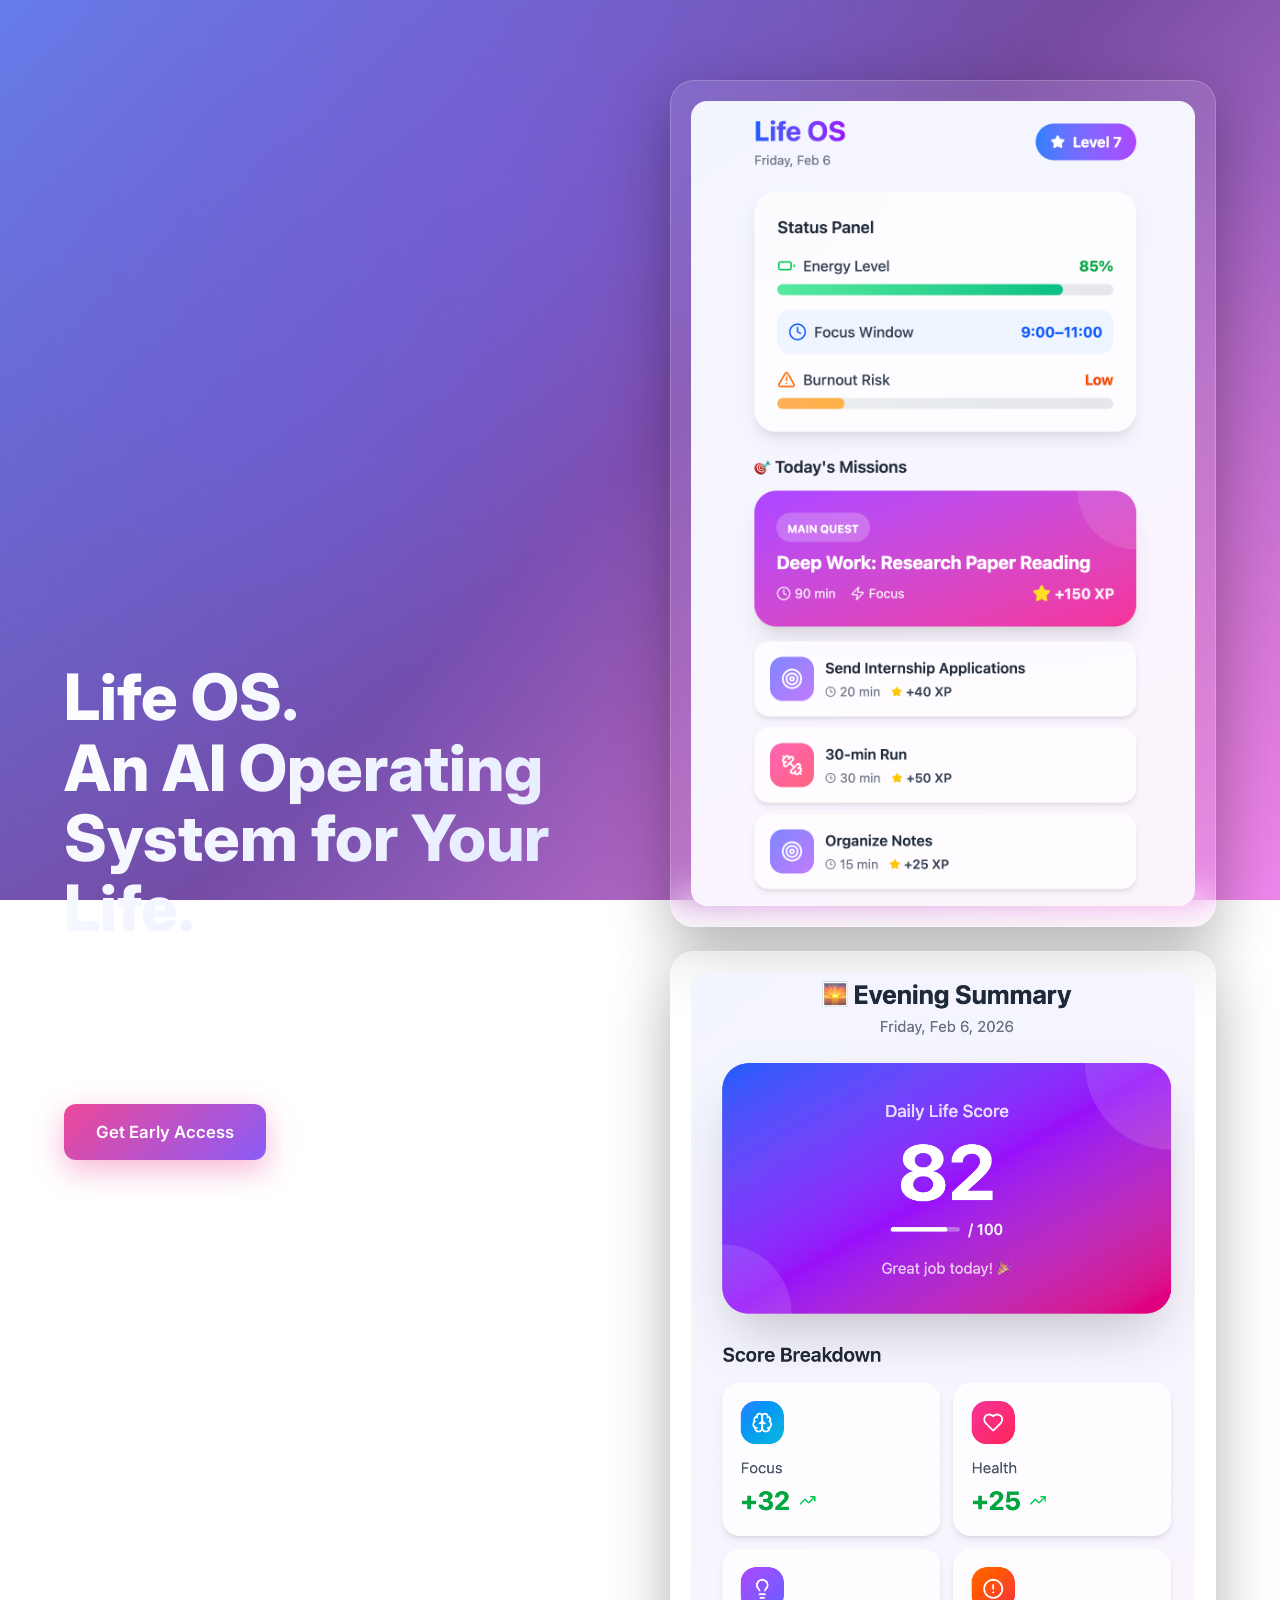
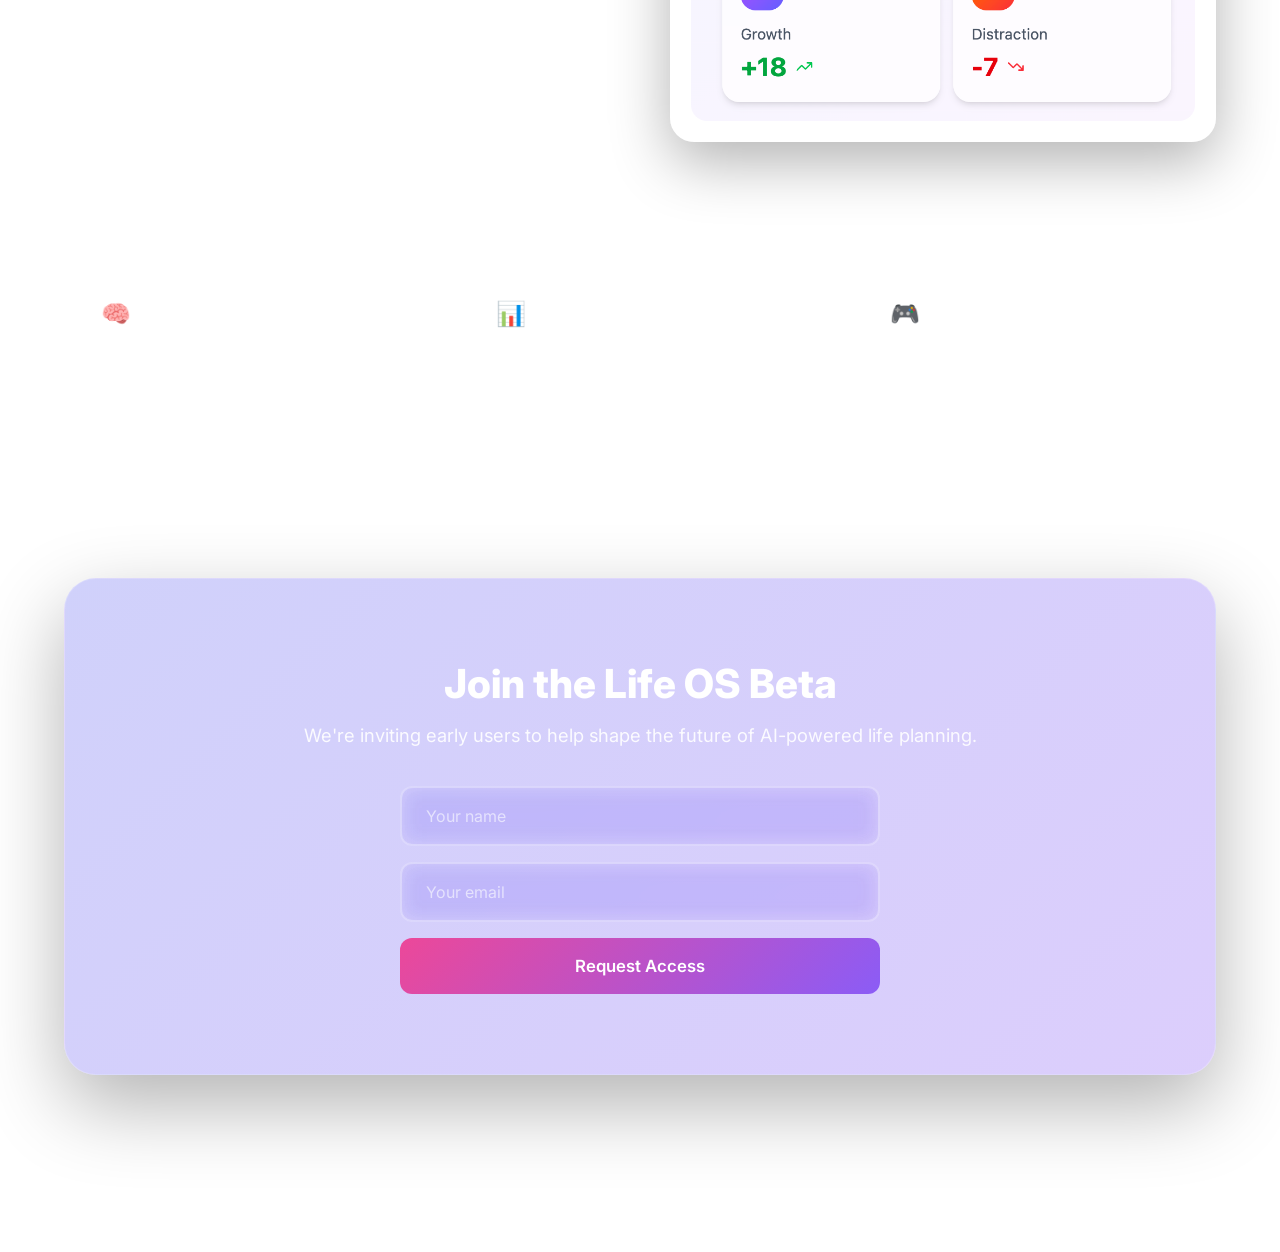
<file: index.html>
<!DOCTYPE html>
<html lang="en">

<head>
    <meta charset="UTF-8" />
    <title>Life OS — AI Life Operating System</title>
    <meta name="viewport" content="width=device-width, initial-scale=1.0" />
    <link rel="stylesheet" href="styles.css" />

    <style>
        :root {
            --primary: #6366f1;
            --primary-dark: #4f46e5;
            --accent: #ec4899;
            --bg: #0f0f23;
            --text: #ffffff;
            --muted: #a1a1aa;
            --card: #1a1a2e;
        }

        * {
            box-sizing: border-box;
            margin: 0;
            padding: 0;
        }

        body {
            font-family: 'Inter', -apple-system, BlinkMacSystemFont, "Segoe UI", Roboto, sans-serif;
            background: linear-gradient(135deg, #667eea 0%, #764ba2 50%, #f093fb 100%);
            background-attachment: fixed;
            color: var(--text);
            overflow-x: hidden;
        }

        /* Animated Background Mesh */
        .bg-mesh {
            position: fixed;
            top: 0;
            left: 0;
            width: 100%;
            height: 100%;
            background:
                radial-gradient(circle at 20% 50%, rgba(99, 102, 241, 0.3) 0%, transparent 50%),
                radial-gradient(circle at 80% 80%, rgba(236, 72, 153, 0.3) 0%, transparent 50%),
                radial-gradient(circle at 40% 20%, rgba(139, 92, 246, 0.3) 0%, transparent 50%);
            animation: float 20s ease-in-out infinite;
            z-index: -1;
        }

        .container {
            max-width: 1200px;
            margin: 0 auto;
            padding: 80px 24px;
            position: relative;
            z-index: 1;
        }

        /* HERO SECTION */
        .hero {
            display: grid;
            grid-template-columns: 1fr 1fr;
            gap: 60px;
            align-items: center;
            margin-bottom: 120px;
            animation: fadeInUp 0.8s ease;
        }

        .hero-content h1 {
            font-size: 4rem;
            line-height: 1.1;
            margin-bottom: 24px;
            font-weight: 800;
            background: linear-gradient(135deg, #ffffff 0%, #e0e7ff 100%);
            -webkit-background-clip: text;
            -webkit-text-fill-color: transparent;
            background-clip: text;
        }

        .hero-content p {
            font-size: 1.25rem;
            color: rgba(255, 255, 255, 0.9);
            margin-bottom: 40px;
            line-height: 1.6;
        }

        .cta {
            display: flex;
            gap: 16px;
            flex-wrap: wrap;
        }

        .btn-primary,
        .btn-secondary {
            padding: 16px 32px;
            font-size: 1.05rem;
            font-weight: 600;
            border-radius: 12px;
            cursor: pointer;
            border: none;
            font-family: 'Inter', sans-serif;
            position: relative;
            overflow: hidden;
            transition: all 0.3s ease;
        }

        .btn-primary {
            background: linear-gradient(135deg, #ec4899 0%, #8b5cf6 100%);
            color: white;
            box-shadow: 0 10px 30px rgba(236, 72, 153, 0.4);
        }

        .btn-primary:hover {
            transform: translateY(-2px);
            box-shadow: 0 15px 40px rgba(236, 72, 153, 0.6);
        }

        .btn-secondary {
            background: rgba(255, 255, 255, 0.1);
            backdrop-filter: blur(10px);
            border: 2px solid rgba(255, 255, 255, 0.3);
            color: white;
        }

        .btn-secondary:hover {
            background: rgba(255, 255, 255, 0.2);
            transform: translateY(-2px);
        }

        /* PREVIEW MOCKUPS */
        .preview-container {
            display: flex;
            flex-direction: column;
            gap: 24px;
        }

        .mockup-card {
            background: rgba(255, 255, 255, 0.1);
            backdrop-filter: blur(20px);
            border: 1px solid rgba(255, 255, 255, 0.2);
            border-radius: 24px;
            padding: 20px;
            box-shadow: 0 20px 60px rgba(0, 0, 0, 0.3);
            transition: all 0.4s ease;
            cursor: pointer;
            animation: fadeInUp 1s ease;
        }

        .mockup-card:hover {
            transform: translateY(-8px) scale(1.02);
            box-shadow: 0 30px 80px rgba(0, 0, 0, 0.4);
        }

        .mockup-card img {
            width: 100%;
            border-radius: 16px;
            display: block;
        }

        /* FEATURES */
        .features {
            display: grid;
            grid-template-columns: repeat(3, 1fr);
            gap: 32px;
            margin-bottom: 120px;
        }

        .feature {
            background: rgba(255, 255, 255, 0.1);
            backdrop-filter: blur(20px);
            border: 1px solid rgba(255, 255, 255, 0.2);
            border-radius: 20px;
            padding: 36px;
            transition: all 0.3s ease;
            animation: fadeInUp 1.2s ease;
        }

        .feature:hover {
            transform: translateY(-8px);
            background: rgba(255, 255, 255, 0.15);
            box-shadow: 0 20px 50px rgba(0, 0, 0, 0.3);
        }

        .feature h4 {
            font-size: 1.5rem;
            margin-bottom: 16px;
            font-weight: 700;
        }

        .feature p {
            color: rgba(255, 255, 255, 0.8);
            font-size: 1rem;
            line-height: 1.6;
        }

        /* SIGNUP */
        .signup {
            background: linear-gradient(135deg, rgba(99, 102, 241, 0.3), rgba(139, 92, 246, 0.3));
            backdrop-filter: blur(20px);
            border: 1px solid rgba(255, 255, 255, 0.2);
            border-radius: 32px;
            padding: 80px 48px;
            text-align: center;
            box-shadow: 0 30px 80px rgba(0, 0, 0, 0.3);
        }

        .signup h2 {
            font-size: 2.5rem;
            margin-bottom: 16px;
            font-weight: 800;
        }

        .signup p {
            font-size: 1.15rem;
            opacity: 0.9;
            margin-bottom: 40px;
        }

        form {
            max-width: 480px;
            margin: 0 auto;
            display: grid;
            gap: 16px;
        }

        input {
            padding: 18px 24px;
            border-radius: 12px;
            border: 2px solid rgba(255, 255, 255, 0.3);
            font-size: 1rem;
            font-family: 'Inter', sans-serif;
            background: rgba(255, 255, 255, 0.1);
            backdrop-filter: blur(10px);
            color: white;
            transition: all 0.3s ease;
        }

        input::placeholder {
            color: rgba(255, 255, 255, 0.6);
        }

        input:focus {
            outline: none;
            border-color: rgba(236, 72, 153, 0.8);
            background: rgba(255, 255, 255, 0.15);
        }

        .signup button {
            background: linear-gradient(135deg, #ec4899 0%, #8b5cf6 100%);
            color: white;
            border: none;
            padding: 18px 24px;
            font-size: 1.05rem;
            font-weight: 600;
            border-radius: 12px;
            cursor: pointer;
            transition: all 0.3s ease;
            font-family: 'Inter', sans-serif;
        }

        .signup button:hover {
            transform: translateY(-2px);
            box-shadow: 0 15px 40px rgba(236, 72, 153, 0.5);
        }

        .signup button:disabled {
            opacity: 0.6;
            cursor: not-allowed;
        }

        footer {
            margin-top: 80px;
            text-align: center;
            font-size: 0.9rem;
            color: rgba(255, 255, 255, 0.6);
        }

        /* RESPONSIVE */
        @media (max-width: 900px) {
            .hero {
                grid-template-columns: 1fr;
            }

            .features {
                grid-template-columns: 1fr;
            }

            .hero-content h1 {
                font-size: 2.5rem;
            }
        }
    </style>
</head>

<body>
    <div class="bg-mesh"></div>

    <div class="container">
        <!-- HERO -->
        <section class="hero">
            <div class="hero-content">
                <h1>Life OS.<br>An AI Operating System for Your Life.</h1>
                <p>
                    Life OS plans your day intelligently and reflects on it at night —
                    so your time, energy, and effort actually compound into growth.
                </p>
                <div class="cta">
                    <button class="btn-primary" onclick="handleEarlyAccess()">Get Early Access</button>
                    <button class="btn-secondary" onclick="scrollToFeatures()">See How It Works</button>
                </div>
            </div>

            <div class="preview-container">
                <div class="mockup-card floating">
                    <img src="img/image.png" alt="Life OS Daily Planning Interface" />
                </div>
                <div class="mockup-card floating" style="animation-delay: 0.5s;">
                    <img src="img/image2.png" alt="Life OS Evening Summary" />
                </div>
            </div>
        </section>

        <!-- FEATURES -->
        <section class="features" id="features">
            <div class="feature">
                <h4>🧠 AI Planning</h4>
                <p>
                    Dump your goals and tasks. Life OS automatically schedules them
                    based on energy, priority, and deadlines.
                </p>
            </div>

            <div class="feature">
                <h4>📊 Daily Reflection</h4>
                <p>
                    Every night, Life OS summarizes your day and highlights what truly
                    moved your life forward.
                </p>
            </div>

            <div class="feature">
                <h4>🎮 Game-like Growth</h4>
                <p>
                    Track life score, XP, streaks, and achievements — turning consistency
                    into visible progress.
                </p>
            </div>
        </section>

        <!-- SIGNUP -->
        <section class="signup">
            <h2>Join the Life OS Beta</h2>
            <p>
                We're inviting early users to help shape the future of AI-powered life planning.
            </p>

            <form onsubmit="handleFormSubmit(event)">
                <input type="text" id="name" placeholder="Your name" required />
                <input type="email" id="email" placeholder="Your email" required />
                <button type="submit" id="submitBtn">Request Access</button>
            </form>
        </section>

        <footer>
            © 2026 Life OS · Early prototype · Built for learning & experimentation
        </footer>
    </div>

    <script>
        function showToast(message, type = 'success') {
            const toast = document.createElement('div');
            toast.className = `toast ${type}`;
            toast.innerHTML = `
                <span class="toast-icon">${type === 'success' ? '✅' : 'ℹ️'}</span>
                <span class="toast-message">${message}</span>
            `;
            document.body.appendChild(toast);

            setTimeout(() => {
                toast.style.animation = 'slideInRight 0.3s ease reverse';
                setTimeout(() => toast.remove(), 300);
            }, 3000);
        }

        function handleEarlyAccess() {
            showToast('Scroll down to join the beta!', 'info');
            setTimeout(() => {
                document.querySelector('.signup').scrollIntoView({ behavior: 'smooth' });
            }, 500);
        }

        function scrollToFeatures() {
            const features = document.getElementById('features');
            features.scrollIntoView({ behavior: 'smooth' });

            setTimeout(() => {
                features.style.animation = 'pulse 0.5s ease';
            }, 500);
        }

        function handleFormSubmit(event) {
            event.preventDefault();

            const btn = document.getElementById('submitBtn');
            const originalText = btn.textContent;

            btn.disabled = true;
            btn.innerHTML = '<span class="spinner"></span> Submitting...';

            setTimeout(() => {
                btn.disabled = false;
                btn.textContent = originalText;

                showToast('🎉 Welcome to Life OS! Check your email for next steps.', 'success');

                document.getElementById('name').value = '';
                document.getElementById('email').value = '';
            }, 1500);
        }
    </script>
</body>

</html>
</file>
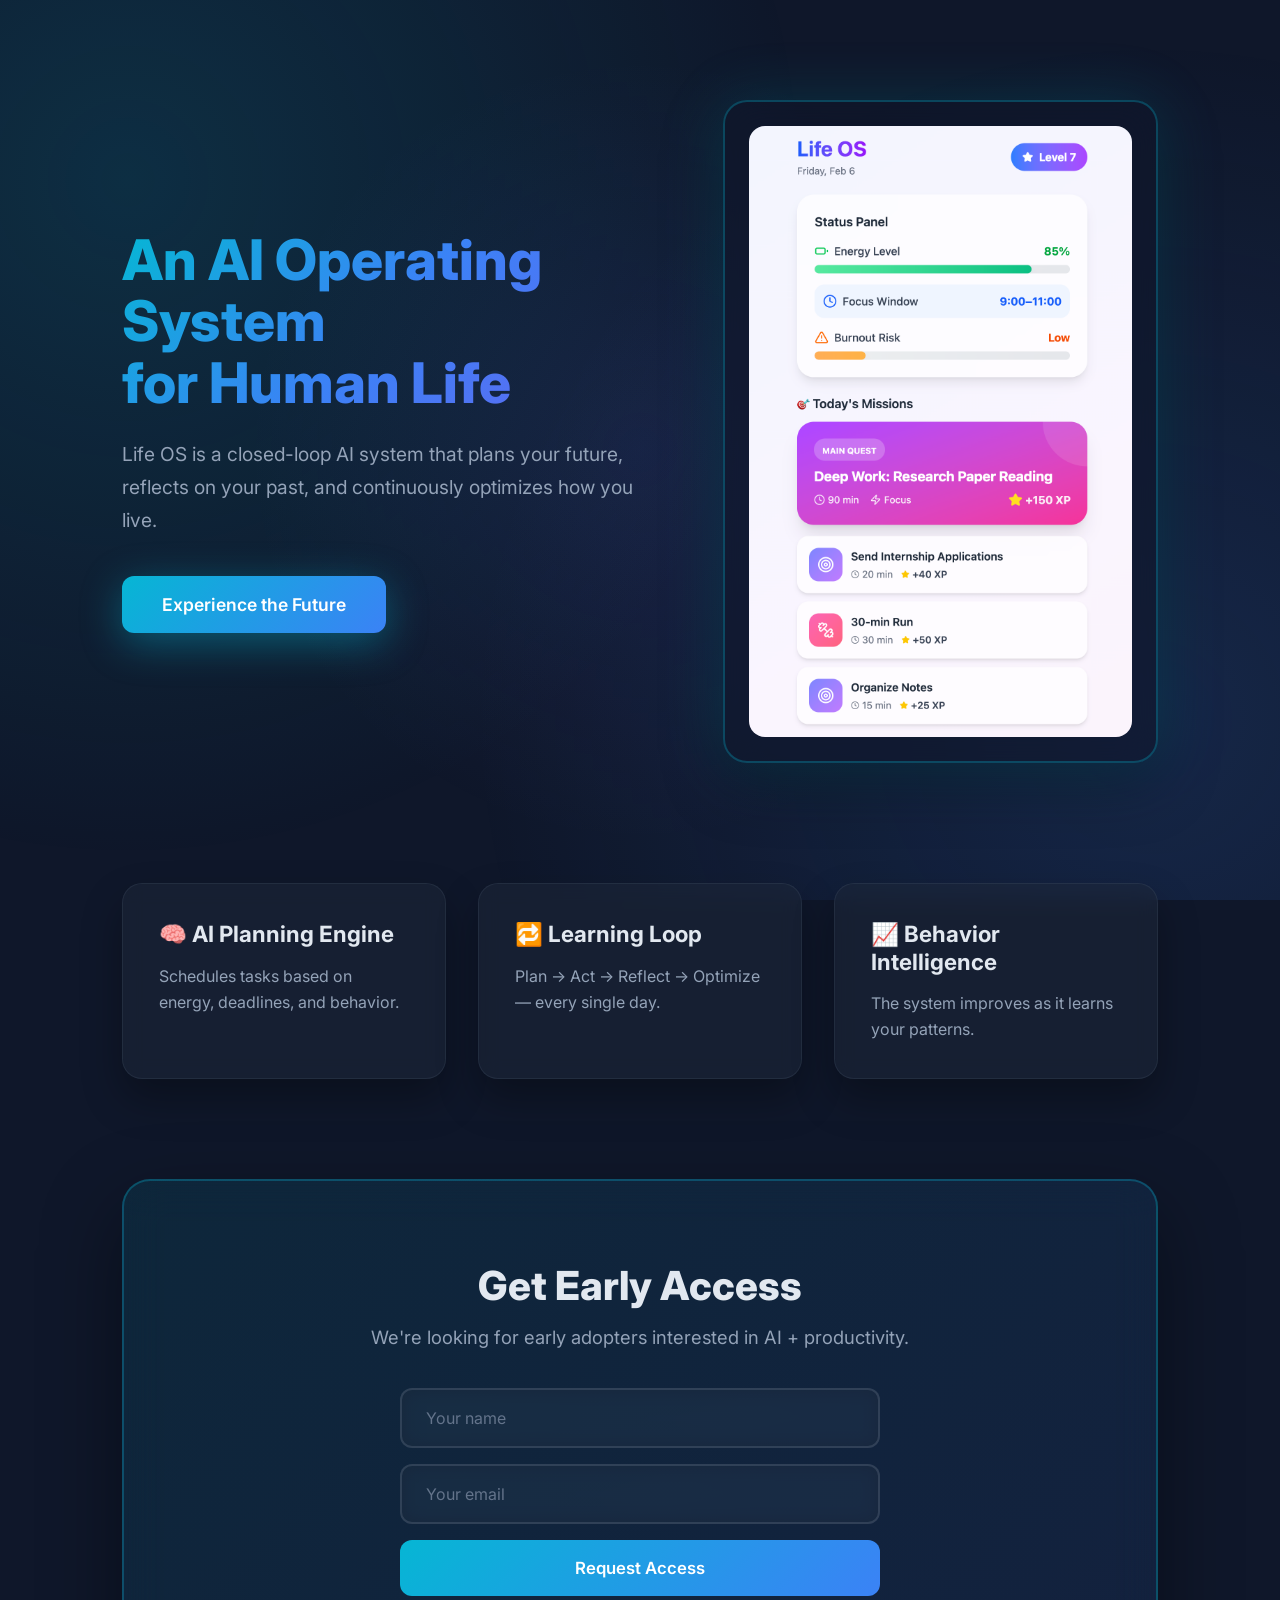
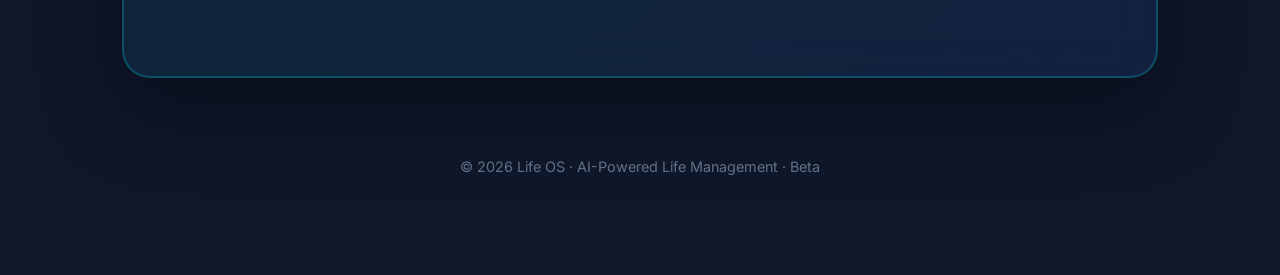
<file: ai.html>
<!DOCTYPE html>
<html lang="en">

<head>
    <meta charset="UTF-8" />
    <title>Life OS — AI Life Operating System</title>
    <meta name="viewport" content="width=device-width, initial-scale=1.0" />
    <link rel="stylesheet" href="styles.css" />

    <style>
        * {
            box-sizing: border-box;
            margin: 0;
            padding: 0;
        }

        body {
            font-family: 'Inter', -apple-system, BlinkMacSystemFont, "Segoe UI", Roboto, sans-serif;
            background: #0f172a;
            color: #e2e8f0;
            overflow-x: hidden;
        }

        /* Neural Network Background */
        .neural-bg {
            position: fixed;
            top: 0;
            left: 0;
            width: 100%;
            height: 100%;
            background:
                radial-gradient(circle at 10% 20%, rgba(6, 182, 212, 0.15) 0%, transparent 50%),
                radial-gradient(circle at 90% 80%, rgba(59, 130, 246, 0.15) 0%, transparent 50%),
                radial-gradient(circle at 50% 50%, rgba(99, 102, 241, 0.1) 0%, transparent 50%);
            z-index: -1;
        }

        .container {
            max-width: 1100px;
            margin: 0 auto;
            padding: 100px 32px;
        }

        /* HERO */
        .hero {
            display: grid;
            grid-template-columns: 1.2fr 1fr;
            gap: 80px;
            align-items: center;
            margin-bottom: 120px;
            animation: fadeInUp 0.8s ease;
        }

        h1 {
            font-size: 3.5rem;
            line-height: 1.1;
            margin-bottom: 24px;
            font-weight: 800;
            background: linear-gradient(135deg, #06b6d4 0%, #3b82f6 50%, #6366f1 100%);
            -webkit-background-clip: text;
            -webkit-text-fill-color: transparent;
            background-clip: text;
        }

        .hero p {
            max-width: 600px;
            color: #94a3b8;
            font-size: 1.2rem;
            line-height: 1.7;
            margin-bottom: 40px;
        }

        .cta-btn {
            background: linear-gradient(135deg, #06b6d4 0%, #3b82f6 100%);
            color: white;
            border: none;
            padding: 18px 40px;
            font-size: 1.1rem;
            font-weight: 600;
            border-radius: 12px;
            cursor: pointer;
            font-family: 'Inter', sans-serif;
            box-shadow: 0 10px 40px rgba(6, 182, 212, 0.4);
            transition: all 0.3s ease;
            position: relative;
            overflow: hidden;
        }

        .cta-btn:hover {
            transform: translateY(-3px);
            box-shadow: 0 15px 50px rgba(6, 182, 212, 0.6);
        }

        .cta-btn:active {
            transform: scale(0.98);
        }

        /* AI Mockup */
        .ai-mockup {
            background: rgba(15, 23, 42, 0.6);
            backdrop-filter: blur(20px);
            border: 2px solid rgba(6, 182, 212, 0.3);
            border-radius: 24px;
            padding: 24px;
            box-shadow:
                0 0 60px rgba(6, 182, 212, 0.2),
                0 20px 60px rgba(0, 0, 0, 0.4);
            animation: glow 3s ease-in-out infinite, fadeInUp 1s ease;
            transition: all 0.4s ease;
        }

        .ai-mockup:hover {
            transform: translateY(-10px) scale(1.02);
            border-color: rgba(6, 182, 212, 0.6);
            box-shadow:
                0 0 80px rgba(6, 182, 212, 0.4),
                0 30px 80px rgba(0, 0, 0, 0.5);
        }

        .ai-mockup img {
            width: 100%;
            border-radius: 16px;
            display: block;
        }

        /* FEATURES */
        .features {
            display: grid;
            grid-template-columns: repeat(3, 1fr);
            gap: 32px;
            margin: 100px 0;
        }

        .card {
            background: rgba(30, 41, 59, 0.5);
            backdrop-filter: blur(10px);
            padding: 36px;
            border-radius: 20px;
            border: 1px solid rgba(148, 163, 184, 0.1);
            box-shadow: 0 20px 40px rgba(0, 0, 0, 0.3);
            transition: all 0.4s ease;
            position: relative;
            overflow: hidden;
        }

        .card::before {
            content: '';
            position: absolute;
            top: 0;
            left: 0;
            width: 100%;
            height: 2px;
            background: linear-gradient(90deg, transparent, #06b6d4, transparent);
            opacity: 0;
            transition: opacity 0.4s ease;
        }

        .card:hover {
            transform: translateY(-8px);
            border-color: rgba(6, 182, 212, 0.4);
            box-shadow:
                0 0 40px rgba(6, 182, 212, 0.2),
                0 25px 50px rgba(0, 0, 0, 0.4);
        }

        .card:hover::before {
            opacity: 1;
        }

        .card h3 {
            font-size: 1.4rem;
            margin-bottom: 16px;
            color: #e2e8f0;
            font-weight: 700;
        }

        .card p {
            color: #94a3b8;
            font-size: 1rem;
            line-height: 1.6;
        }

        /* SIGNUP */
        .signup {
            background: linear-gradient(135deg, rgba(6, 182, 212, 0.1), rgba(59, 130, 246, 0.1));
            backdrop-filter: blur(20px);
            border: 2px solid rgba(6, 182, 212, 0.3);
            border-radius: 28px;
            padding: 80px 48px;
            text-align: center;
            box-shadow: 0 30px 80px rgba(0, 0, 0, 0.4);
        }

        .signup h2 {
            font-size: 2.5rem;
            margin-bottom: 16px;
            font-weight: 800;
            color: #e2e8f0;
        }

        .signup p {
            font-size: 1.15rem;
            color: #94a3b8;
            margin-bottom: 40px;
        }

        form {
            max-width: 480px;
            margin: 0 auto;
            display: grid;
            gap: 16px;
        }

        input {
            width: 100%;
            padding: 18px 24px;
            border-radius: 12px;
            border: 2px solid rgba(148, 163, 184, 0.2);
            font-size: 1rem;
            font-family: 'Inter', sans-serif;
            background: rgba(30, 41, 59, 0.5);
            backdrop-filter: blur(10px);
            color: #e2e8f0;
            transition: all 0.3s ease;
        }

        input::placeholder {
            color: #64748b;
        }

        input:focus {
            outline: none;
            border-color: #06b6d4;
            background: rgba(30, 41, 59, 0.7);
            box-shadow: 0 0 20px rgba(6, 182, 212, 0.2);
        }

        .signup button {
            background: linear-gradient(135deg, #06b6d4 0%, #3b82f6 100%);
            color: white;
            border: none;
            padding: 18px 24px;
            font-size: 1.05rem;
            font-weight: 600;
            border-radius: 12px;
            cursor: pointer;
            transition: all 0.3s ease;
            font-family: 'Inter', sans-serif;
        }

        .signup button:hover {
            transform: translateY(-2px);
            box-shadow: 0 15px 40px rgba(6, 182, 212, 0.4);
        }

        .signup button:disabled {
            opacity: 0.5;
            cursor: not-allowed;
        }

        footer {
            margin-top: 80px;
            text-align: center;
            font-size: 0.9rem;
            color: #64748b;
        }

        /* RESPONSIVE */
        @media (max-width: 900px) {
            .hero {
                grid-template-columns: 1fr;
                gap: 40px;
            }

            .features {
                grid-template-columns: 1fr;
            }

            h1 {
                font-size: 2.5rem;
            }
        }
    </style>
</head>

<body>
    <div class="neural-bg"></div>

    <div class="container">
        <section class="hero">
            <div>
                <h1>An AI Operating System<br>for Human Life</h1>
                <p>
                    Life OS is a closed-loop AI system that plans your future,
                    reflects on your past, and continuously optimizes how you live.
                </p>
                <button class="cta-btn" onclick="handleCTA()">Experience the Future</button>
            </div>

            <div class="ai-mockup">
                <img src="img/image.png" alt="AI Planning Interface" />
            </div>
        </section>

        <section class="features">
            <div class="card">
                <h3>🧠 AI Planning Engine</h3>
                <p>Schedules tasks based on energy, deadlines, and behavior.</p>
            </div>
            <div class="card">
                <h3>🔁 Learning Loop</h3>
                <p>Plan → Act → Reflect → Optimize — every single day.</p>
            </div>
            <div class="card">
                <h3>📈 Behavior Intelligence</h3>
                <p>The system improves as it learns your patterns.</p>
            </div>
        </section>

        <section class="signup">
            <h2>Get Early Access</h2>
            <p>We're looking for early adopters interested in AI + productivity.</p>
            <form onsubmit="handleSubmit(event)">
                <input type="text" id="name" placeholder="Your name" required />
                <input type="email" id="email" placeholder="Your email" required />
                <button type="submit" id="submitBtn">Request Access</button>
            </form>
        </section>

        <footer>
            © 2026 Life OS · AI-Powered Life Management · Beta
        </footer>
    </div>

    <script>
        function showToast(message, type = 'success') {
            const toast = document.createElement('div');
            toast.className = `toast ${type}`;
            toast.innerHTML = `
                <span class="toast-icon">${type === 'success' ? '✅' : '🤖'}</span>
                <span class="toast-message">${message}</span>
            `;
            document.body.appendChild(toast);

            setTimeout(() => {
                toast.style.animation = 'slideInRight 0.3s ease reverse';
                setTimeout(() => toast.remove(), 300);
            }, 3500);
        }

        function handleCTA() {
            showToast('AI is analyzing your potential...', 'info');
            setTimeout(() => {
                document.querySelector('.signup').scrollIntoView({ behavior: 'smooth' });
            }, 800);
        }

        function handleSubmit(event) {
            event.preventDefault();

            const btn = document.getElementById('submitBtn');
            const originalText = btn.textContent;

            btn.disabled = true;
            btn.innerHTML = '<span class="spinner"></span> Processing...';

            setTimeout(() => {
                btn.disabled = false;
                btn.textContent = originalText;

                showToast('🚀 AI access granted! Welcome to the future.', 'success');

                document.getElementById('name').value = '';
                document.getElementById('email').value = '';
            }, 2000);
        }
    </script>
</body>

</html>
</file>
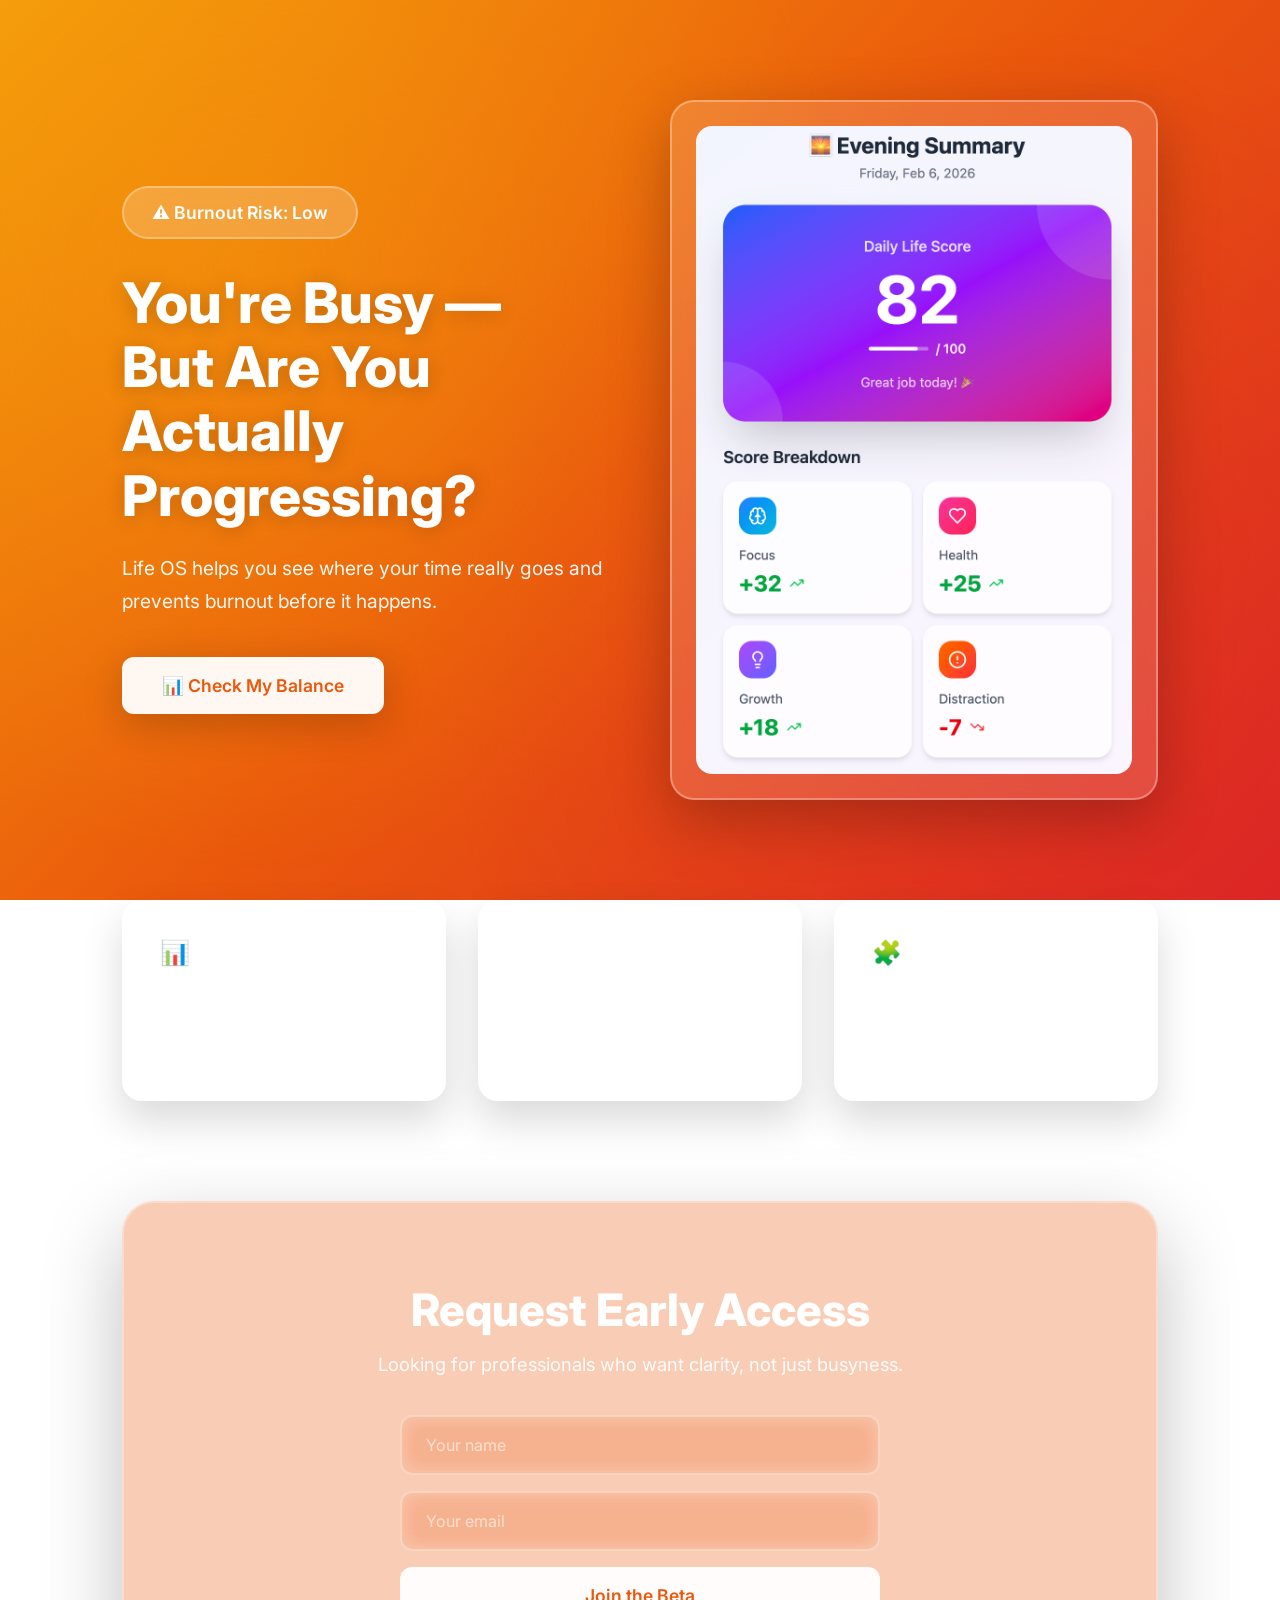
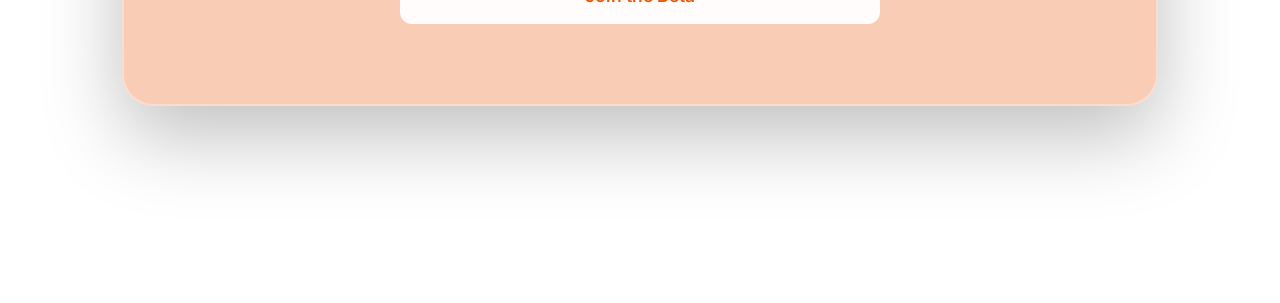
<file: burnout.html>
<!DOCTYPE html>
<html lang="en">

<head>
    <meta charset="UTF-8" />
    <title>Life OS — Prevent Burnout</title>
    <meta name="viewport" content="width=device-width, initial-scale=1.0" />
    <link rel="stylesheet" href="styles.css" />

    <style>
        * {
            box-sizing: border-box;
            margin: 0;
            padding: 0;
        }

        body {
            font-family: 'Inter', -apple-system, BlinkMacSystemFont, "Segoe UI", Roboto, sans-serif;
            background: linear-gradient(135deg, #f59e0b 0%, #ea580c 50%, #dc2626 100%);
            background-attachment: fixed;
            color: #ffffff;
            overflow-x: hidden;
        }

        /* Sunset Background */
        .sunset-bg {
            position: fixed;
            top: 0;
            left: 0;
            width: 100%;
            height: 100%;
            background:
                radial-gradient(circle at 20% 30%, rgba(245, 158, 11, 0.4) 0%, transparent 50%),
                radial-gradient(circle at 80% 70%, rgba(220, 38, 38, 0.3) 0%, transparent 50%);
            animation: float 18s ease-in-out infinite;
            z-index: -1;
        }

        .container {
            max-width: 1100px;
            margin: 0 auto;
            padding: 100px 32px;
        }

        /* HERO */
        .hero {
            display: grid;
            grid-template-columns: 1fr 1fr;
            gap: 60px;
            align-items: center;
            margin-bottom: 100px;
            animation: fadeInUp 0.8s ease;
        }

        h1 {
            font-size: 3.5rem;
            line-height: 1.15;
            margin-bottom: 24px;
            font-weight: 800;
            text-shadow: 0 2px 20px rgba(0, 0, 0, 0.2);
        }

        .hero p {
            max-width: 580px;
            font-size: 1.2rem;
            line-height: 1.7;
            margin-bottom: 40px;
            color: rgba(255, 255, 255, 0.95);
        }

        .burnout-meter {
            display: inline-flex;
            align-items: center;
            gap: 12px;
            background: rgba(255, 255, 255, 0.2);
            backdrop-filter: blur(10px);
            padding: 14px 28px;
            border-radius: 50px;
            font-size: 1.1rem;
            font-weight: 600;
            margin-bottom: 32px;
            border: 2px solid rgba(255, 255, 255, 0.3);
        }

        .wellness-btn {
            background: rgba(255, 255, 255, 0.95);
            color: #ea580c;
            border: none;
            padding: 18px 40px;
            font-size: 1.1rem;
            font-weight: 600;
            border-radius: 12px;
            cursor: pointer;
            font-family: 'Inter', sans-serif;
            box-shadow: 0 10px 40px rgba(0, 0, 0, 0.2);
            transition: all 0.3s ease;
        }

        .wellness-btn:hover {
            transform: translateY(-3px);
            box-shadow: 0 15px 50px rgba(0, 0, 0, 0.3);
            background: white;
        }

        .wellness-btn:active {
            transform: scale(0.98);
        }

        /* Burnout Mockup */
        .burnout-mockup {
            background: rgba(255, 255, 255, 0.15);
            backdrop-filter: blur(20px);
            border: 2px solid rgba(255, 255, 255, 0.3);
            border-radius: 24px;
            padding: 24px;
            box-shadow: 0 20px 60px rgba(0, 0, 0, 0.25);
            transition: all 0.5s ease;
            animation: float 5s ease-in-out infinite;
        }

        .burnout-mockup:hover {
            transform: translateY(-10px) scale(1.02);
            box-shadow: 0 30px 80px rgba(0, 0, 0, 0.35);
        }

        .burnout-mockup img {
            width: 100%;
            border-radius: 16px;
            display: block;
        }

        /* FEATURES */
        .features {
            display: grid;
            grid-template-columns: repeat(3, 1fr);
            gap: 32px;
            margin: 100px 0;
        }

        .card {
            background: rgba(255, 255, 255, 0.15);
            backdrop-filter: blur(20px);
            padding: 36px;
            border-radius: 20px;
            border: 2px solid rgba(255, 255, 255, 0.25);
            box-shadow: 0 20px 40px rgba(0, 0, 0, 0.15);
            transition: all 0.4s ease;
        }

        .card:hover {
            transform: translateY(-8px) scale(1.02);
            background: rgba(255, 255, 255, 0.2);
            box-shadow: 0 25px 60px rgba(0, 0, 0, 0.25);
        }

        .card h3 {
            font-size: 1.5rem;
            margin-bottom: 16px;
            font-weight: 700;
        }

        .card p {
            color: rgba(255, 255, 255, 0.9);
            font-size: 1rem;
            line-height: 1.6;
        }

        /* SIGNUP */
        .signup {
            background: rgba(234, 88, 12, 0.3);
            backdrop-filter: blur(20px);
            border: 2px solid rgba(255, 255, 255, 0.3);
            border-radius: 32px;
            padding: 80px 48px;
            text-align: center;
            box-shadow: 0 30px 80px rgba(0, 0, 0, 0.25);
        }

        .signup h2 {
            font-size: 2.8rem;
            margin-bottom: 16px;
            font-weight: 800;
        }

        .signup p {
            font-size: 1.15rem;
            margin-bottom: 40px;
            color: rgba(255, 255, 255, 0.95);
        }

        form {
            max-width: 480px;
            margin: 0 auto;
            display: grid;
            gap: 16px;
        }

        input {
            width: 100%;
            padding: 18px 24px;
            border-radius: 12px;
            border: 2px solid rgba(255, 255, 255, 0.3);
            font-size: 1rem;
            font-family: 'Inter', sans-serif;
            background: rgba(255, 255, 255, 0.1);
            backdrop-filter: blur(10px);
            color: white;
            transition: all 0.3s ease;
        }

        input::placeholder {
            color: rgba(255, 255, 255, 0.6);
        }

        input:focus {
            outline: none;
            border-color: rgba(255, 255, 255, 0.6);
            background: rgba(255, 255, 255, 0.15);
            box-shadow: 0 0 20px rgba(255, 255, 255, 0.2);
        }

        .signup button {
            background: rgba(255, 255, 255, 0.95);
            color: #ea580c;
            border: none;
            padding: 18px 24px;
            font-size: 1.1rem;
            font-weight: 600;
            border-radius: 12px;
            cursor: pointer;
            transition: all 0.3s ease;
            font-family: 'Inter', sans-serif;
        }

        .signup button:hover {
            transform: translateY(-2px);
            box-shadow: 0 15px 40px rgba(0, 0, 0, 0.3);
            background: white;
        }

        .signup button:disabled {
            opacity: 0.6;
            cursor: not-allowed;
        }

        footer {
            margin-top: 80px;
            text-align: center;
            font-size: 0.9rem;
            color: rgba(255, 255, 255, 0.7);
        }

        /* Wave Animation */
        .wave-animation {
            position: fixed;
            bottom: 0;
            left: 0;
            width: 100%;
            height: 200px;
            background: linear-gradient(180deg, transparent, rgba(255, 255, 255, 0.1));
            animation: wave 4s ease-in-out;
            z-index: 1000;
            pointer-events: none;
        }

        @keyframes wave {
            0% {
                transform: translateY(100%);
                opacity: 0;
            }

            50% {
                opacity: 1;
            }

            100% {
                transform: translateY(-100%);
                opacity: 0;
            }
        }

        /* RESPONSIVE */
        @media (max-width: 900px) {
            .hero {
                grid-template-columns: 1fr;
            }

            .features {
                grid-template-columns: 1fr;
            }

            h1 {
                font-size: 2.5rem;
            }
        }
    </style>
</head>

<body>
    <div class="sunset-bg"></div>

    <div class="container">
        <section class="hero">
            <div>
                <div class="burnout-meter">
                    ⚠️ Burnout Risk: Low
                </div>
                <h1>You're Busy —<br>But Are You Actually Progressing?</h1>
                <p>
                    Life OS helps you see where your time really goes and prevents burnout
                    before it happens.
                </p>
                <button class="wellness-btn" onclick="checkWellness()">📊 Check My Balance</button>
            </div>

            <div class="burnout-mockup">
                <img src="img/image2.png" alt="Daily Life Score Breakdown" />
            </div>
        </section>

        <section class="features">
            <div class="card">
                <h3>📊 Daily Life Summary</h3>
                <p>AI shows what truly moved your life forward each day.</p>
            </div>
            <div class="card">
                <h3>⚠️ Burnout Detection</h3>
                <p>Spot overload patterns before they become exhaustion.</p>
            </div>
            <div class="card">
                <h3>🧩 Smarter Workload</h3>
                <p>Your schedule adapts automatically when days get heavy.</p>
            </div>
        </section>

        <section class="signup">
            <h2>Request Early Access</h2>
            <p>Looking for professionals who want clarity, not just busyness.</p>
            <form onsubmit="handleSubmit(event)">
                <input type="text" id="name" placeholder="Your name" required />
                <input type="email" id="email" placeholder="Your email" required />
                <button type="submit" id="submitBtn">Join the Beta</button>
            </form>
        </section>

        <footer>
            © 2026 Life OS · Balance & Clarity · Beta
        </footer>
    </div>

    <script>
        function showToast(message, type = 'success') {
            const toast = document.createElement('div');
            toast.className = `toast ${type}`;
            toast.innerHTML = `
                <span class="toast-icon">${type === 'success' ? '✅' : '🌅'}</span>
                <span class="toast-message">${message}</span>
            `;
            document.body.appendChild(toast);

            setTimeout(() => {
                toast.style.animation = 'slideInRight 0.3s ease reverse';
                setTimeout(() => toast.remove(), 300);
            }, 3500);
        }

        function checkWellness() {
            const wave = document.createElement('div');
            wave.className = 'wave-animation';
            document.body.appendChild(wave);

            setTimeout(() => {
                wave.remove();
                showToast('Your wellness score looks good! Stay balanced.', 'info');
                setTimeout(() => {
                    document.querySelector('.signup').scrollIntoView({ behavior: 'smooth' });
                }, 800);
            }, 2000);
        }

        function handleSubmit(event) {
            event.preventDefault();

            const btn = document.getElementById('submitBtn');
            const originalText = btn.textContent;

            btn.disabled = true;
            btn.innerHTML = '<span class="spinner"></span> Processing...';

            setTimeout(() => {
                btn.disabled = false;
                btn.textContent = originalText;

                const wave = document.createElement('div');
                wave.className = 'wave-animation';
                document.body.appendChild(wave);

                setTimeout(() => {
                    wave.remove();
                    showToast('🌟 Welcome! Your journey to balance begins.', 'success');
                }, 1000);

                document.getElementById('name').value = '';
                document.getElementById('email').value = '';
            }, 1500);
        }
    </script>
</body>

</html>
</file>
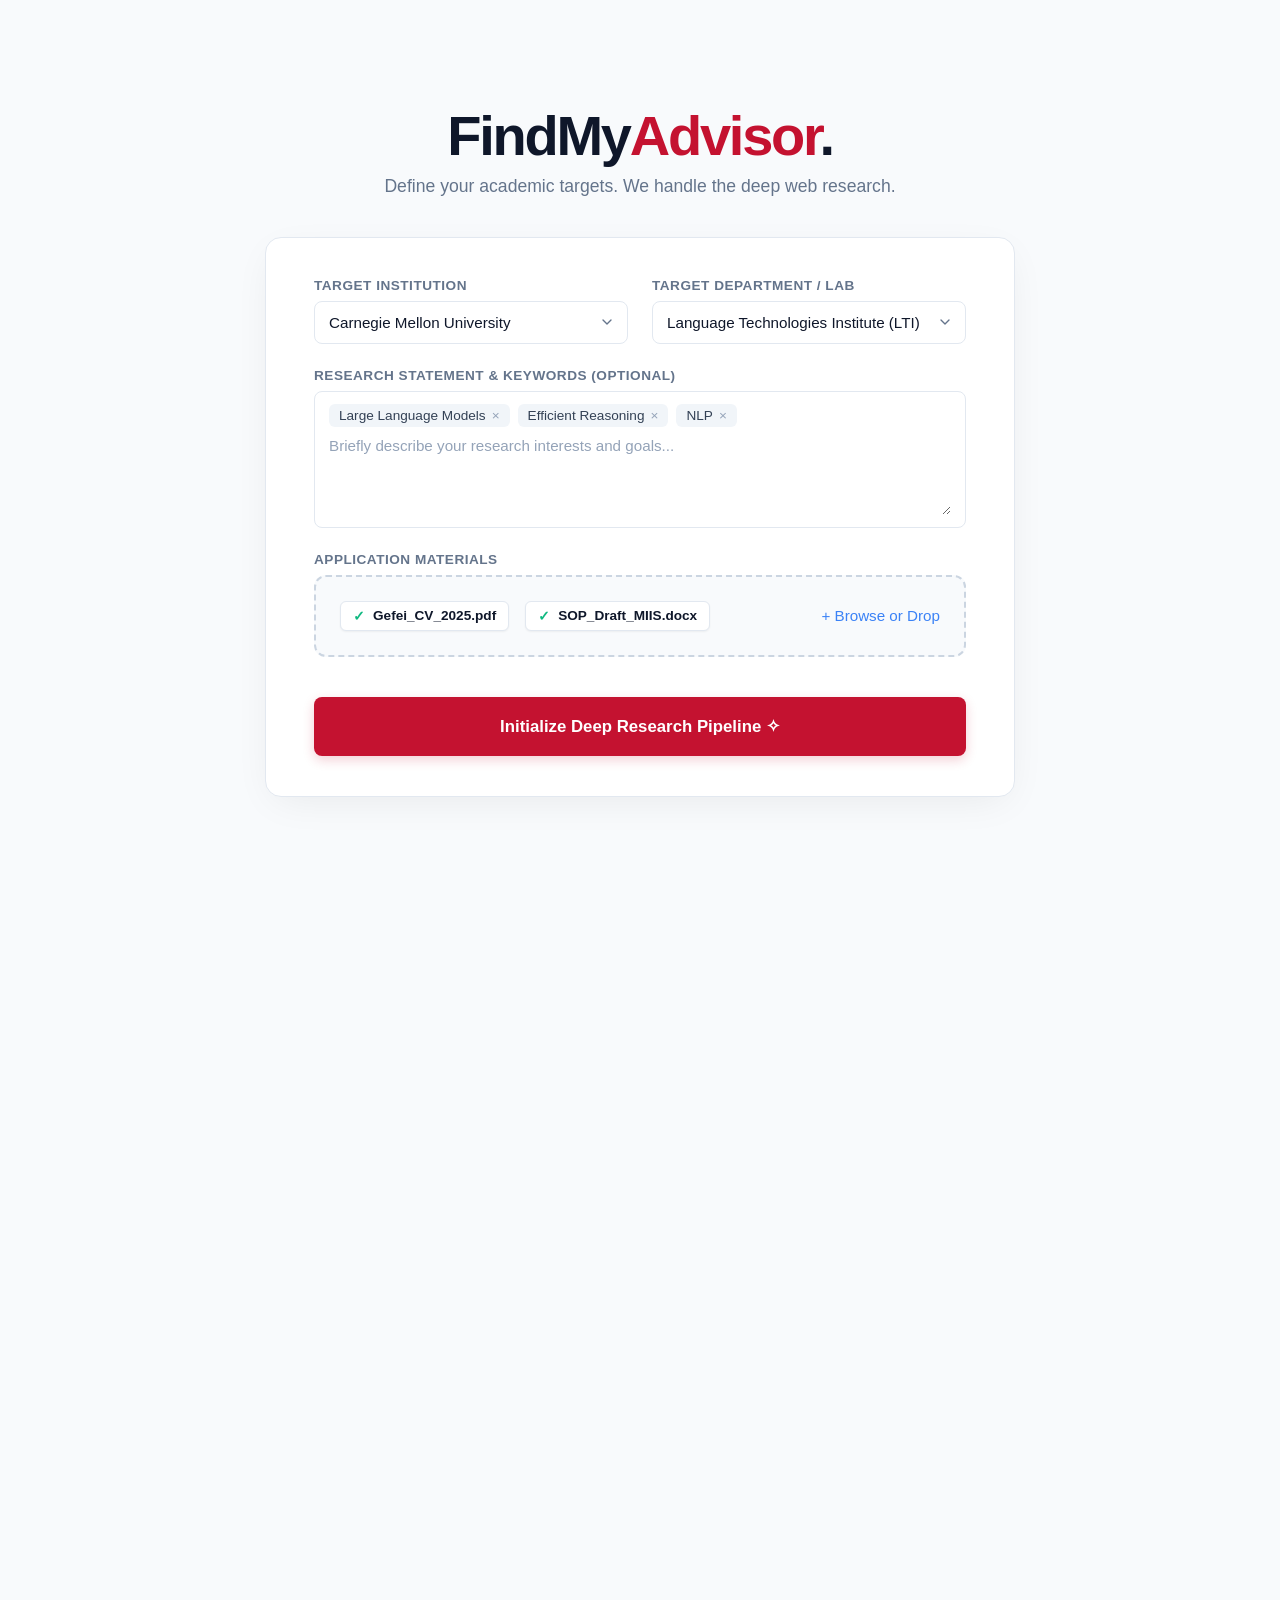
<file: find.html>
<!DOCTYPE html>
<html lang="en">

<head>
    <meta charset="UTF-8">
    <meta name="viewport" content="width=device-width, initial-scale=1.0">
    <title>FindMyAdvisor - Unified Input UI</title>
    <style>
        /* ================= Design System ================= */
        :root {
            --cmu-red: #C41230;
            --bg-color: #F8FAFC;
            --surface: #FFFFFF;
            --text-main: #0F172A;
            --text-muted: #64748B;
            --border: #E2E8F0;
            --success: #10B981;
            --accent-blue: #3B82F6;
        }

        * {
            box-sizing: border-box;
            margin: 0;
            padding: 0;
            font-family: 'Inter', -apple-system, BlinkMacSystemFont, sans-serif;
        }

        body {
            background-color: var(--bg-color);
            color: var(--text-main);
            height: 100vh;
            overflow: hidden;
        }

        .stage {
            display: none;
            width: 100vw;
            height: 100vh;
            opacity: 0;
            transition: opacity 0.5s ease;
        }

        .stage.active {
            display: flex;
            opacity: 1;
        }

        /* ================= STAGE 1: STRUCTURED INPUT ================= */
        #input-stage {
            flex-direction: column;
            align-items: center;
            justify-content: center;
            background: var(--bg-color);
        }

        .hero-text {
            font-size: 3.5rem;
            font-weight: 800;
            margin-bottom: 0.5rem;
            letter-spacing: -0.04em;
        }

        .hero-text span {
            color: var(--cmu-red);
        }

        .sub-text {
            color: var(--text-muted);
            font-size: 1.1rem;
            margin-bottom: 2.5rem;
        }

        .input-card {
            background: var(--surface);
            border: 1px solid var(--border);
            border-radius: 16px;
            padding: 2.5rem 3rem;
            width: 750px;
            box-shadow: 0 10px 40px -10px rgba(0, 0, 0, 0.08);
        }

        .form-row {
            display: flex;
            gap: 1.5rem;
            margin-bottom: 1.5rem;
        }

        .form-group {
            flex: 1;
            display: flex;
            flex-direction: column;
            text-align: left;
        }

        .form-label {
            font-size: 0.85rem;
            font-weight: 600;
            color: var(--text-muted);
            margin-bottom: 8px;
            text-transform: uppercase;
            letter-spacing: 0.5px;
        }

        .form-control {
            width: 100%;
            padding: 12px 14px;
            border: 1px solid var(--border);
            border-radius: 8px;
            background: white;
            color: var(--text-main);
            font-size: 0.95rem;
            transition: all 0.2s ease;
            appearance: none;
        }

        select.form-control {
            cursor: pointer;
            background-image: url("data:image/svg+xml;charset=UTF-8,%3csvg xmlns='http://www.w3.org/2000/svg' viewBox='0 0 24 24' fill='none' stroke='%2364748B' stroke-width='2' stroke-linecap='round' stroke-linejoin='round'%3e%3cpolyline points='6 9 12 15 18 9'%3e%3c/polyline%3e%3c/svg%3e");
            background-repeat: no-repeat;
            background-position: right 12px center;
            background-size: 16px;
            padding-right: 40px;
        }

        .form-control:focus {
            outline: none;
            border-color: var(--accent-blue);
            box-shadow: 0 0 0 3px rgba(59, 130, 246, 0.1);
        }

        /* 👑 统一的混合输入框 (Hybrid Input Box) */
        .hybrid-input-container {
            border: 1px solid var(--border);
            border-radius: 8px;
            background: white;
            padding: 12px 14px;
            transition: all 0.2s ease;
            display: flex;
            flex-direction: column;
            cursor: text;
        }

        /* 当内部的 textarea 聚焦时，高亮整个外部容器 */
        .hybrid-input-container:has(textarea:focus) {
            border-color: var(--accent-blue);
            box-shadow: 0 0 0 3px rgba(59, 130, 246, 0.1);
        }

        .hybrid-tags-area {
            display: flex;
            gap: 8px;
            flex-wrap: wrap;
            margin-bottom: 8px;
        }

        .input-tag {
            background: #F1F5F9;
            color: #334155;
            padding: 4px 10px;
            border-radius: 6px;
            font-size: 0.85rem;
            font-weight: 500;
            display: flex;
            align-items: center;
            gap: 6px;
            user-select: none;
        }

        .input-tag span {
            cursor: pointer;
            color: #94A3B8;
        }

        .input-tag span:hover {
            color: #EF4444;
        }

        .hybrid-input-container textarea {
            width: 100%;
            border: none;
            outline: none;
            resize: vertical;
            min-height: 80px;
            font-size: 0.95rem;
            line-height: 1.5;
            color: var(--text-main);
            background: transparent;
            font-family: inherit;
        }

        .hybrid-input-container textarea::placeholder {
            color: #94A3B8;
        }

        .upload-zone {
            border: 2px dashed #CBD5E1;
            background: #F8FAFC;
            border-radius: 12px;
            padding: 1.5rem;
            color: var(--text-muted);
            font-size: 0.95rem;
            display: flex;
            justify-content: space-between;
            align-items: center;
            transition: all 0.2s ease;
            cursor: pointer;
        }

        .upload-zone:hover {
            border-color: var(--accent-blue);
            background: #EFF6FF;
        }

        .file-list {
            display: flex;
            gap: 1rem;
        }

        .file-item {
            display: flex;
            align-items: center;
            gap: 8px;
            background: white;
            padding: 6px 12px;
            border-radius: 6px;
            border: 1px solid var(--border);
            font-size: 0.85rem;
            font-weight: 600;
            color: var(--text-main);
            box-shadow: 0 1px 2px rgba(0, 0, 0, 0.05);
        }

        .file-icon {
            color: var(--success);
        }

        .btn-primary {
            background-color: var(--cmu-red);
            color: white;
            border: none;
            padding: 1.2rem;
            border-radius: 8px;
            font-size: 1.05rem;
            font-weight: 600;
            cursor: pointer;
            transition: all 0.2s;
            width: 100%;
            margin-top: 1rem;
            box-shadow: 0 4px 12px rgba(196, 18, 48, 0.2);
        }

        .btn-primary:hover {
            transform: translateY(-2px);
            background-color: #A30F28;
            box-shadow: 0 6px 16px rgba(196, 18, 48, 0.3);
        }

        /* ================= STAGE 2: OUTPUT ================= */
        #output-stage {
            display: grid;
            grid-template-columns: 38% 62%;
            height: 100vh;
            background: var(--bg-color);
        }

        .left-panel {
            background: var(--surface);
            border-right: 1px solid var(--border);
            display: flex;
            flex-direction: column;
            padding: 2.5rem;
            box-shadow: 4px 0 24px rgba(0, 0, 0, 0.02);
            z-index: 10;
        }

        .process-header {
            margin-bottom: 2rem;
        }

        .process-header h3 {
            font-size: 1.25rem;
            font-weight: 700;
            display: flex;
            align-items: center;
            gap: 10px;
        }

        .spinner-ring {
            width: 18px;
            height: 18px;
            border: 3px solid #E2E8F0;
            border-top-color: var(--accent-blue);
            border-radius: 50%;
            animation: spin 1s linear infinite;
        }

        @keyframes spin {
            to {
                transform: rotate(360deg);
            }
        }

        .timeline {
            flex: 1;
            overflow-y: auto;
            position: relative;
            padding-left: 10px;
        }

        .timeline::before {
            content: '';
            position: absolute;
            top: 20px;
            bottom: 0;
            left: 24px;
            width: 2px;
            background: #F1F5F9;
            z-index: 1;
        }

        .step-item {
            position: relative;
            display: flex;
            gap: 1rem;
            margin-bottom: 1.8rem;
            opacity: 0;
            transform: translateY(15px);
            animation: slideUpFade 0.5s forwards;
            z-index: 2;
        }

        @keyframes slideUpFade {
            to {
                opacity: 1;
                transform: translateY(0);
            }
        }

        .step-icon {
            width: 30px;
            height: 30px;
            background: white;
            border: 2px solid #E2E8F0;
            border-radius: 50%;
            display: flex;
            align-items: center;
            justify-content: center;
            font-size: 0.8rem;
            box-shadow: 0 2px 4px rgba(0, 0, 0, 0.05);
            transition: all 0.3s ease;
        }

        .step-item.completed .step-icon {
            background: var(--success);
            border-color: var(--success);
            color: white;
        }

        .step-item.active .step-icon {
            border-color: var(--accent-blue);
            box-shadow: 0 0 0 4px rgba(59, 130, 246, 0.1);
        }

        .step-content {
            flex: 1;
            background: white;
            border: 1px solid var(--border);
            border-radius: 12px;
            padding: 1rem;
            box-shadow: 0 2px 8px rgba(0, 0, 0, 0.02);
        }

        .step-title {
            font-weight: 600;
            font-size: 0.95rem;
            margin-bottom: 0.3rem;
            color: var(--text-main);
        }

        .step-desc {
            font-size: 0.85rem;
            color: var(--text-muted);
            line-height: 1.5;
        }

        .right-panel {
            padding: 3rem 4rem;
            overflow-y: auto;
            position: relative;
        }

        .skeleton-wrapper {
            display: flex;
            flex-direction: column;
            gap: 1.5rem;
            transition: opacity 0.5s ease;
        }

        .skeleton-header {
            width: 250px;
            height: 30px;
            background: #E2E8F0;
            border-radius: 6px;
            margin-bottom: 1rem;
            animation: pulse 1.5s infinite;
        }

        .skeleton-card {
            height: 120px;
            background: white;
            border: 1px solid #E2E8F0;
            border-radius: 12px;
            animation: pulse 1.5s infinite;
        }

        @keyframes pulse {
            0% {
                opacity: 1;
            }

            50% {
                opacity: 0.5;
            }

            100% {
                opacity: 1;
            }
        }

        #actual-results {
            display: none;
            opacity: 0;
            transition: opacity 0.6s ease;
        }

        #actual-results.visible {
            display: block;
            opacity: 1;
        }

        .results-header h2 {
            font-size: 1.5rem;
            margin-bottom: 0.5rem;
        }

        .results-header p {
            color: var(--text-muted);
            margin-bottom: 2rem;
        }

        .advisor-card {
            background: white;
            border: 1px solid var(--border);
            border-radius: 12px;
            padding: 1.5rem;
            display: flex;
            justify-content: space-between;
            align-items: center;
            margin-bottom: 1rem;
            cursor: pointer;
            transition: all 0.2s ease;
        }

        .advisor-card:hover {
            border-color: var(--cmu-red);
            box-shadow: 0 8px 24px rgba(0, 0, 0, 0.06);
            transform: translateY(-2px);
        }

        .advisor-info h4 {
            font-size: 1.15rem;
            margin-bottom: 0.3rem;
        }

        .advisor-info p {
            color: var(--text-muted);
            font-size: 0.9rem;
            margin-bottom: 1rem;
        }

        .tags {
            display: flex;
            gap: 8px;
            flex-wrap: wrap;
        }

        .tag {
            background: #F1F5F9;
            color: #475569;
            padding: 4px 10px;
            border-radius: 6px;
            font-size: 0.75rem;
            font-weight: 600;
        }

        .tag.success {
            background: #ECFDF5;
            color: #047857;
        }

        .score-box {
            text-align: right;
        }

        .score-number {
            font-size: 1.8rem;
            font-weight: 800;
            color: var(--success);
            line-height: 1;
        }

        .score-label {
            font-size: 0.75rem;
            color: var(--text-muted);
            text-transform: uppercase;
            letter-spacing: 0.5px;
            margin-top: 4px;
        }

        .drawer {
            position: fixed;
            top: 0;
            right: -600px;
            width: 500px;
            height: 100vh;
            background: var(--surface);
            box-shadow: -10px 0 30px rgba(0, 0, 0, 0.05);
            transition: right 0.4s cubic-bezier(0.16, 1, 0.3, 1);
            padding: 2.5rem;
            z-index: 100;
            border-left: 1px solid var(--border);
        }

        .drawer.open {
            right: 0;
        }

        .sop-diff {
            background: #F8FAFC;
            border-radius: 12px;
            padding: 1.5rem;
            border: 1px solid var(--border);
            margin-top: 1.5rem;
        }

        .diff-old {
            text-decoration: line-through;
            color: #EF4444;
            margin-bottom: 1rem;
            font-size: 0.9rem;
            opacity: 0.6;
        }

        .diff-new {
            color: #059669;
            font-weight: 500;
            background: #D1FAE5;
            padding: 12px;
            border-radius: 8px;
            font-size: 0.95rem;
            border-left: 4px solid #059669;
        }
    </style>
</head>

<body>

    <div id="input-stage" class="stage active">
        <h1 class="hero-text">FindMy<span>Advisor</span>.</h1>
        <p class="sub-text">Define your academic targets. We handle the deep web research.</p>

        <div class="input-card">

            <div class="form-row">
                <div class="form-group">
                    <label class="form-label">Target Institution</label>
                    <select class="form-control">
                        <option value="cmu" selected>Carnegie Mellon University</option>
                        <option value="mit">Massachusetts Institute of Technology</option>
                        <option value="stanford">Stanford University</option>
                        <option value="yale">Yale University</option>
                    </select>
                </div>
                <div class="form-group">
                    <label class="form-label">Target Department / Lab</label>
                    <select class="form-control">
                        <option value="lti" selected>Language Technologies Institute (LTI)</option>
                        <option value="mld">Machine Learning Department (MLD)</option>
                        <option value="ri">Robotics Institute (RI)</option>
                    </select>
                </div>
            </div>

            <div class="form-row">
                <div class="form-group" style="width: 100%;">
                    <label class="form-label">Research Statement & Keywords (Optional)</label>

                    <div class="hybrid-input-container" onclick="document.getElementById('research-textarea').focus();">
                        <div class="hybrid-tags-area">
                            <div class="input-tag">Large Language Models <span>×</span></div>
                            <div class="input-tag">Efficient Reasoning <span>×</span></div>
                            <div class="input-tag">NLP <span>×</span></div>
                        </div>

                        <textarea id="research-textarea"
                            placeholder="Briefly describe your research interests and goals..."></textarea>
                    </div>
                </div>
            </div>

            <div class="form-row">
                <div class="form-group">
                    <label class="form-label">Application Materials</label>
                    <div class="upload-zone">
                        <div class="file-list">
                            <div class="file-item">
                                <span class="file-icon">✓</span> Gefei_CV_2025.pdf
                            </div>
                            <div class="file-item">
                                <span class="file-icon">✓</span> SOP_Draft_MIIS.docx
                            </div>
                        </div>
                        <span style="color: var(--accent-blue); font-weight: 500;">+ Browse or Drop</span>
                    </div>
                </div>
            </div>

            <button class="btn-primary" onclick="startDeepResearch()">Initialize Deep Research Pipeline ✧</button>
        </div>
    </div>

    <div id="output-stage" class="stage">

        <section class="left-panel">
            <div class="process-header">
                <h3 id="process-title">
                    <div class="spinner-ring" id="main-spinner"></div> Researching...
                </h3>
                <p style="color: var(--text-muted); font-size: 0.9rem; margin-top: 6px;">Synthesizing 40+ dynamic
                    sources</p>
            </div>
            <div class="timeline" id="timeline-container">
            </div>
        </section>

        <section class="right-panel">
            <div id="loading-skeletons" class="skeleton-wrapper">
                <div class="skeleton-header"></div>
                <div class="skeleton-card"></div>
                <div class="skeleton-card"></div>
                <div class="skeleton-card"></div>
            </div>

            <div id="actual-results">
                <div class="results-header">
                    <h2>Top Recommended Advisors</h2>
                    <p>Ranked by semantic alignment, verified funding, and recent activity.</p>
                </div>

                <div class="advisor-card" onclick="openDrawer()">
                    <div class="advisor-info">
                        <h4>Prof. Graham Neubig</h4>
                        <p>Language Technologies Institute, CMU</p>
                        <div class="tags">
                            <span class="tag success">✓ Active NSF Funding</span>
                            <span class="tag">Agentic Reasoning</span>
                            <span class="tag">LLM Evaluation</span>
                        </div>
                    </div>
                    <div class="score-box">
                        <div class="score-number">95%</div>
                        <div class="score-label">Match Score</div>
                    </div>
                </div>

                <div class="advisor-card">
                    <div class="advisor-info">
                        <h4>Prof. Yonatan Bisk</h4>
                        <p>Language Technologies Institute, CMU</p>
                        <div class="tags">
                            <span class="tag success">✓ Taking Students</span>
                            <span class="tag">Embodied AI</span>
                            <span class="tag">Grounding</span>
                        </div>
                    </div>
                    <div class="score-box">
                        <div class="score-number" style="color:#F59E0B">88%</div>
                        <div class="score-label">Match Score</div>
                    </div>
                </div>
            </div>

            <div id="sop-drawer" class="drawer">
                <div style="display: flex; justify-content: space-between; align-items: center; margin-bottom: 2rem;">
                    <h3 style="font-size: 1.25rem;">Tailor for Prof. Neubig</h3>
                    <button onclick="closeDrawer()"
                        style="border:none; background:none; font-size:1.8rem; cursor:pointer; color: var(--text-muted);">&times;</button>
                </div>

                <p style="color:var(--text-muted); font-size: 0.95rem; line-height: 1.6;">
                    <strong>Alignment Rationale:</strong> The agent detected that Prof. Neubig's lab recently published
                    a preprint on "Verifying Agentic Reasoning Steps". Your background in ReAct workflows is a strong
                    fit if phrased correctly.
                </p>

                <div class="sop-diff">
                    <p
                        style="font-weight: 600; font-size: 0.85rem; text-transform: uppercase; color: var(--text-muted); margin-bottom: 12px; letter-spacing: 0.5px;">
                        Suggested SOP Revision</p>
                    <div class="diff-old">
                        "I implemented various LLM APIs to create a workflow system that could handle multi-step tasks
                        efficiently."
                    </div>
                    <div class="diff-new">
                        "Leveraging the ReAct paradigm, I engineered an autonomous pipeline specifically designed to
                        address intermediate reasoning verification—a challenge central to robust agentic systems."
                    </div>
                    <button class="btn-primary" style="margin-top: 1rem; padding: 0.8rem; font-size: 0.9rem;">Accept &
                        Update SOP</button>
                </div>
            </div>
        </section>
    </div>

    <script>
        const researchSteps = [
            { icon: "📄", title: "Parsing Academic Profile", desc: "Extracting entities: NLP, ReAct, Machine Learning from CV and SOP." },
            { icon: "🔍", title: "Semantic Retrieval", desc: "Querying SPECTER vector DB against CMU LTI faculty abstracts." },
            { icon: "🌐", title: "Deep Web Verification", desc: "Cross-referencing NSF/NIH award APIs and lab websites for funding status." },
            { icon: "🧠", title: "Synthesizing Recent Work", desc: "Analyzing 2024-2025 preprints to assess current research trajectory." },
            { icon: "✨", title: "Generating Suggestions", desc: "Formulating targeted SOP revisions based on alignment analysis." }
        ];

        function startDeepResearch() {
            document.getElementById('input-stage').classList.remove('active');
            setTimeout(() => {
                document.getElementById('output-stage').classList.add('active');
                runResearchSequence();
            }, 500);
        }

        function runResearchSequence() {
            const container = document.getElementById('timeline-container');
            let delayTime = 500;
            let currentActiveElement = null;

            researchSteps.forEach((step, index) => {
                setTimeout(() => {
                    if (currentActiveElement) {
                        currentActiveElement.classList.remove('active');
                        currentActiveElement.classList.add('completed');
                        currentActiveElement.querySelector('.step-icon').innerHTML = "✓";
                    }

                    const stepEl = document.createElement('div');
                    stepEl.className = 'step-item active';
                    stepEl.innerHTML = `
                        <div class="step-icon">${step.icon}</div>
                        <div class="step-content">
                            <div class="step-title">${step.title}</div>
                            <div class="step-desc">${step.desc}</div>
                        </div>
                    `;
                    container.appendChild(stepEl);
                    currentActiveElement = stepEl;
                    container.scrollTop = container.scrollHeight;

                    if (index === researchSteps.length - 1) {
                        setTimeout(() => {
                            stepEl.classList.remove('active');
                            stepEl.classList.add('completed');
                            stepEl.querySelector('.step-icon').innerHTML = "✓";

                            document.getElementById('main-spinner').style.display = 'none';
                            document.getElementById('process-title').innerHTML = "✓ Research Complete";
                            document.getElementById('process-title').style.color = "var(--success)";

                            revealResults();
                        }, 1500);
                    }
                }, delayTime);
                delayTime += 1500 + Math.random() * 1000;
            });
        }

        function revealResults() {
            const skeleton = document.getElementById('loading-skeletons');
            skeleton.style.opacity = '0';
            setTimeout(() => {
                skeleton.style.display = 'none';
                const results = document.getElementById('actual-results');
                results.classList.add('visible');
            }, 500);
        }

        function openDrawer() { document.getElementById('sop-drawer').classList.add('open'); }
        function closeDrawer() { document.getElementById('sop-drawer').classList.remove('open'); }
    </script>
</body>

</html>
</file>
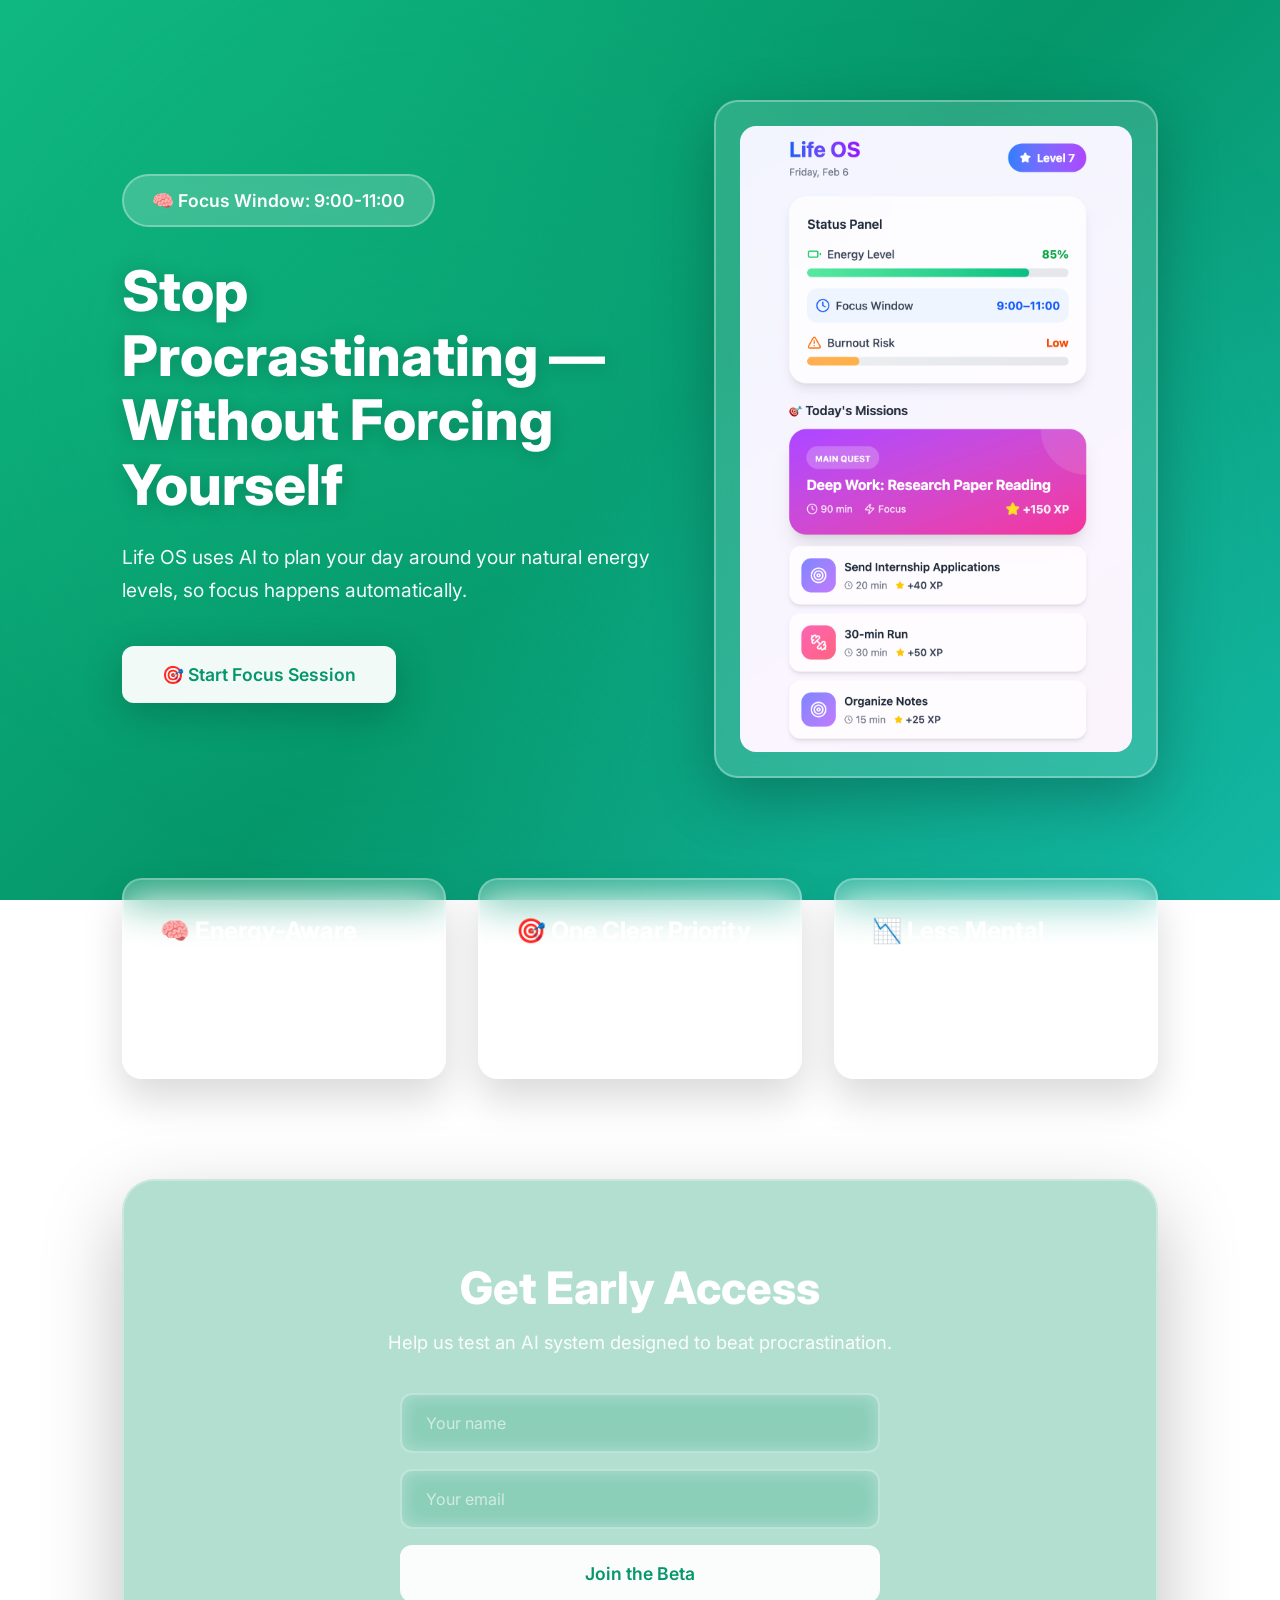
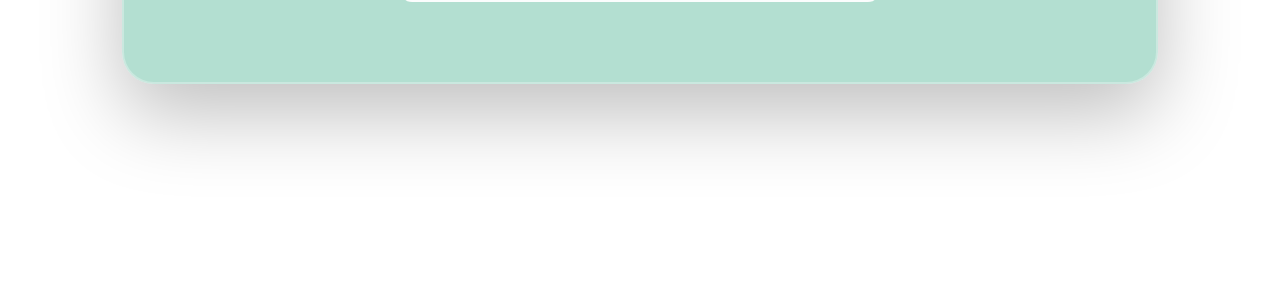
<file: focus.html>
<!DOCTYPE html>
<html lang="en">

<head>
    <meta charset="UTF-8" />
    <title>Life OS — Beat Procrastination</title>
    <meta name="viewport" content="width=device-width, initial-scale=1.0" />
    <link rel="stylesheet" href="styles.css" />

    <style>
        * {
            box-sizing: border-box;
            margin: 0;
            padding: 0;
        }

        body {
            font-family: 'Inter', -apple-system, BlinkMacSystemFont, "Segoe UI", Roboto, sans-serif;
            background: linear-gradient(135deg, #10b981 0%, #059669 50%, #14b8a6 100%);
            background-attachment: fixed;
            color: #ffffff;
            overflow-x: hidden;
        }

        /* Breathing Background */
        .zen-bg {
            position: fixed;
            top: 0;
            left: 0;
            width: 100%;
            height: 100%;
            background:
                radial-gradient(circle at 30% 40%, rgba(16, 185, 129, 0.3) 0%, transparent 50%),
                radial-gradient(circle at 70% 60%, rgba(20, 184, 166, 0.3) 0%, transparent 50%);
            animation: breathe 6s ease-in-out infinite;
            z-index: -1;
        }

        @keyframes breathe {

            0%,
            100% {
                opacity: 0.6;
                transform: scale(1);
            }

            50% {
                opacity: 1;
                transform: scale(1.05);
            }
        }

        .container {
            max-width: 1100px;
            margin: 0 auto;
            padding: 100px 32px;
        }

        /* HERO */
        .hero {
            display: grid;
            grid-template-columns: 1.2fr 1fr;
            gap: 60px;
            align-items: center;
            margin-bottom: 100px;
            animation: fadeInUp 0.8s ease;
        }

        h1 {
            font-size: 3.5rem;
            line-height: 1.15;
            margin-bottom: 24px;
            font-weight: 800;
            text-shadow: 0 2px 20px rgba(0, 0, 0, 0.2);
        }

        .hero p {
            max-width: 580px;
            font-size: 1.2rem;
            line-height: 1.7;
            margin-bottom: 40px;
            color: rgba(255, 255, 255, 0.95);
        }

        .focus-timer {
            display: inline-flex;
            align-items: center;
            gap: 12px;
            background: rgba(255, 255, 255, 0.2);
            backdrop-filter: blur(10px);
            padding: 14px 28px;
            border-radius: 50px;
            font-size: 1.1rem;
            font-weight: 600;
            margin-bottom: 32px;
            border: 2px solid rgba(255, 255, 255, 0.3);
        }

        .focus-btn {
            background: rgba(255, 255, 255, 0.95);
            color: #059669;
            border: none;
            padding: 18px 40px;
            font-size: 1.1rem;
            font-weight: 600;
            border-radius: 12px;
            cursor: pointer;
            font-family: 'Inter', sans-serif;
            box-shadow: 0 10px 40px rgba(0, 0, 0, 0.2);
            transition: all 0.3s ease;
        }

        .focus-btn:hover {
            transform: translateY(-3px);
            box-shadow: 0 15px 50px rgba(0, 0, 0, 0.3);
            background: white;
        }

        .focus-btn:active {
            transform: scale(0.98);
        }

        /* Focus Mockup */
        .focus-mockup {
            background: rgba(255, 255, 255, 0.15);
            backdrop-filter: blur(20px);
            border: 2px solid rgba(255, 255, 255, 0.3);
            border-radius: 24px;
            padding: 24px;
            box-shadow: 0 20px 60px rgba(0, 0, 0, 0.25);
            transition: all 0.5s ease;
            animation: float 4s ease-in-out infinite;
        }

        .focus-mockup:hover {
            transform: translateY(-10px);
            box-shadow: 0 30px 80px rgba(0, 0, 0, 0.35);
        }

        .focus-mockup img {
            width: 100%;
            border-radius: 16px;
            display: block;
        }

        /* FEATURES */
        .features {
            display: grid;
            grid-template-columns: repeat(3, 1fr);
            gap: 32px;
            margin: 100px 0;
        }

        .card {
            background: rgba(255, 255, 255, 0.15);
            backdrop-filter: blur(20px);
            padding: 36px;
            border-radius: 20px;
            border: 2px solid rgba(255, 255, 255, 0.25);
            box-shadow: 0 20px 40px rgba(0, 0, 0, 0.15);
            transition: all 0.4s ease;
        }

        .card:hover {
            transform: translateY(-8px);
            background: rgba(255, 255, 255, 0.2);
            box-shadow: 0 25px 60px rgba(0, 0, 0, 0.25);
        }

        .card h3 {
            font-size: 1.5rem;
            margin-bottom: 16px;
            font-weight: 700;
        }

        .card p {
            color: rgba(255, 255, 255, 0.9);
            font-size: 1rem;
            line-height: 1.6;
        }

        /* SIGNUP */
        .signup {
            background: rgba(5, 150, 105, 0.3);
            backdrop-filter: blur(20px);
            border: 2px solid rgba(255, 255, 255, 0.3);
            border-radius: 32px;
            padding: 80px 48px;
            text-align: center;
            box-shadow: 0 30px 80px rgba(0, 0, 0, 0.25);
        }

        .signup h2 {
            font-size: 2.8rem;
            margin-bottom: 16px;
            font-weight: 800;
        }

        .signup p {
            font-size: 1.15rem;
            margin-bottom: 40px;
            color: rgba(255, 255, 255, 0.95);
        }

        form {
            max-width: 480px;
            margin: 0 auto;
            display: grid;
            gap: 16px;
        }

        input {
            width: 100%;
            padding: 18px 24px;
            border-radius: 12px;
            border: 2px solid rgba(255, 255, 255, 0.3);
            font-size: 1rem;
            font-family: 'Inter', sans-serif;
            background: rgba(255, 255, 255, 0.1);
            backdrop-filter: blur(10px);
            color: white;
            transition: all 0.3s ease;
        }

        input::placeholder {
            color: rgba(255, 255, 255, 0.6);
        }

        input:focus {
            outline: none;
            border-color: rgba(255, 255, 255, 0.6);
            background: rgba(255, 255, 255, 0.15);
            box-shadow: 0 0 20px rgba(255, 255, 255, 0.2);
        }

        .signup button {
            background: rgba(255, 255, 255, 0.95);
            color: #059669;
            border: none;
            padding: 18px 24px;
            font-size: 1.1rem;
            font-weight: 600;
            border-radius: 12px;
            cursor: pointer;
            transition: all 0.3s ease;
            font-family: 'Inter', sans-serif;
        }

        .signup button:hover {
            transform: translateY(-2px);
            box-shadow: 0 15px 40px rgba(0, 0, 0, 0.3);
            background: white;
        }

        .signup button:disabled {
            opacity: 0.6;
            cursor: not-allowed;
        }

        footer {
            margin-top: 80px;
            text-align: center;
            font-size: 0.9rem;
            color: rgba(255, 255, 255, 0.7);
        }

        /* Focus Pulse */
        .focus-pulse {
            position: fixed;
            top: 50%;
            left: 50%;
            transform: translate(-50%, -50%);
            width: 200px;
            height: 200px;
            border-radius: 50%;
            background: rgba(255, 255, 255, 0.1);
            border: 3px solid rgba(255, 255, 255, 0.5);
            animation: focusPulse 3s ease-in-out;
            z-index: 1000;
            pointer-events: none;
        }

        @keyframes focusPulse {
            0% {
                transform: translate(-50%, -50%) scale(0);
                opacity: 1;
            }

            100% {
                transform: translate(-50%, -50%) scale(3);
                opacity: 0;
            }
        }

        /* RESPONSIVE */
        @media (max-width: 900px) {
            .hero {
                grid-template-columns: 1fr;
            }

            .features {
                grid-template-columns: 1fr;
            }

            h1 {
                font-size: 2.5rem;
            }
        }
    </style>
</head>

<body>
    <div class="zen-bg"></div>

    <div class="container">
        <section class="hero">
            <div>
                <div class="focus-timer">
                    🧠 Focus Window: 9:00-11:00
                </div>
                <h1>Stop Procrastinating —<br>Without Forcing Yourself</h1>
                <p>
                    Life OS uses AI to plan your day around your natural energy levels,
                    so focus happens automatically.
                </p>
                <button class="focus-btn" onclick="startFocus()">🎯 Start Focus Session</button>
            </div>

            <div class="focus-mockup">
                <img src="img/image.png" alt="Energy-Aware Planning" />
            </div>
        </section>

        <section class="features">
            <div class="card">
                <h3>🧠 Energy-Aware Planning</h3>
                <p>Hard tasks are scheduled when your brain is actually ready.</p>
            </div>
            <div class="card">
                <h3>🎯 One Clear Priority</h3>
                <p>No overwhelming to-do lists — just one meaningful focus task.</p>
            </div>
            <div class="card">
                <h3>📉 Less Mental Resistance</h3>
                <p>AI removes decision fatigue so starting feels easy.</p>
            </div>
        </section>

        <section class="signup">
            <h2>Get Early Access</h2>
            <p>Help us test an AI system designed to beat procrastination.</p>
            <form onsubmit="handleSubmit(event)">
                <input type="text" id="name" placeholder="Your name" required />
                <input type="email" id="email" placeholder="Your email" required />
                <button type="submit" id="submitBtn">Join the Beta</button>
            </form>
        </section>

        <footer>
            © 2026 Life OS · Focus Without Force · Beta
        </footer>
    </div>

    <script>
        function showToast(message, type = 'success') {
            const toast = document.createElement('div');
            toast.className = `toast ${type}`;
            toast.innerHTML = `
                <span class="toast-icon">${type === 'success' ? '✅' : '🧘'}</span>
                <span class="toast-message">${message}</span>
            `;
            document.body.appendChild(toast);

            setTimeout(() => {
                toast.style.animation = 'slideInRight 0.3s ease reverse';
                setTimeout(() => toast.remove(), 300);
            }, 3500);
        }

        function startFocus() {
            const pulse = document.createElement('div');
            pulse.className = 'focus-pulse';
            document.body.appendChild(pulse);

            setTimeout(() => {
                pulse.remove();
                showToast('Focus mode activated. Deep work begins now.', 'info');
                setTimeout(() => {
                    document.querySelector('.signup').scrollIntoView({ behavior: 'smooth' });
                }, 800);
            }, 1000);
        }

        function handleSubmit(event) {
            event.preventDefault();

            const btn = document.getElementById('submitBtn');
            const originalText = btn.textContent;

            btn.disabled = true;
            btn.innerHTML = '<span class="spinner"></span> Processing...';

            setTimeout(() => {
                btn.disabled = false;
                btn.textContent = originalText;

                const pulse = document.createElement('div');
                pulse.className = 'focus-pulse';
                document.body.appendChild(pulse);

                setTimeout(() => {
                    pulse.remove();
                    showToast('🎯 Welcome! Your focus journey begins now.', 'success');
                }, 1000);

                document.getElementById('name').value = '';
                document.getElementById('email').value = '';
            }, 1500);
        }
    </script>
</body>

</html>
</file>
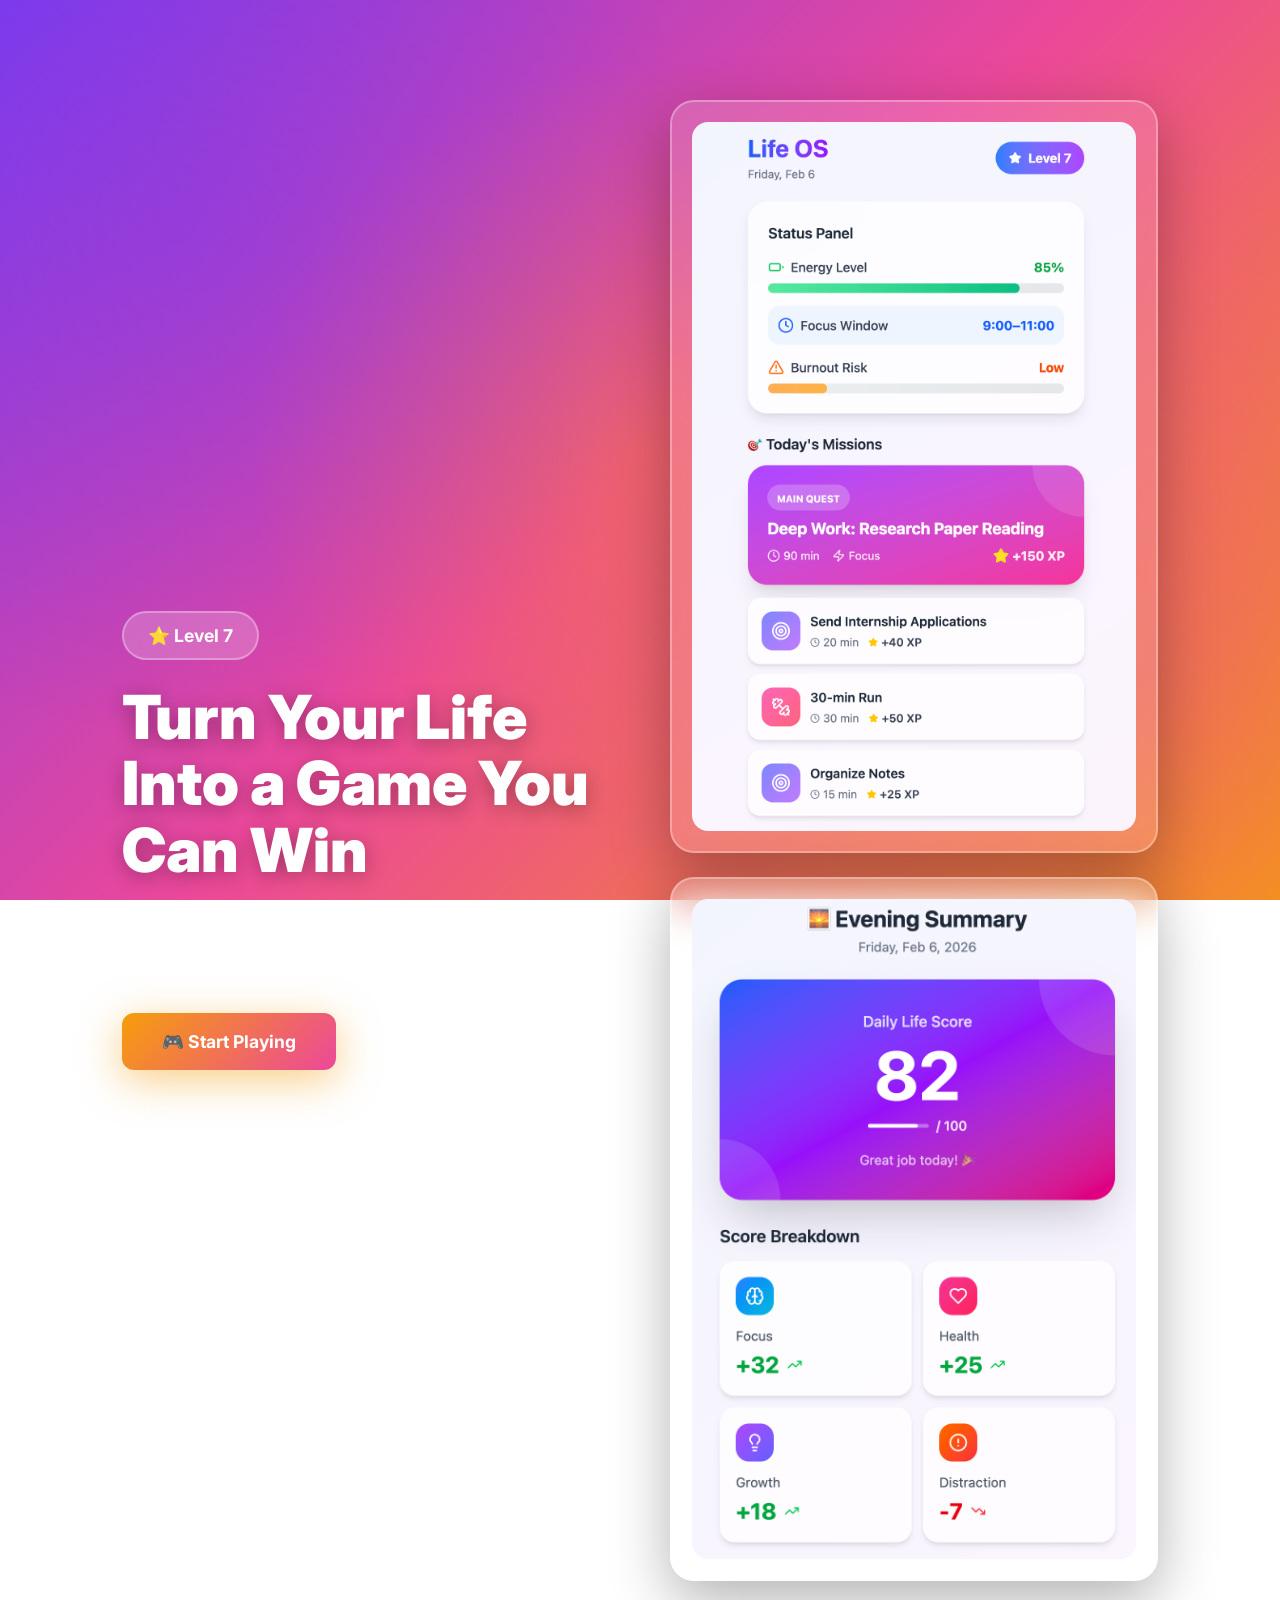
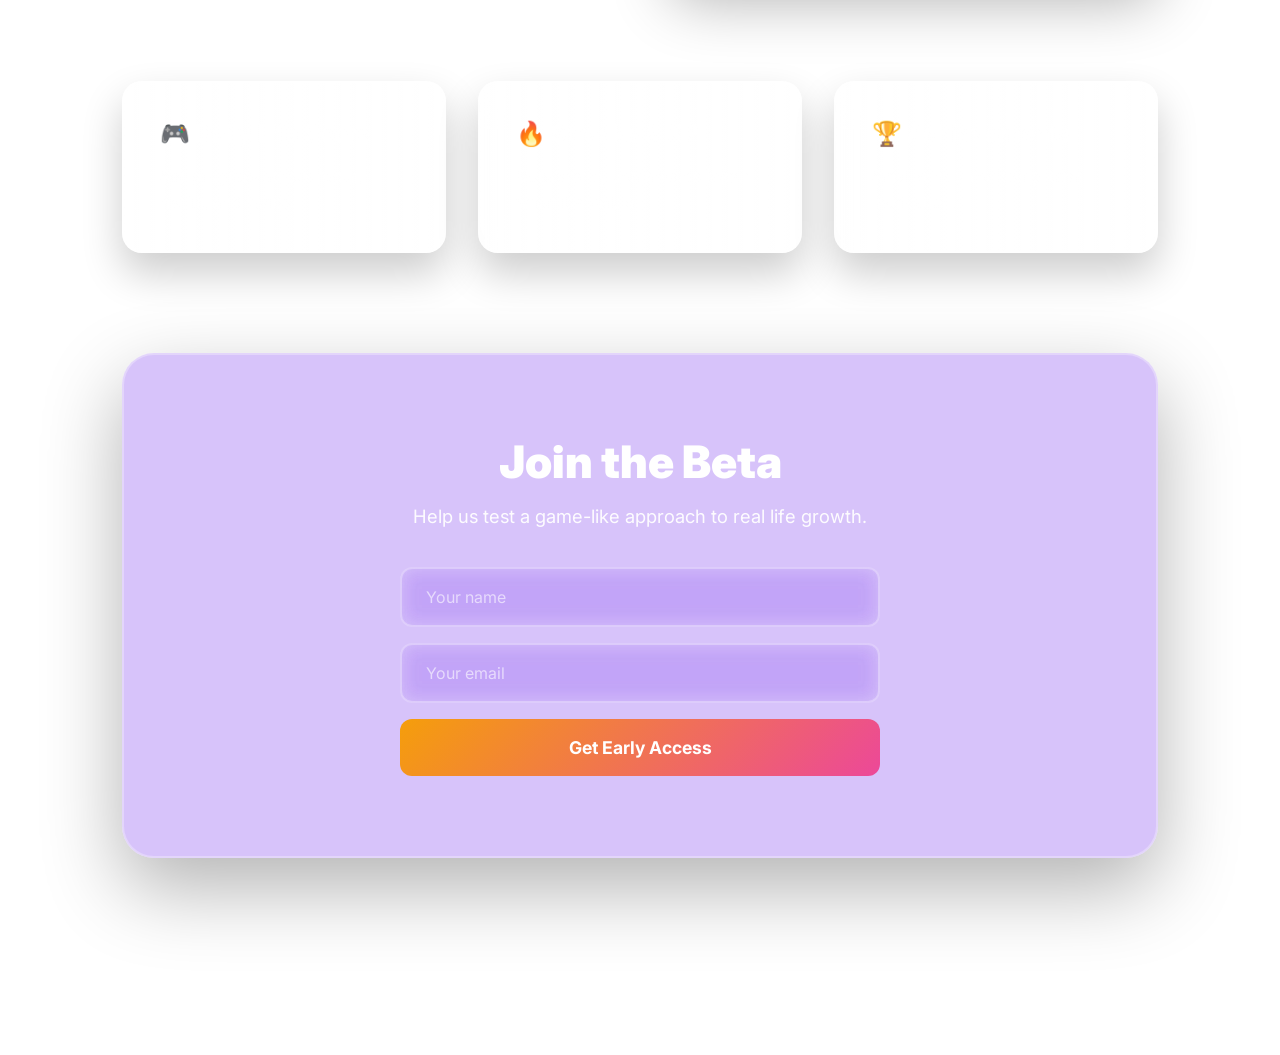
<file: game.html>
<!DOCTYPE html>
<html lang="en">

<head>
    <meta charset="UTF-8" />
    <title>Life OS — Life as a Game</title>
    <meta name="viewport" content="width=device-width, initial-scale=1.0" />
    <link rel="stylesheet" href="styles.css" />

    <style>
        * {
            box-sizing: border-box;
            margin: 0;
            padding: 0;
        }

        body {
            font-family: 'Inter', -apple-system, BlinkMacSystemFont, "Segoe UI", Roboto, sans-serif;
            background: linear-gradient(135deg, #7c3aed 0%, #ec4899 50%, #f59e0b 100%);
            background-attachment: fixed;
            color: #ffffff;
            overflow-x: hidden;
        }

        /* Particle Background */
        .particles {
            position: fixed;
            top: 0;
            left: 0;
            width: 100%;
            height: 100%;
            background:
                radial-gradient(circle at 15% 25%, rgba(124, 58, 237, 0.4) 0%, transparent 40%),
                radial-gradient(circle at 85% 75%, rgba(236, 72, 153, 0.4) 0%, transparent 40%),
                radial-gradient(circle at 50% 50%, rgba(245, 158, 11, 0.3) 0%, transparent 50%);
            animation: float 15s ease-in-out infinite;
            z-index: -1;
        }

        .container {
            max-width: 1100px;
            margin: 0 auto;
            padding: 100px 32px;
        }

        /* HERO */
        .hero {
            display: grid;
            grid-template-columns: 1fr 1fr;
            gap: 60px;
            align-items: center;
            margin-bottom: 100px;
            animation: fadeInUp 0.8s ease;
        }

        h1 {
            font-size: 3.8rem;
            line-height: 1.1;
            margin-bottom: 24px;
            font-weight: 900;
            text-shadow: 0 4px 20px rgba(0, 0, 0, 0.3);
        }

        .hero p {
            max-width: 560px;
            font-size: 1.2rem;
            line-height: 1.7;
            margin-bottom: 40px;
            color: rgba(255, 255, 255, 0.95);
        }

        .level-badge {
            display: inline-flex;
            align-items: center;
            gap: 8px;
            background: rgba(255, 255, 255, 0.2);
            backdrop-filter: blur(10px);
            padding: 12px 24px;
            border-radius: 50px;
            font-size: 1.1rem;
            font-weight: 700;
            margin-bottom: 24px;
            border: 2px solid rgba(255, 255, 255, 0.3);
            animation: pulse 2s ease-in-out infinite;
        }

        .xp-btn {
            background: linear-gradient(135deg, #f59e0b 0%, #ec4899 100%);
            color: white;
            border: none;
            padding: 18px 40px;
            font-size: 1.1rem;
            font-weight: 700;
            border-radius: 12px;
            cursor: pointer;
            font-family: 'Inter', sans-serif;
            box-shadow: 0 10px 40px rgba(245, 158, 11, 0.5);
            transition: all 0.3s ease;
            position: relative;
            overflow: hidden;
        }

        .xp-btn:hover {
            transform: translateY(-3px);
            box-shadow: 0 15px 50px rgba(245, 158, 11, 0.7);
        }

        .xp-btn:active {
            transform: scale(0.95);
        }

        /* Game Mockups */
        .game-preview {
            display: flex;
            flex-direction: column;
            gap: 24px;
        }

        .mockup {
            background: rgba(255, 255, 255, 0.15);
            backdrop-filter: blur(20px);
            border: 2px solid rgba(255, 255, 255, 0.3);
            border-radius: 24px;
            padding: 20px;
            box-shadow: 0 20px 60px rgba(0, 0, 0, 0.3);
            transition: all 0.4s ease;
            animation: bounce 3s ease-in-out infinite;
        }

        .mockup:nth-child(2) {
            animation-delay: 0.5s;
        }

        .mockup:hover {
            transform: translateY(-10px) scale(1.03);
            box-shadow: 0 30px 80px rgba(0, 0, 0, 0.4);
            border-color: rgba(255, 255, 255, 0.5);
        }

        .mockup img {
            width: 100%;
            border-radius: 16px;
            display: block;
        }

        /* FEATURES */
        .features {
            display: grid;
            grid-template-columns: repeat(3, 1fr);
            gap: 32px;
            margin: 100px 0;
        }

        .card {
            background: rgba(255, 255, 255, 0.15);
            backdrop-filter: blur(20px);
            padding: 36px;
            border-radius: 20px;
            border: 2px solid rgba(255, 255, 255, 0.25);
            box-shadow: 0 20px 40px rgba(0, 0, 0, 0.2);
            transition: all 0.3s ease;
            position: relative;
            overflow: hidden;
        }

        .card::after {
            content: '';
            position: absolute;
            top: -50%;
            right: -50%;
            width: 200%;
            height: 200%;
            background: linear-gradient(45deg, transparent, rgba(255, 255, 255, 0.1), transparent);
            transform: rotate(45deg);
            transition: all 0.5s ease;
        }

        .card:hover {
            transform: translateY(-10px);
            border-color: rgba(255, 255, 255, 0.5);
            box-shadow: 0 25px 60px rgba(0, 0, 0, 0.3);
        }

        .card:hover::after {
            top: -100%;
            right: -100%;
        }

        .card h3 {
            font-size: 1.5rem;
            margin-bottom: 16px;
            font-weight: 700;
        }

        .card p {
            color: rgba(255, 255, 255, 0.9);
            font-size: 1rem;
            line-height: 1.6;
        }

        /* SIGNUP */
        .signup {
            background: rgba(124, 58, 237, 0.3);
            backdrop-filter: blur(20px);
            border: 2px solid rgba(255, 255, 255, 0.3);
            border-radius: 32px;
            padding: 80px 48px;
            text-align: center;
            box-shadow: 0 30px 80px rgba(0, 0, 0, 0.3);
        }

        .signup h2 {
            font-size: 2.8rem;
            margin-bottom: 16px;
            font-weight: 900;
        }

        .signup p {
            font-size: 1.15rem;
            margin-bottom: 40px;
            color: rgba(255, 255, 255, 0.95);
        }

        form {
            max-width: 480px;
            margin: 0 auto;
            display: grid;
            gap: 16px;
        }

        input {
            width: 100%;
            padding: 18px 24px;
            border-radius: 12px;
            border: 2px solid rgba(255, 255, 255, 0.3);
            font-size: 1rem;
            font-family: 'Inter', sans-serif;
            background: rgba(255, 255, 255, 0.1);
            backdrop-filter: blur(10px);
            color: white;
            transition: all 0.3s ease;
        }

        input::placeholder {
            color: rgba(255, 255, 255, 0.6);
        }

        input:focus {
            outline: none;
            border-color: rgba(245, 158, 11, 0.8);
            background: rgba(255, 255, 255, 0.15);
            box-shadow: 0 0 20px rgba(245, 158, 11, 0.3);
        }

        .signup button {
            background: linear-gradient(135deg, #f59e0b 0%, #ec4899 100%);
            color: white;
            border: none;
            padding: 18px 24px;
            font-size: 1.1rem;
            font-weight: 700;
            border-radius: 12px;
            cursor: pointer;
            transition: all 0.3s ease;
            font-family: 'Inter', sans-serif;
        }

        .signup button:hover {
            transform: translateY(-2px);
            box-shadow: 0 15px 40px rgba(245, 158, 11, 0.5);
        }

        .signup button:disabled {
            opacity: 0.6;
            cursor: not-allowed;
        }

        footer {
            margin-top: 80px;
            text-align: center;
            font-size: 0.9rem;
            color: rgba(255, 255, 255, 0.7);
        }

        /* XP Popup */
        .xp-popup {
            position: fixed;
            top: 50%;
            left: 50%;
            transform: translate(-50%, -50%) scale(0);
            background: linear-gradient(135deg, #f59e0b, #ec4899);
            color: white;
            padding: 40px 60px;
            border-radius: 24px;
            font-size: 3rem;
            font-weight: 900;
            box-shadow: 0 30px 80px rgba(0, 0, 0, 0.5);
            z-index: 1000;
            animation: xpGain 1.5s ease forwards;
        }

        @keyframes xpGain {
            0% {
                transform: translate(-50%, -50%) scale(0) rotate(-10deg);
                opacity: 0;
            }

            50% {
                transform: translate(-50%, -50%) scale(1.2) rotate(5deg);
                opacity: 1;
            }

            100% {
                transform: translate(-50%, -50%) scale(0) rotate(0deg);
                opacity: 0;
            }
        }

        /* RESPONSIVE */
        @media (max-width: 900px) {
            .hero {
                grid-template-columns: 1fr;
            }

            .features {
                grid-template-columns: 1fr;
            }

            h1 {
                font-size: 2.5rem;
            }
        }
    </style>
</head>

<body>
    <div class="particles"></div>

    <div class="container">
        <section class="hero">
            <div>
                <div class="level-badge">
                    ⭐ Level 7
                </div>
                <h1>Turn Your Life<br>Into a Game You Can Win</h1>
                <p>
                    Life OS turns daily actions into XP, streaks, and visible growth —
                    so consistency finally feels rewarding.
                </p>
                <button class="xp-btn" onclick="gainXP()">🎮 Start Playing</button>
            </div>

            <div class="game-preview">
                <div class="mockup">
                    <img src="img/image.png" alt="Daily Missions and XP" />
                </div>
                <div class="mockup">
                    <img src="img/image2.png" alt="Life Score Breakdown" />
                </div>
            </div>
        </section>

        <section class="features">
            <div class="card">
                <h3>🎮 Daily Life Score</h3>
                <p>See progress across focus, health, and habits.</p>
            </div>
            <div class="card">
                <h3>🔥 Streaks & XP</h3>
                <p>Consistency compounds faster when it's visible.</p>
            </div>
            <div class="card">
                <h3>🏆 Achievements</h3>
                <p>Small wins unlock long-term motivation.</p>
            </div>
        </section>

        <section class="signup">
            <h2>Join the Beta</h2>
            <p>Help us test a game-like approach to real life growth.</p>
            <form onsubmit="handleSubmit(event)">
                <input type="text" id="name" placeholder="Your name" required />
                <input type="email" id="email" placeholder="Your email" required />
                <button type="submit" id="submitBtn">Get Early Access</button>
            </form>
        </section>

        <footer>
            © 2026 Life OS · Gamify Your Life · Beta
        </footer>
    </div>

    <script>
        function showToast(message, type = 'success') {
            const toast = document.createElement('div');
            toast.className = `toast ${type}`;
            toast.innerHTML = `
                <span class="toast-icon">${type === 'success' ? '🎉' : '🎮'}</span>
                <span class="toast-message">${message}</span>
            `;
            document.body.appendChild(toast);

            setTimeout(() => {
                toast.style.animation = 'slideInRight 0.3s ease reverse';
                setTimeout(() => toast.remove(), 300);
            }, 3000);
        }

        function gainXP() {
            const popup = document.createElement('div');
            popup.className = 'xp-popup';
            popup.textContent = '+50 XP';
            document.body.appendChild(popup);

            setTimeout(() => {
                popup.remove();
                showToast('XP gained! Ready to level up your life?', 'info');
                setTimeout(() => {
                    document.querySelector('.signup').scrollIntoView({ behavior: 'smooth' });
                }, 500);
            }, 1500);
        }

        function handleSubmit(event) {
            event.preventDefault();

            const btn = document.getElementById('submitBtn');
            const originalText = btn.textContent;

            btn.disabled = true;
            btn.innerHTML = '<span class="spinner"></span> Leveling Up...';

            setTimeout(() => {
                btn.disabled = false;
                btn.textContent = originalText;

                const popup = document.createElement('div');
                popup.className = 'xp-popup';
                popup.textContent = 'LEVEL UP! 🎉';
                document.body.appendChild(popup);

                setTimeout(() => {
                    popup.remove();
                    showToast('🏆 Achievement Unlocked: Early Adopter!', 'success');
                }, 1500);

                document.getElementById('name').value = '';
                document.getElementById('email').value = '';
            }, 1800);
        }
    </script>
</body>

</html>
</file>
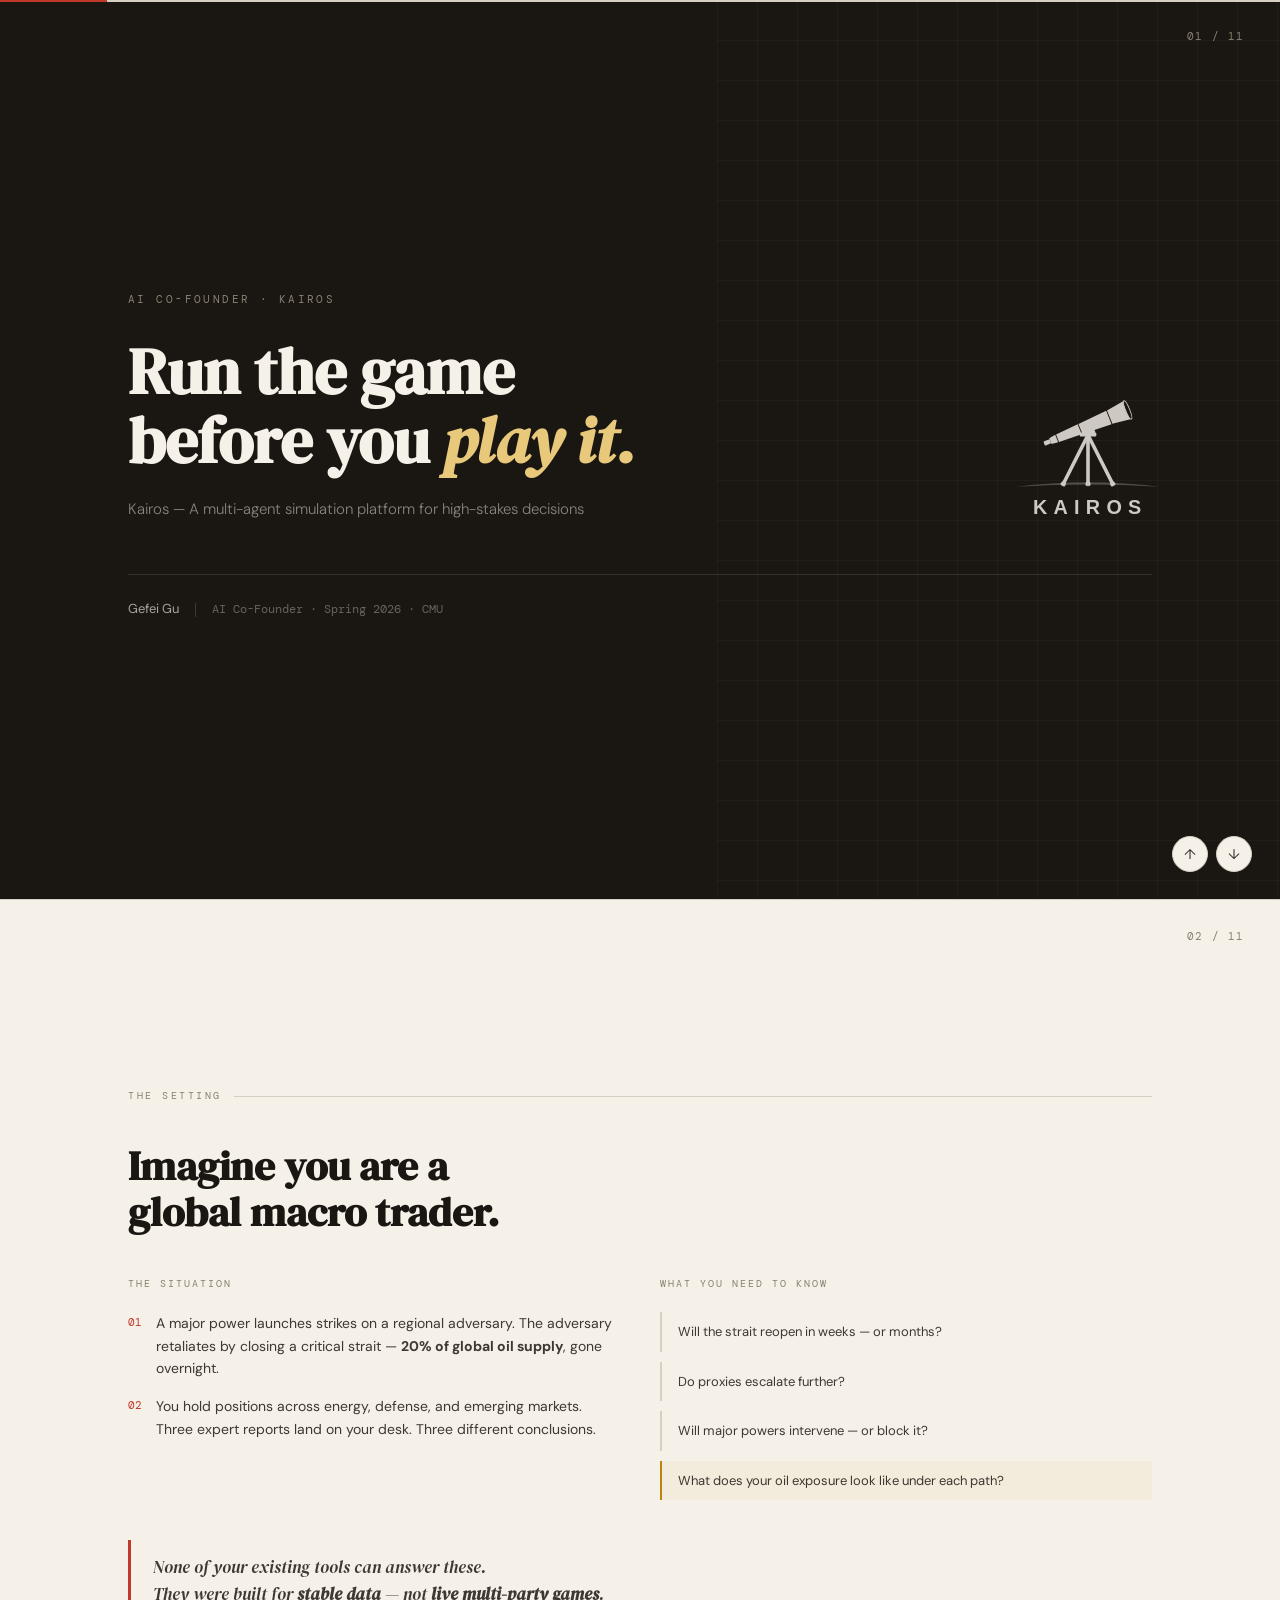
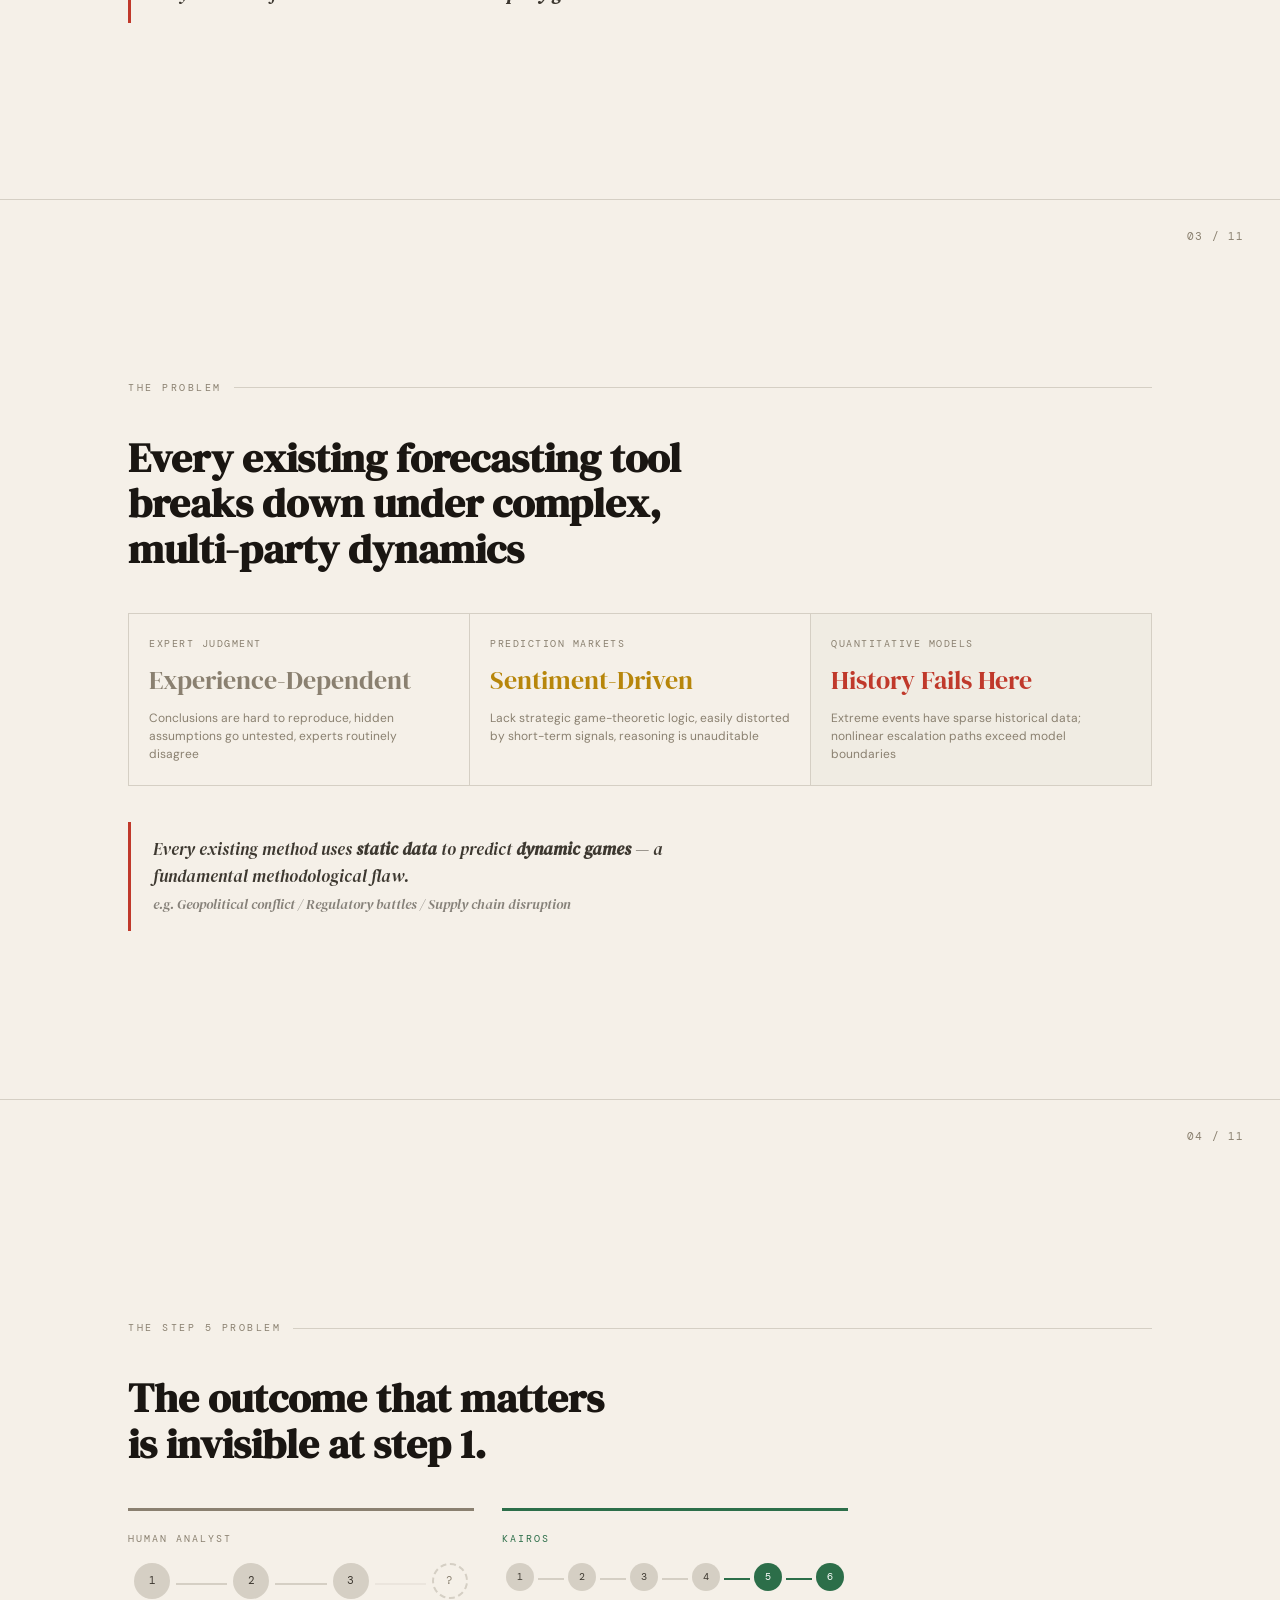
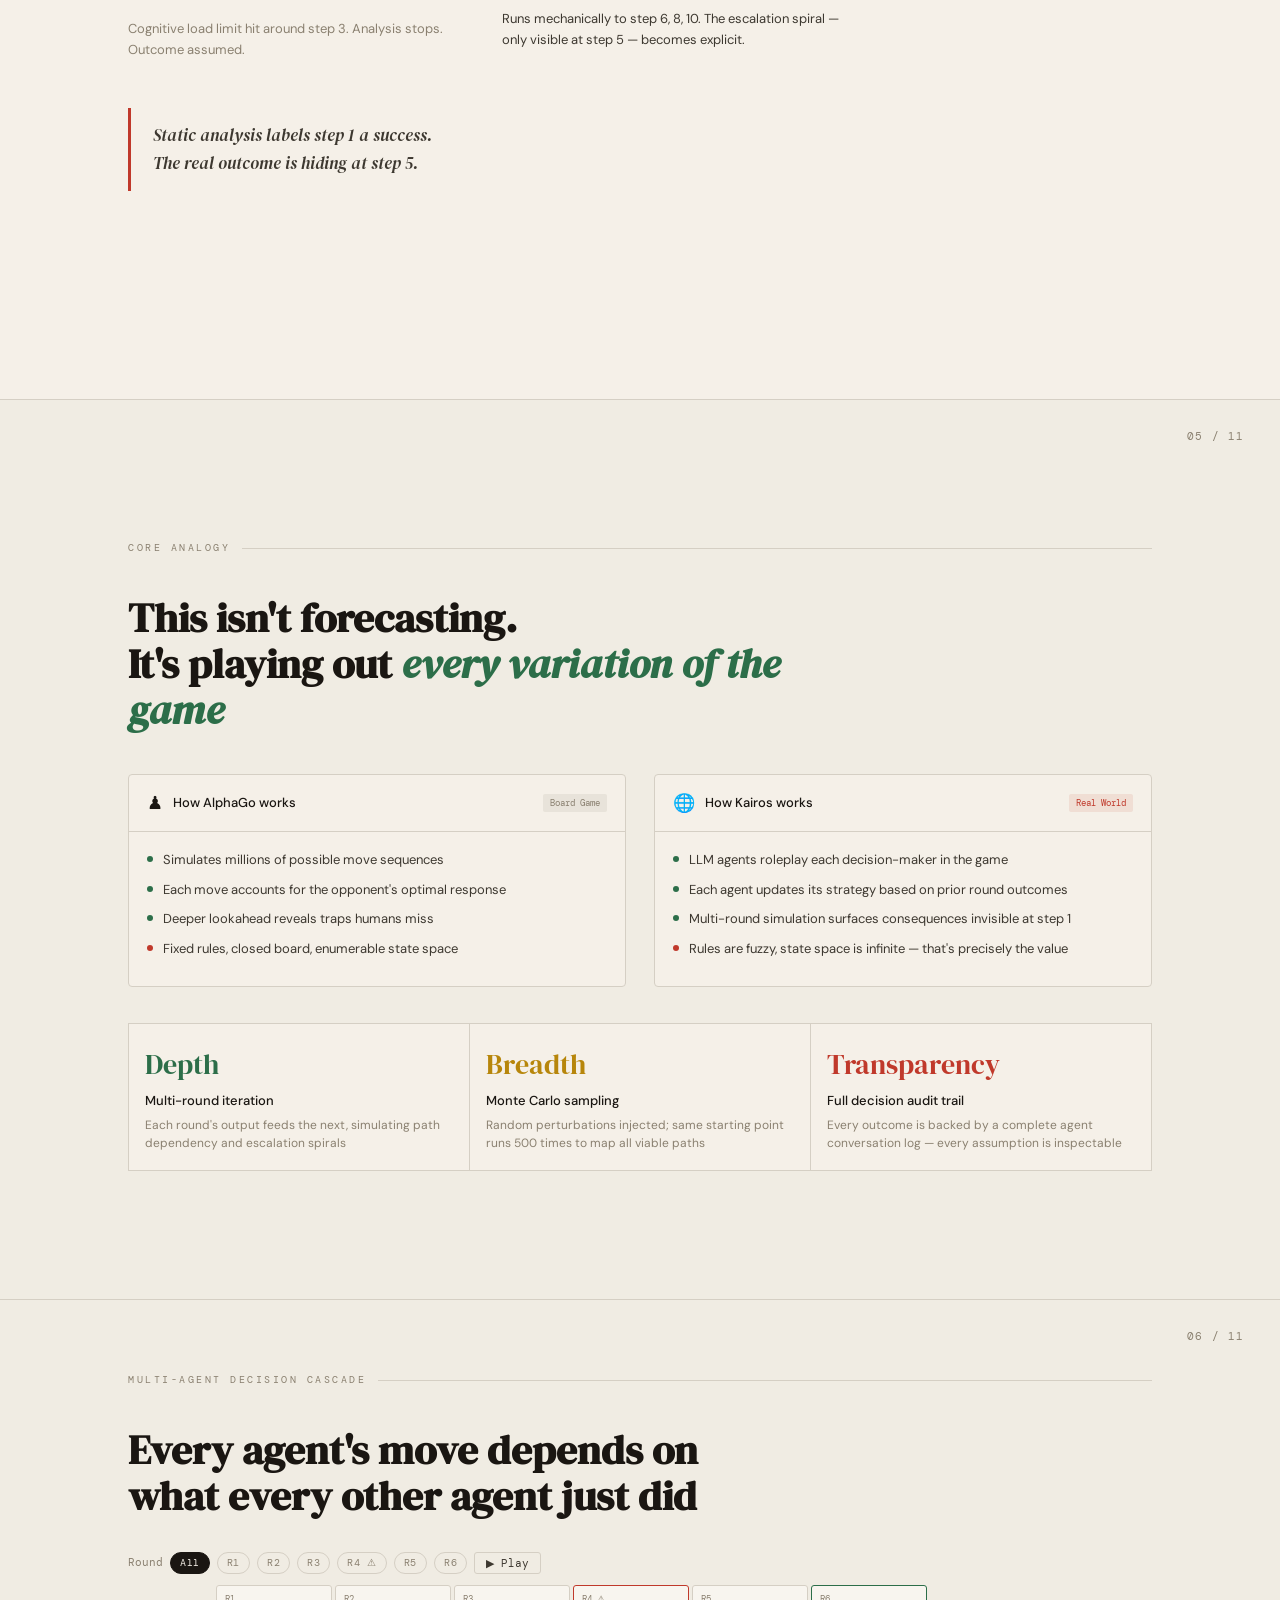
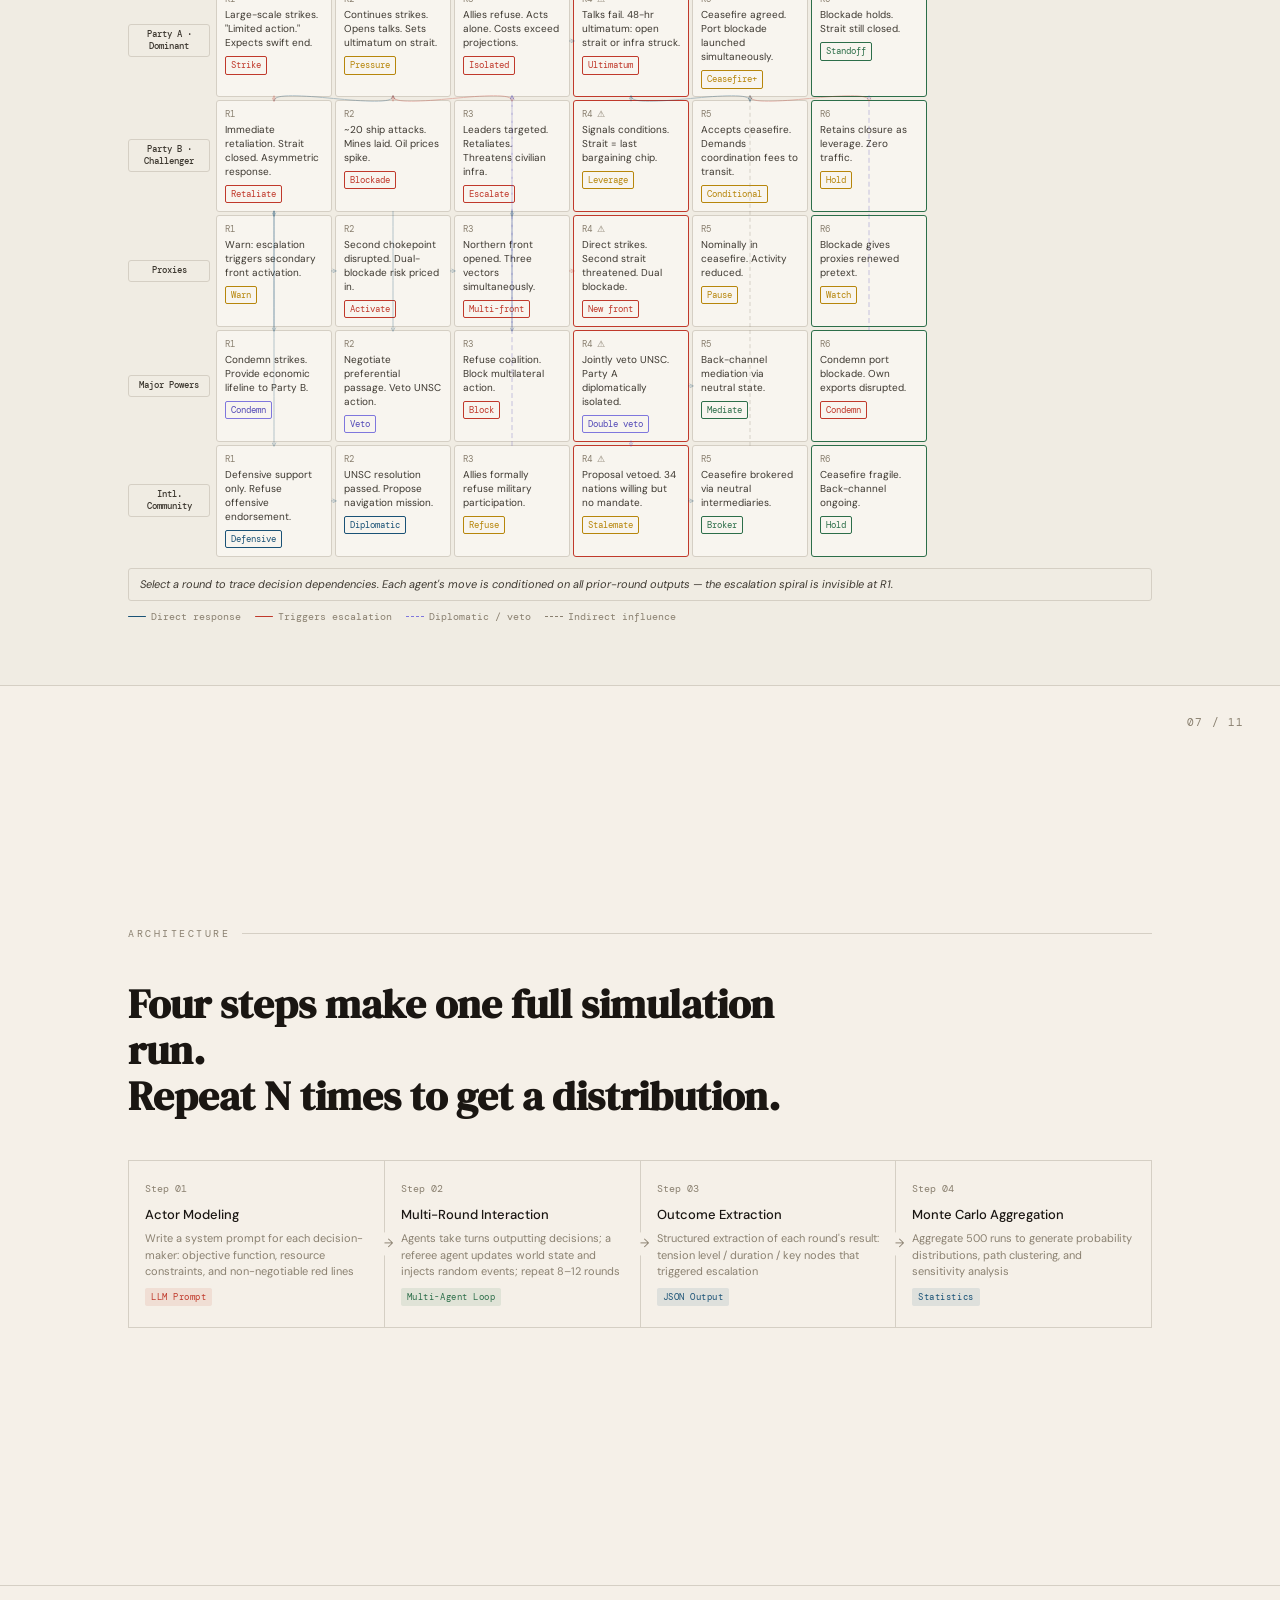
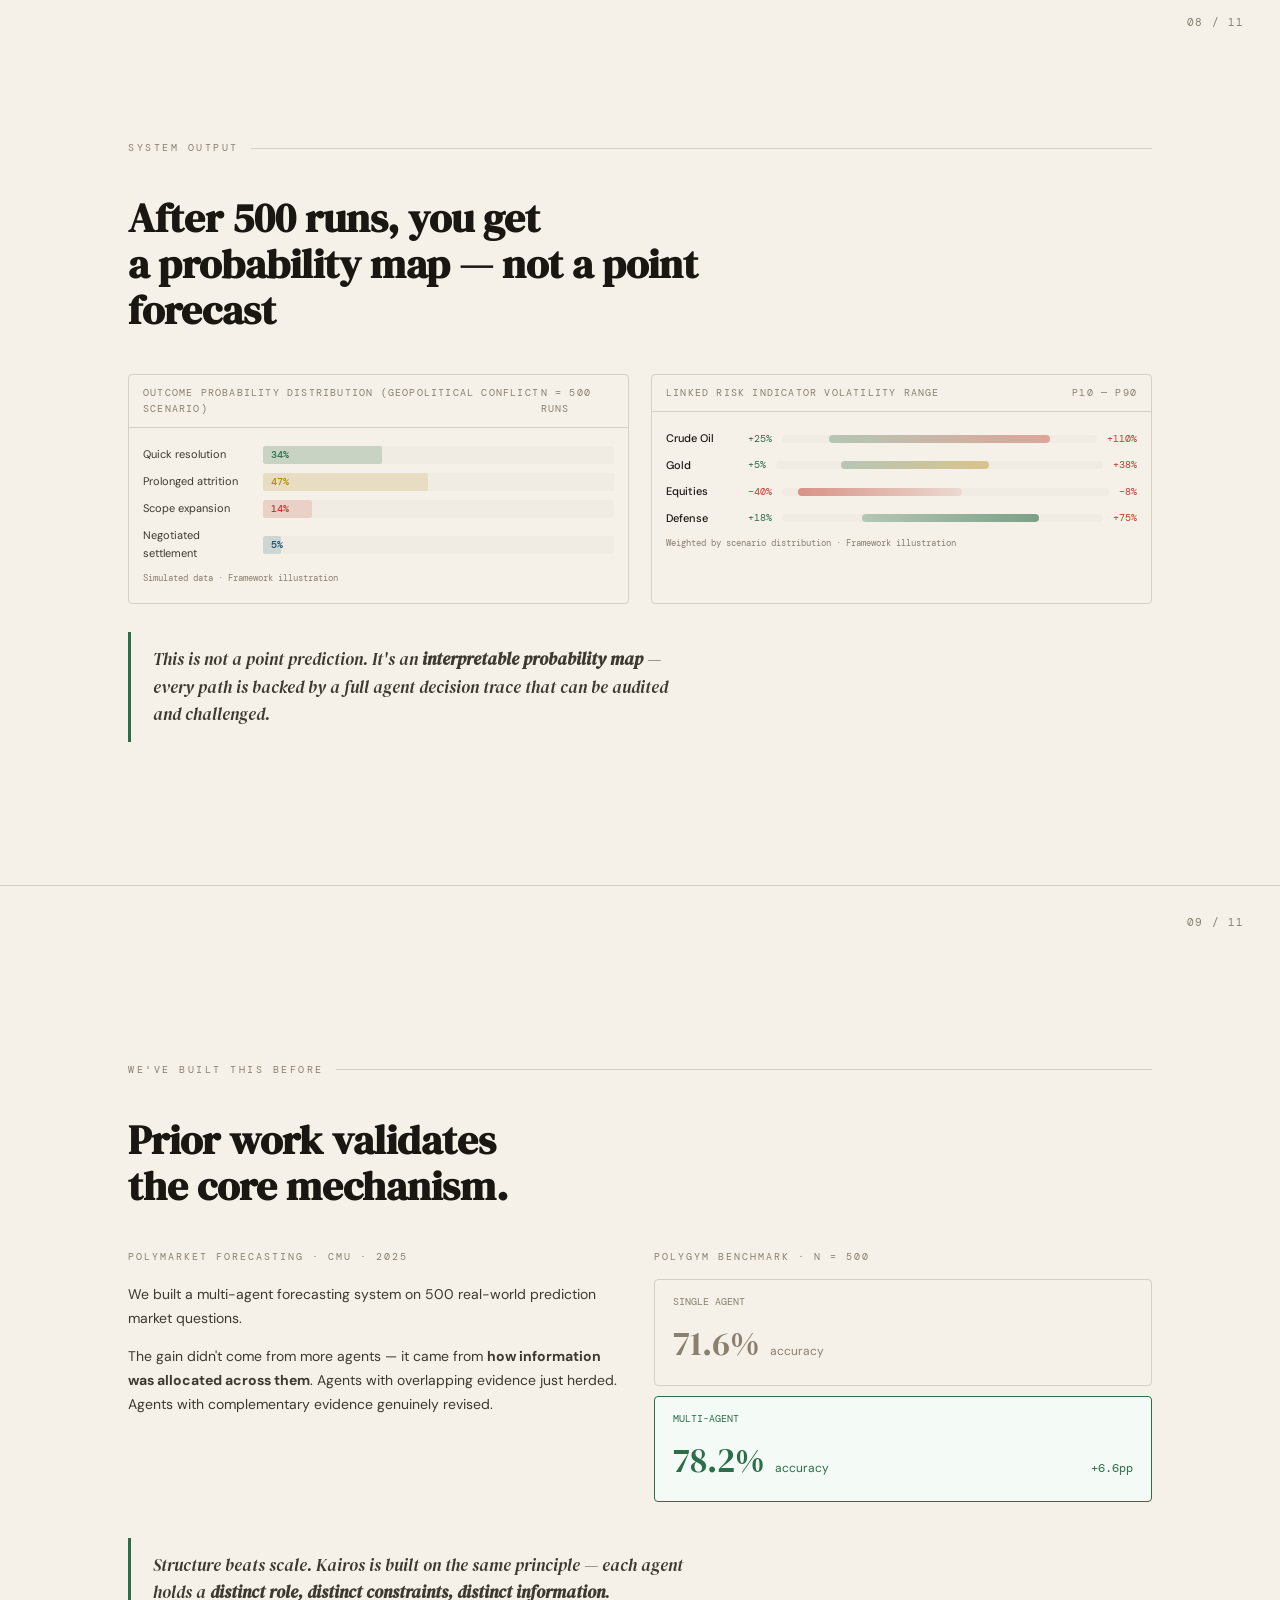
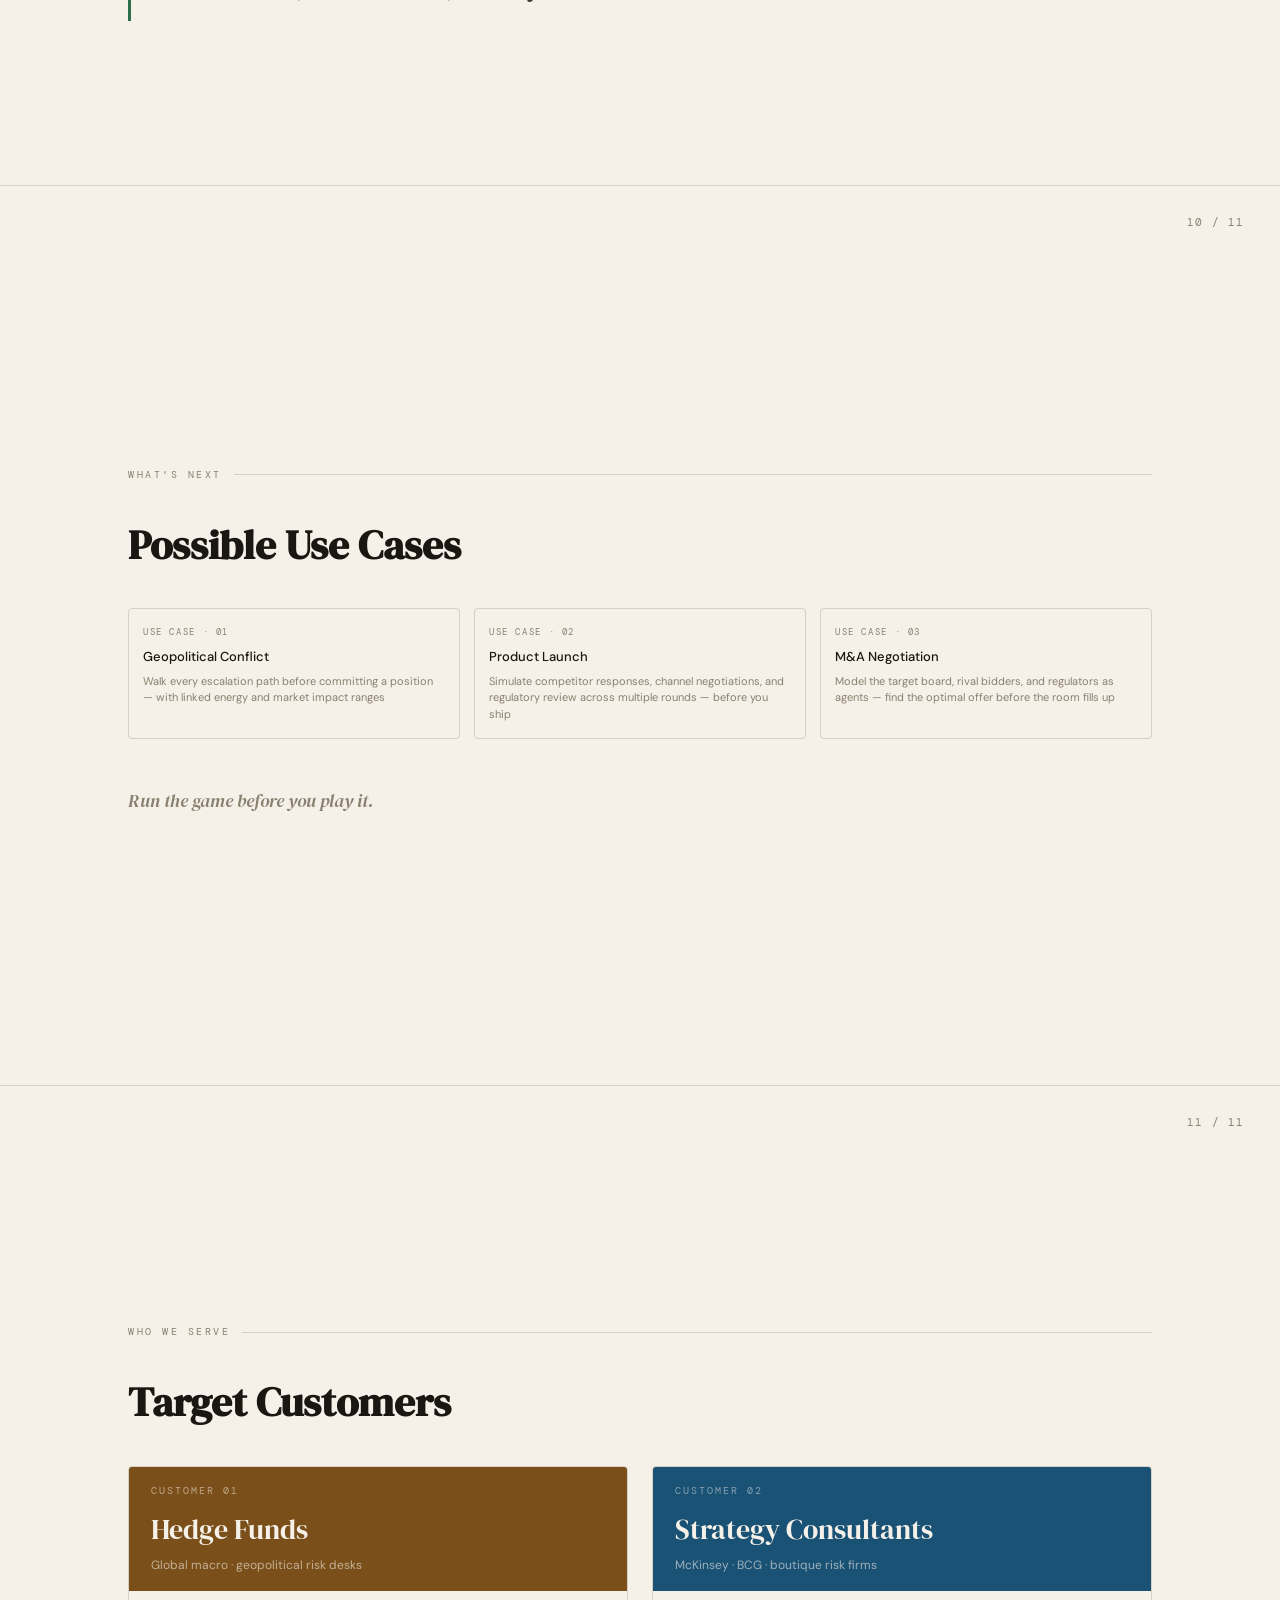
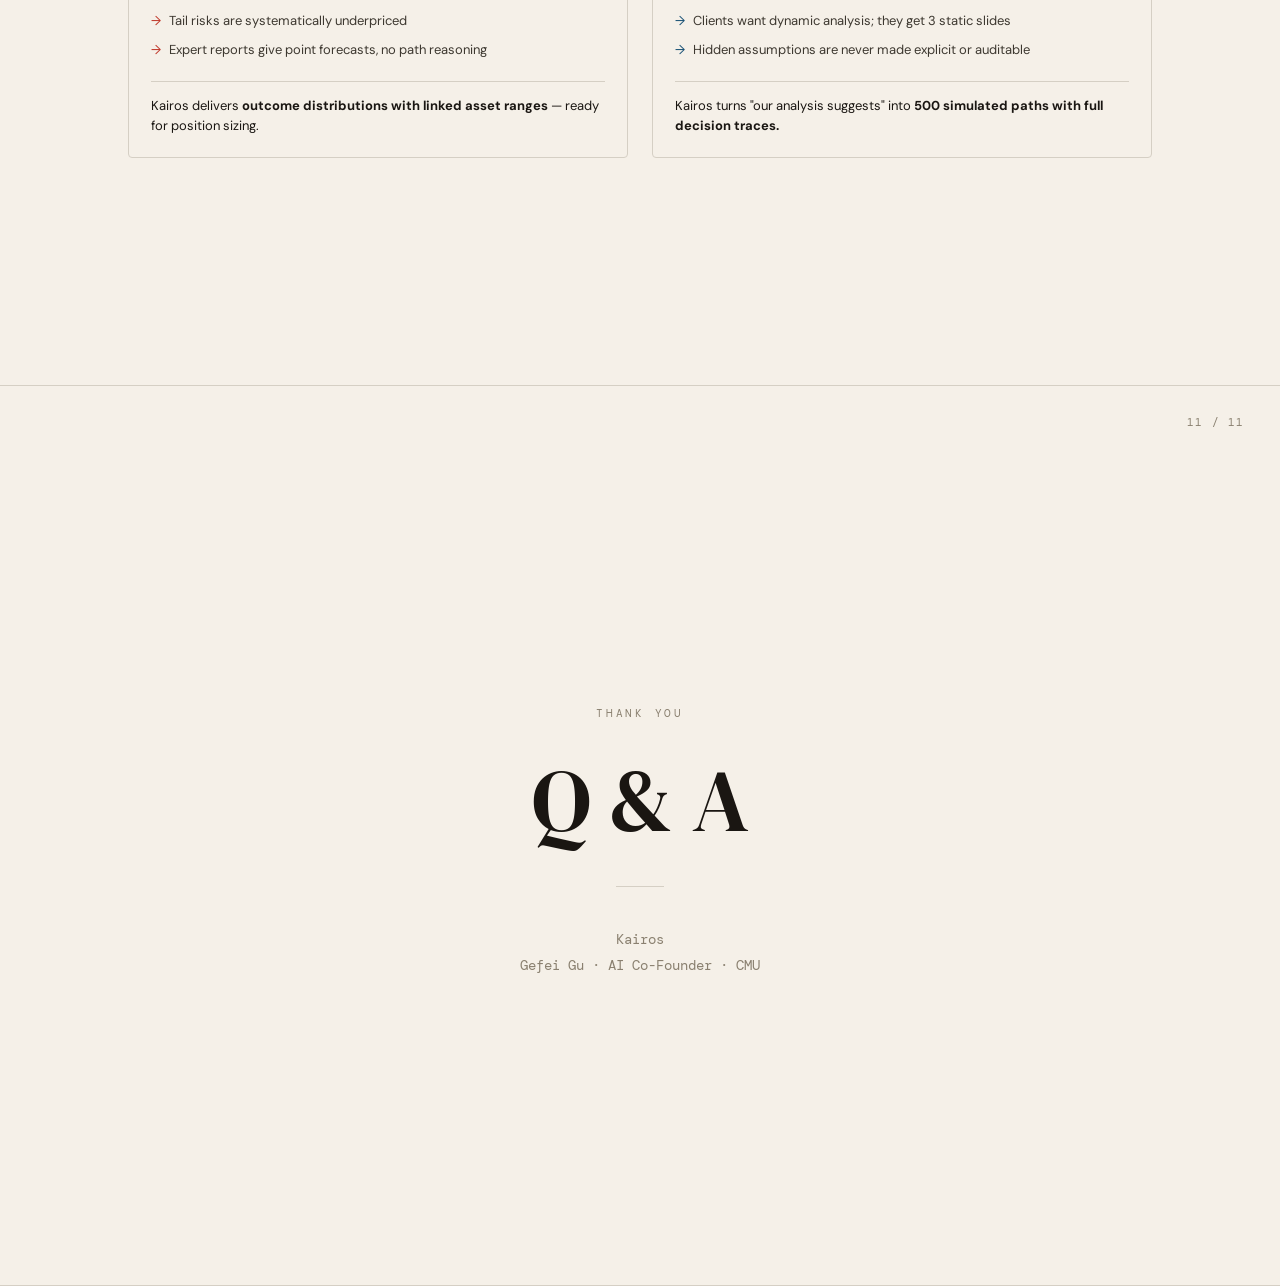
<file: pre.html>
<!DOCTYPE html>
<html lang="en">

<head>
    <meta charset="UTF-8">
    <meta name="viewport" content="width=device-width, initial-scale=1.0">
    <title>Kairos · Decision Path Simulation & Risk Quantification Platform</title>
    <link
        href="https://fonts.googleapis.com/css2?family=DM+Serif+Display:ital@0;1&family=DM+Sans:wght@300;400;500&family=DM+Mono:wght@400;500&display=swap"
        rel="stylesheet">
    <style>
        :root {
            --cream: #f5f0e8;
            --ink: #1a1612;
            --ink2: #3d3830;
            --muted: #8a8070;
            --rule: #d5cfc4;
            --accent: #c0392b;
            --accent2: #2c6e49;
            --accent3: #1a5276;
            --gold: #b7860b;
            --serif: 'DM Serif Display', Georgia, serif;
            --sans: 'DM Sans', sans-serif;
            --mono: 'DM Mono', monospace;
        }

        * {
            margin: 0;
            padding: 0;
            box-sizing: border-box;
        }

        html {
            scroll-behavior: smooth;
        }

        body {
            background: var(--cream);
            color: var(--ink);
            font-family: var(--sans);
            font-size: 16px;
            line-height: 1.6;
        }

        .progress {
            position: fixed;
            top: 0;
            left: 0;
            right: 0;
            height: 2px;
            background: var(--rule);
            z-index: 100;
        }

        .progress-fill {
            height: 100%;
            background: var(--accent);
            transition: width .3s ease;
        }

        .nav {
            position: fixed;
            bottom: 28px;
            right: 28px;
            display: flex;
            gap: 8px;
            z-index: 100;
        }

        .nav-btn {
            width: 36px;
            height: 36px;
            border: 1px solid var(--rule);
            background: var(--cream);
            border-radius: 50%;
            cursor: pointer;
            font-size: 14px;
            color: var(--ink2);
            display: flex;
            align-items: center;
            justify-content: center;
            transition: all .15s;
            font-family: var(--sans);
        }

        .nav-btn:hover {
            background: var(--ink);
            color: var(--cream);
            border-color: var(--ink);
        }

        .slide {
            width: 100%;
            min-height: 100vh;
            padding: 72px 10% 60px;
            display: flex;
            flex-direction: column;
            justify-content: center;
            border-bottom: 1px solid var(--rule);
            position: relative;
            overflow: hidden;
        }

        .slide-num {
            position: absolute;
            top: 28px;
            right: 36px;
            font-family: var(--mono);
            font-size: 11px;
            color: var(--muted);
            letter-spacing: .1em;
        }

        .slide-label {
            font-family: var(--mono);
            font-size: 10px;
            letter-spacing: .25em;
            color: var(--muted);
            text-transform: uppercase;
            margin-bottom: 40px;
            display: flex;
            align-items: center;
            gap: 12px;
        }

        .slide-label::after {
            content: '';
            flex: 1;
            height: 1px;
            background: var(--rule);
        }

        h2 {
            font-family: var(--serif);
            font-size: clamp(26px, 3.2vw, 46px);
            line-height: 1.12;
            margin-bottom: 40px;
            max-width: 700px;
        }

        .pull-quote {
            border-left: 3px solid var(--accent);
            padding: 14px 22px;
            font-family: var(--serif);
            font-size: 17px;
            font-style: italic;
            color: var(--ink2);
            max-width: 580px;
        }

        /* Animations */
        .slide>* {
            opacity: 0;
            transform: translateY(14px);
            transition: opacity .5s ease, transform .5s ease;
        }

        .slide.visible>* {
            opacity: 1;
            transform: translateY(0);
        }

        .slide.visible>*:nth-child(2) {
            transition-delay: .08s
        }

        .slide.visible>*:nth-child(3) {
            transition-delay: .16s
        }

        .slide.visible>*:nth-child(4) {
            transition-delay: .24s
        }

        .slide.visible>*:nth-child(5) {
            transition-delay: .32s
        }

        .slide.visible>*:nth-child(6) {
            transition-delay: .40s
        }

        .slide.visible>*:nth-child(7) {
            transition-delay: .48s
        }

        /* ── S1 TITLE ── */
        #s1 {
            background: var(--ink);
            color: var(--cream);
        }

        #s1 .bg-grid {
            position: absolute;
            right: 0;
            top: 0;
            bottom: 0;
            width: 44%;
            background-image: linear-gradient(rgba(255, 255, 255, .03) 1px, transparent 1px), linear-gradient(90deg, rgba(255, 255, 255, .03) 1px, transparent 1px);
            background-size: 40px 40px;
            pointer-events: none;
        }

        #s1 .eyebrow {
            font-family: var(--mono);
            font-size: 11px;
            letter-spacing: .22em;
            color: var(--muted);
            margin-bottom: 28px;
            text-transform: uppercase;
        }

        #s1 h1 {
            font-family: var(--serif);
            font-size: clamp(34px, 5vw, 66px);
            line-height: 1.08;
            color: var(--cream);
            margin-bottom: 22px;
            max-width: 820px;
        }

        #s1 h1 em {
            font-style: italic;
            color: #e8c87a;
        }

        #s1 .subtitle {
            font-size: 15px;
            font-weight: 300;
            color: rgba(245, 240, 232, .5);
            max-width: 500px;
            line-height: 1.7;
            margin-bottom: 52px;
        }

        .author-line {
            display: flex;
            align-items: center;
            gap: 16px;
            border-top: 1px solid rgba(255, 255, 255, .1);
            padding-top: 24px;
        }

        .author-line .name {
            font-size: 13px;
            color: rgba(245, 240, 232, .65);
        }

        .author-line .divider {
            width: 1px;
            height: 14px;
            background: rgba(255, 255, 255, .15);
        }

        .author-line .course {
            font-size: 12px;
            color: rgba(245, 240, 232, .35);
            font-family: var(--mono);
        }

        /* ── S2 PROBLEM ── */
        #s2 {}

        .comparison-grid {
            display: grid;
            grid-template-columns: repeat(3, 1fr);
            gap: 1px;
            background: var(--rule);
            border: 1px solid var(--rule);
            margin-bottom: 36px;
        }

        .comp-cell {
            background: var(--cream);
            padding: 22px 20px;
        }

        .comp-cell.highlight {
            background: #f0ece3;
        }

        .comp-cell .method {
            font-family: var(--mono);
            font-size: 10px;
            letter-spacing: .15em;
            color: var(--muted);
            text-transform: uppercase;
            margin-bottom: 8px;
        }

        .comp-cell .answer {
            font-family: var(--serif);
            font-size: 26px;
            margin-bottom: 7px;
        }

        .comp-cell .caveat {
            font-size: 12px;
            color: var(--muted);
            line-height: 1.5;
        }

        /* ── S3 CHESS ANALOGY ── */
        #s3 {
            background: #f0ece3;
        }

        .analogy-split {
            display: grid;
            grid-template-columns: 1fr 1fr;
            gap: 28px;
            margin-bottom: 36px;
        }

        .analogy-card {
            border: 1px solid var(--rule);
            border-radius: 4px;
            overflow: hidden;
            background: var(--cream);
        }

        .analogy-card-head {
            padding: 14px 18px;
            border-bottom: 1px solid var(--rule);
            display: flex;
            align-items: center;
            gap: 10px;
        }

        .analogy-card-head .icon {
            font-size: 18px;
        }

        .analogy-card-head .title {
            font-size: 13px;
            font-weight: 500;
        }

        .analogy-card-head .badge {
            margin-left: auto;
            font-family: var(--mono);
            font-size: 9px;
            padding: 2px 7px;
            border-radius: 2px;
        }

        .badge-old {
            background: rgba(138, 128, 112, .12);
            color: var(--muted);
        }

        .badge-new {
            background: rgba(192, 57, 43, .1);
            color: var(--accent);
        }

        .analogy-card-body {
            padding: 18px;
        }

        .analogy-row {
            display: flex;
            gap: 10px;
            align-items: flex-start;
            margin-bottom: 10px;
            font-size: 13px;
            color: var(--ink2);
            line-height: 1.5;
        }

        .analogy-row .dot {
            width: 6px;
            height: 6px;
            border-radius: 50%;
            background: var(--rule);
            flex-shrink: 0;
            margin-top: 6px;
        }

        .analogy-row .dot.red {
            background: var(--accent);
        }

        .analogy-row .dot.green {
            background: var(--accent2);
        }

        /* Key insight strip */
        .insight-strip {
            display: grid;
            grid-template-columns: repeat(3, 1fr);
            gap: 1px;
            background: var(--rule);
            border: 1px solid var(--rule);
        }

        .insight-cell {
            background: var(--cream);
            padding: 18px 16px;
        }

        .insight-cell .n {
            font-family: var(--serif);
            font-size: 28px;
            margin-bottom: 4px;
        }

        .insight-cell .t {
            font-size: 13px;
            font-weight: 500;
            margin-bottom: 4px;
        }

        .insight-cell .d {
            font-size: 12px;
            color: var(--muted);
            line-height: 1.5;
        }

        /* ── S4 DEPTH ── */
        #s4 {}

        .depth-intro {
            display: grid;
            grid-template-columns: 1fr 1fr;
            gap: 28px;
            margin-bottom: 32px;
            align-items: start;
        }

        .depth-text {}

        .depth-text p {
            font-size: 14px;
            color: var(--ink2);
            line-height: 1.7;
            margin-bottom: 14px;
        }

        .depth-text strong {
            color: var(--ink);
            font-weight: 500;
        }

        .round-timeline {
            border: 1px solid var(--rule);
            border-radius: 4px;
            overflow: hidden;
        }

        .round-header {
            background: var(--ink);
            color: var(--cream);
            padding: 10px 16px;
            font-family: var(--mono);
            font-size: 10px;
            letter-spacing: .15em;
        }

        .round-item {
            display: grid;
            grid-template-columns: 56px 1fr 1fr;
            border-bottom: 1px solid var(--rule);
        }

        .round-item:last-child {
            border-bottom: none;
        }

        .round-num {
            background: #f0ece3;
            padding: 12px 14px;
            font-family: var(--mono);
            font-size: 11px;
            color: var(--muted);
            border-right: 1px solid var(--rule);
            display: flex;
            align-items: center;
            justify-content: center;
        }

        .round-us {
            padding: 10px 12px;
            border-right: 1px solid var(--rule);
        }

        .round-ir {
            padding: 10px 12px;
        }

        .round-agent {
            font-family: var(--mono);
            font-size: 9px;
            letter-spacing: .1em;
            color: var(--muted);
            margin-bottom: 3px;
        }

        .round-action {
            font-size: 12px;
            color: var(--ink2);
            line-height: 1.4;
        }

        .round-escalate {
            background: rgba(192, 57, 43, .04);
        }

        .chain-effect {
            background: var(--ink);
            color: var(--cream);
            border-radius: 4px;
            padding: 18px 20px;
        }

        .chain-label {
            font-family: var(--mono);
            font-size: 9px;
            letter-spacing: .2em;
            color: var(--muted);
            margin-bottom: 12px;
        }

        .chain-row {
            display: flex;
            align-items: center;
            gap: 8px;
            margin-bottom: 8px;
        }

        .chain-step {
            font-size: 12px;
            padding: 5px 10px;
            border: 1px solid rgba(255, 255, 255, .1);
            border-radius: 2px;
            white-space: nowrap;
        }

        .chain-arrow {
            color: rgba(255, 255, 255, .2);
            font-size: 10px;
            flex-shrink: 0;
        }

        .chain-row.hot .chain-step {
            border-color: rgba(192, 57, 43, .4);
            color: rgba(232, 200, 122, .9);
        }

        /* ── S5 ARCHITECTURE ── */
        #s5 {
            background: #f0ece3;
        }

        .arch-flow {
            display: grid;
            grid-template-columns: repeat(4, 1fr);
            gap: 1px;
            background: var(--rule);
            border: 1px solid var(--rule);
            margin-bottom: 28px;
        }

        .arch-step {
            background: var(--cream);
            padding: 20px 16px;
            position: relative;
        }

        .arch-step::after {
            content: '→';
            position: absolute;
            right: -9px;
            top: 50%;
            transform: translateY(-50%);
            color: var(--muted);
            font-size: 12px;
            z-index: 1;
            background: var(--cream);
            padding: 2px 0;
        }

        .arch-step:last-child::after {
            display: none;
        }

        .step-n {
            font-family: var(--mono);
            font-size: 10px;
            color: var(--muted);
            margin-bottom: 8px;
        }

        .step-title {
            font-size: 13px;
            font-weight: 500;
            margin-bottom: 5px;
        }

        .step-desc {
            font-size: 11px;
            color: var(--muted);
            line-height: 1.5;
        }

        .step-tag {
            display: inline-block;
            margin-top: 8px;
            font-family: var(--mono);
            font-size: 9px;
            padding: 2px 6px;
            border-radius: 2px;
            letter-spacing: .06em;
        }

        .tag-llm {
            background: rgba(192, 57, 43, .1);
            color: var(--accent);
        }

        .tag-sys {
            background: rgba(44, 110, 73, .1);
            color: var(--accent2);
        }

        .tag-data {
            background: rgba(26, 82, 118, .1);
            color: var(--accent3);
        }

        .prompt-example {
            border: 1px solid var(--rule);
            border-radius: 4px;
            overflow: hidden;
        }

        .prompt-header {
            background: var(--ink);
            color: var(--cream);
            padding: 10px 16px;
            font-family: var(--mono);
            font-size: 10px;
            display: flex;
            align-items: center;
            gap: 8px;
        }

        .prompt-header .dot {
            width: 6px;
            height: 6px;
            border-radius: 50%;
            background: #e8c87a;
        }

        .prompt-body {
            padding: 14px 16px;
            font-family: var(--mono);
            font-size: 11px;
            line-height: 1.8;
            color: var(--ink2);
            background: white;
        }

        .prompt-body .kw {
            color: var(--accent);
            font-weight: 500;
        }

        .prompt-body .str {
            color: var(--accent2);
        }

        .prompt-body .cmt {
            color: var(--muted);
        }

        /* ── S6 OUTPUT ── */
        #s6 {}

        .output-grid {
            display: grid;
            grid-template-columns: 1fr 1fr;
            gap: 22px;
            margin-bottom: 28px;
        }

        .output-card {
            border: 1px solid var(--rule);
            border-radius: 4px;
            overflow: hidden;
        }

        .output-card-header {
            padding: 10px 14px;
            border-bottom: 1px solid var(--rule);
            font-family: var(--mono);
            font-size: 10px;
            letter-spacing: .12em;
            color: var(--muted);
            text-transform: uppercase;
            display: flex;
            justify-content: space-between;
        }

        .output-card-body {
            padding: 18px 14px;
        }

        .dist-bar-row {
            display: flex;
            align-items: center;
            gap: 10px;
            margin-bottom: 9px;
        }

        .dist-bar-label {
            font-size: 11px;
            color: var(--ink2);
            width: 110px;
            flex-shrink: 0;
        }

        .dist-bar-track {
            flex: 1;
            height: 18px;
            background: #f0ece3;
            border-radius: 2px;
            position: relative;
            overflow: hidden;
        }

        .dist-bar-fill {
            height: 100%;
            border-radius: 2px;
            display: flex;
            align-items: center;
            padding-left: 8px;
        }

        .dist-bar-pct {
            font-family: var(--mono);
            font-size: 10px;
            font-weight: 500;
        }

        .bar-a {
            background: rgba(44, 110, 73, .2);
        }

        .bar-a .dist-bar-pct {
            color: var(--accent2);
        }

        .bar-b {
            background: rgba(183, 134, 11, .15);
        }

        .bar-b .dist-bar-pct {
            color: var(--gold);
        }

        .bar-c {
            background: rgba(192, 57, 43, .15);
        }

        .bar-c .dist-bar-pct {
            color: var(--accent);
        }

        .dist-n {
            font-family: var(--mono);
            font-size: 9px;
            color: var(--muted);
            margin-top: 6px;
        }

        .vol-row {
            display: flex;
            align-items: center;
            gap: 10px;
            margin-bottom: 9px;
        }

        .vol-asset {
            font-size: 11px;
            font-weight: 500;
            width: 72px;
        }

        .vol-minl,
        .vol-maxl {
            font-family: var(--mono);
            font-size: 10px;
        }

        .vol-minl {
            color: var(--accent2);
        }

        .vol-maxl {
            color: var(--accent);
        }

        .vol-range {
            flex: 1;
            height: 8px;
            background: #f0ece3;
            border-radius: 4px;
            position: relative;
        }

        .vol-fill {
            position: absolute;
            height: 100%;
            border-radius: 4px;
        }

        /* ── S7 LIMITS ── */
        #s7 {
            background: var(--cream);
        }

        #s8 {
            background: var(--cream);
        }

        .contrib-grid {
            display: grid;
            grid-template-columns: repeat(3, 1fr);
            gap: 20px;
            margin-bottom: 40px;
        }

        .contrib-item {
            border-top: 1px solid rgba(255, 255, 255, .1);
            padding-top: 18px;
        }

        .contrib-icon {
            font-size: 18px;
            margin-bottom: 10px;
            opacity: .65;
        }

        .contrib-title {
            font-size: 13px;
            font-weight: 500;
            color: var(--cream);
            margin-bottom: 6px;
        }

        .contrib-desc {
            font-size: 12px;
            color: rgba(245, 240, 232, .4);
            line-height: 1.6;
        }

        .limit-section {
            border-top: 1px solid rgba(255, 255, 255, .08);
            padding-top: 28px;
        }

        .limit-label {
            font-family: var(--mono);
            font-size: 9px;
            letter-spacing: .2em;
            color: rgba(255, 255, 255, .22);
            text-transform: uppercase;
            margin-bottom: 14px;
        }

        .limit-row {
            display: flex;
            gap: 24px;
            flex-wrap: wrap;
        }

        .limit-item {
            font-size: 12px;
            color: rgba(245, 240, 232, .38);
            display: flex;
            gap: 7px;
            align-items: flex-start;
            max-width: 260px;
        }

        .limit-item::before {
            content: '→';
            color: rgba(255, 255, 255, .18);
            flex-shrink: 0;
            margin-top: 1px;
        }

        /* ── S8 CLOSE ── */
        #s8 {}

        #s8 .big {
            font-family: var(--serif);
            font-size: clamp(30px, 4vw, 56px);
            line-height: 1.1;
            max-width: 740px;
            margin-bottom: 44px;
        }

        #s8 .big em {
            font-style: italic;
            color: var(--accent);
        }

        .future-grid {
            display: grid;
            grid-template-columns: repeat(3, 1fr);
            gap: 14px;
            margin-bottom: 40px;
        }

        .future-item {
            padding: 16px 14px;
            border: 1px solid var(--rule);
            border-radius: 4px;
        }

        .future-phase {
            font-family: var(--mono);
            font-size: 9px;
            letter-spacing: .18em;
            color: var(--muted);
            text-transform: uppercase;
            margin-bottom: 7px;
        }

        .future-title {
            font-size: 13px;
            font-weight: 500;
            margin-bottom: 5px;
        }

        .future-desc {
            font-size: 11px;
            color: var(--muted);
            line-height: 1.5;
        }

        .final-line {
            border-top: 1px solid var(--rule);
            padding-top: 24px;
        }

        .thesis-box {
            padding: 16px 20px;
            background: var(--ink);
            color: var(--cream);
            border-radius: 4px;
            max-width: 640px;
        }

        .thesis-label {
            font-family: var(--mono);
            font-size: 9px;
            letter-spacing: .18em;
            color: var(--muted);
            margin-bottom: 6px;
        }

        .thesis-text {
            font-size: 13px;
            line-height: 1.65;
        }
    </style>
</head>

<body>

    <div class="progress">
        <div class="progress-fill" id="prog"></div>
    </div>

    <!-- S1 TITLE -->
    <section class="slide" id="s1">
        <div class="bg-grid"></div>
        <div class="slide-num">01 / 11</div>
        <div class="eyebrow">AI Co-Founder · Kairos</div>
        <h1>Run the game<br>before you <em>play it.</em></h1>
        <p class="subtitle">Kairos — A multi-agent simulation platform for high-stakes decisions</p>
        <div class="author-line">
            <span class="name">Gefei Gu</span>
            <span class="divider"></span>
            <span class="course">AI Co-Founder · Spring 2026 · CMU</span>
        </div>
        <!-- Logo positioned in the right grid area -->
        <div style="position:absolute; right:8%; top:50%; transform:translateY(-50%); width:180px; opacity:0.82;">
            <svg xmlns="http://www.w3.org/2000/svg" viewBox="0 0 400 400" width="100%" height="100%">
                <g stroke="#f5f0e8" fill="#f5f0e8">
                    <line x1="200" y1="170" x2="200" y2="284" stroke-width="8" />
                    <line x1="200" y1="175" x2="145" y2="284" stroke-width="8" stroke-linecap="round" />
                    <line x1="200" y1="175" x2="255" y2="284" stroke-width="8" stroke-linecap="round" />
                    <rect x="140" y="280" width="10" height="8" rx="2" transform="rotate(25, 145, 284)" />
                    <rect x="250" y="280" width="10" height="8" rx="2" transform="rotate(-25, 255, 284)" />
                    <rect x="195" y="280" width="10" height="8" rx="2" />
                    <rect x="182" y="170" width="36" height="8" rx="2" />
                    <rect x="194" y="150" width="12" height="25" />
                </g>
                <g transform="translate(200, 155) rotate(-22)">
                    <rect x="-10" y="10" width="20" height="10" fill="#f5f0e8" />
                    <rect x="-105" y="-5" width="15" height="10" fill="#f5f0e8" rx="2" />
                    <polygon points="-90,-7 -75,-9 -75,9 -90,7" fill="#f5f0e8" />
                    <polygon points="-73,-9 -20,-12 -20,12 -73,9" fill="#f5f0e8" />
                    <polygon points="-18,-12 50,-16 50,16 -18,12" fill="#f5f0e8" />
                    <polygon points="52,-16 95,-22 95,22 52,16" fill="#f5f0e8" />
                    <ellipse cx="95" cy="0" rx="4.5" ry="22" fill="#1a1612" stroke="#f5f0e8" stroke-width="2" />
                </g>
                <path d="M 40 290 Q 200 270 360 290 Q 200 280 40 290 Z" fill="#f5f0e8" opacity="0.3" />
                <text x="205" y="350" font-family="'Helvetica Neue', Helvetica, Arial, sans-serif" font-size="44"
                    font-weight="bold" letter-spacing="14" text-anchor="middle" fill="#f5f0e8">KAIROS</text>
            </svg>
        </div>
    </section>

    <!-- S2 SCENARIO -->
    <section class="slide" id="s2">
        <div class="slide-num">02 / 11</div>
        <div class="slide-label">The Setting</div>
        <h2>Imagine you are a<br>global macro trader.</h2>

        <div style="display:grid;grid-template-columns:1fr 1fr;gap:40px;align-items:start;margin-bottom:40px;">
            <div>
                <div
                    style="font-family:var(--mono);font-size:10px;letter-spacing:.2em;color:var(--muted);margin-bottom:20px;">
                    THE SITUATION</div>
                <div style="display:flex;flex-direction:column;gap:16px;">
                    <div style="display:flex;gap:14px;align-items:flex-start;">
                        <div
                            style="font-family:var(--mono);font-size:11px;color:var(--accent);flex-shrink:0;margin-top:2px;">
                            01</div>
                        <p style="font-size:14px;color:var(--ink2);line-height:1.6;">A major power launches strikes on a
                            regional adversary. The adversary retaliates by closing a critical strait — <strong>20% of
                                global oil supply</strong>, gone overnight.</p>
                    </div>
                    <div style="display:flex;gap:14px;align-items:flex-start;">
                        <div
                            style="font-family:var(--mono);font-size:11px;color:var(--accent);flex-shrink:0;margin-top:2px;">
                            02</div>
                        <p style="font-size:14px;color:var(--ink2);line-height:1.6;">You hold positions across energy,
                            defense, and emerging markets. Three expert reports land on your desk. Three different
                            conclusions.</p>
                    </div>
                </div>
            </div>

            <div>
                <div
                    style="font-family:var(--mono);font-size:10px;letter-spacing:.2em;color:var(--muted);margin-bottom:20px;">
                    WHAT YOU NEED TO KNOW</div>
                <div style="display:flex;flex-direction:column;gap:10px;">
                    <div style="border-left:2px solid var(--rule);padding:10px 16px;">
                        <div style="font-size:13px;color:var(--ink2);line-height:1.5;">Will the strait reopen in weeks —
                            or months?</div>
                    </div>
                    <div style="border-left:2px solid var(--rule);padding:10px 16px;">
                        <div style="font-size:13px;color:var(--ink2);line-height:1.5;">Do proxies escalate further?
                        </div>
                    </div>
                    <div style="border-left:2px solid var(--rule);padding:10px 16px;">
                        <div style="font-size:13px;color:var(--ink2);line-height:1.5;">Will major powers intervene — or
                            block it?</div>
                    </div>
                    <div style="border-left:2px solid var(--gold);padding:10px 16px;background:rgba(183,134,11,0.05);">
                        <div style="font-size:13px;color:var(--ink2);line-height:1.5;">What does your oil exposure look
                            like under each path?</div>
                    </div>
                </div>
            </div>
        </div>

        <div class="pull-quote">
            None of your existing tools can answer these.<br>They were built for <strong>stable data</strong> — not
            <strong>live multi-party games</strong>.
        </div>
    </section>

    <!-- S3 PROBLEM -->
    <section class="slide" id="s3old">
        <div class="slide-num">03 / 11</div>
        <div class="slide-label">The Problem</div>
        <h2>Every existing forecasting tool<br>breaks down under complex,<br>multi-party dynamics</h2>
        <div class="comparison-grid">
            <div class="comp-cell">
                <div class="method">Expert Judgment</div>
                <div class="answer" style="color:var(--muted)">Experience-Dependent</div>
                <div class="caveat">Conclusions are hard to reproduce, hidden assumptions go untested, experts routinely
                    disagree</div>
            </div>
            <div class="comp-cell">
                <div class="method">Prediction Markets</div>
                <div class="answer" style="color:var(--gold)">Sentiment-Driven</div>
                <div class="caveat">Lack strategic game-theoretic logic, easily distorted by short-term signals,
                    reasoning is unauditable</div>
            </div>
            <div class="comp-cell highlight">
                <div class="method">Quantitative Models</div>
                <div class="answer" style="color:var(--accent)">History Fails Here</div>
                <div class="caveat">Extreme events have sparse historical data; nonlinear escalation paths exceed model
                    boundaries</div>
            </div>
        </div>
        <div class="pull-quote">Every existing method uses <strong>static data</strong> to predict <strong>dynamic
                games</strong> — a fundamental methodological flaw.<br><span style="font-size:14px;opacity:.6">e.g.
                Geopolitical conflict / Regulatory battles / Supply chain disruption</span></div>
    </section>

    <!-- S4 BRIDGE -->
    <section class="slide" id="s4">
        <div class="slide-num">04 / 11</div>
        <div class="slide-label">The Step 5 Problem</div>
        <h2>The outcome that matters<br>is invisible at step 1.</h2>

        <div style="display:grid;grid-template-columns:1fr 1fr;gap:28px;margin-bottom:48px;max-width:720px;">
            <div style="border-top:3px solid var(--muted);padding-top:20px;">
                <div
                    style="font-family:var(--mono);font-size:10px;letter-spacing:.2em;color:var(--muted);margin-bottom:16px;">
                    HUMAN ANALYST</div>
                <div style="display:flex;align-items:center;gap:0;margin-bottom:14px;">
                    <div style="text-align:center;width:48px;">
                        <div
                            style="width:36px;height:36px;border-radius:50%;background:var(--rule);margin:0 auto 6px;display:flex;align-items:center;justify-content:center;font-family:var(--mono);font-size:11px;color:var(--ink2);">
                            1</div>
                    </div>
                    <div style="flex:1;height:2px;background:var(--rule);"></div>
                    <div style="text-align:center;width:48px;">
                        <div
                            style="width:36px;height:36px;border-radius:50%;background:var(--rule);margin:0 auto 6px;display:flex;align-items:center;justify-content:center;font-family:var(--mono);font-size:11px;color:var(--ink2);">
                            2</div>
                    </div>
                    <div style="flex:1;height:2px;background:var(--rule);"></div>
                    <div style="text-align:center;width:48px;">
                        <div
                            style="width:36px;height:36px;border-radius:50%;background:var(--rule);margin:0 auto 6px;display:flex;align-items:center;justify-content:center;font-family:var(--mono);font-size:11px;color:var(--ink2);">
                            3</div>
                    </div>
                    <div
                        style="flex:1;height:2px;background:var(--rule);opacity:.3;border-top:2px dashed var(--rule);height:0;">
                    </div>
                    <div style="text-align:center;width:48px;">
                        <div
                            style="width:36px;height:36px;border-radius:50%;border:2px dashed var(--rule);margin:0 auto 6px;display:flex;align-items:center;justify-content:center;font-family:var(--mono);font-size:11px;color:var(--muted);">
                            ?</div>
                    </div>
                </div>
                <div style="font-size:13px;color:var(--muted);line-height:1.6;">Cognitive load limit hit around step 3.
                    Analysis stops. Outcome assumed.</div>
            </div>

            <div style="border-top:3px solid var(--accent2);padding-top:20px;">
                <div
                    style="font-family:var(--mono);font-size:10px;letter-spacing:.2em;color:var(--accent2);margin-bottom:16px;">
                    KAIROS</div>
                <div style="display:flex;align-items:center;gap:0;margin-bottom:14px;">
                    <div style="text-align:center;width:36px;">
                        <div
                            style="width:28px;height:28px;border-radius:50%;background:var(--rule);margin:0 auto 4px;display:flex;align-items:center;justify-content:center;font-family:var(--mono);font-size:10px;color:var(--ink2);">
                            1</div>
                    </div>
                    <div style="flex:1;height:2px;background:var(--rule);"></div>
                    <div style="text-align:center;width:36px;">
                        <div
                            style="width:28px;height:28px;border-radius:50%;background:var(--rule);margin:0 auto 4px;display:flex;align-items:center;justify-content:center;font-family:var(--mono);font-size:10px;color:var(--ink2);">
                            2</div>
                    </div>
                    <div style="flex:1;height:2px;background:var(--rule);"></div>
                    <div style="text-align:center;width:36px;">
                        <div
                            style="width:28px;height:28px;border-radius:50%;background:var(--rule);margin:0 auto 4px;display:flex;align-items:center;justify-content:center;font-family:var(--mono);font-size:10px;color:var(--ink2);">
                            3</div>
                    </div>
                    <div style="flex:1;height:2px;background:var(--rule);"></div>
                    <div style="text-align:center;width:36px;">
                        <div
                            style="width:28px;height:28px;border-radius:50%;background:var(--rule);margin:0 auto 4px;display:flex;align-items:center;justify-content:center;font-family:var(--mono);font-size:10px;color:var(--ink2);">
                            4</div>
                    </div>
                    <div style="flex:1;height:2px;background:var(--accent2);"></div>
                    <div style="text-align:center;width:36px;">
                        <div
                            style="width:28px;height:28px;border-radius:50%;background:var(--accent2);margin:0 auto 4px;display:flex;align-items:center;justify-content:center;font-family:var(--mono);font-size:10px;color:white;">
                            5</div>
                    </div>
                    <div style="flex:1;height:2px;background:var(--accent2);"></div>
                    <div style="text-align:center;width:36px;">
                        <div
                            style="width:28px;height:28px;border-radius:50%;background:var(--accent2);margin:0 auto 4px;display:flex;align-items:center;justify-content:center;font-family:var(--mono);font-size:10px;color:white;">
                            6</div>
                    </div>
                </div>
                <div style="font-size:13px;color:var(--ink2);line-height:1.6;">Runs mechanically to step 6, 8, 10. The
                    escalation spiral — only visible at step 5 — becomes explicit.</div>
            </div>
        </div>

        <div class="pull-quote" style="max-width:560px;">
            Static analysis labels step 1 a success.<br>The real outcome is hiding at step 5.
        </div>
    </section>

    <!-- S5 CHESS ANALOGY -->
    <section class="slide" id="s3">
        <div class="slide-num">05 / 11</div>
        <div class="slide-label">Core Analogy</div>
        <h2>This isn't forecasting.<br>It's playing out <em style="font-style:italic;color:var(--accent2)">every
                variation of the game</em></h2>

        <div class="analogy-split">
            <div class="analogy-card">
                <div class="analogy-card-head">
                    <div class="icon">♟</div>
                    <div class="title">How AlphaGo works</div>
                    <span class="badge badge-old">Board Game</span>
                </div>
                <div class="analogy-card-body">
                    <div class="analogy-row">
                        <div class="dot green"></div>Simulates millions of possible move sequences
                    </div>
                    <div class="analogy-row">
                        <div class="dot green"></div>Each move accounts for the opponent's optimal response
                    </div>
                    <div class="analogy-row">
                        <div class="dot green"></div>Deeper lookahead reveals traps humans miss
                    </div>
                    <div class="analogy-row">
                        <div class="dot red"></div>Fixed rules, closed board, enumerable state space
                    </div>
                </div>
            </div>
            <div class="analogy-card">
                <div class="analogy-card-head">
                    <div class="icon">🌐</div>
                    <div class="title">How Kairos works</div>
                    <span class="badge badge-new">Real World</span>
                </div>
                <div class="analogy-card-body">
                    <div class="analogy-row">
                        <div class="dot green"></div>LLM agents roleplay each decision-maker in the game
                    </div>
                    <div class="analogy-row">
                        <div class="dot green"></div>Each agent updates its strategy based on prior round outcomes
                    </div>
                    <div class="analogy-row">
                        <div class="dot green"></div>Multi-round simulation surfaces consequences invisible at step 1
                    </div>
                    <div class="analogy-row">
                        <div class="dot red"></div>Rules are fuzzy, state space is infinite — that's precisely the value
                    </div>
                </div>
            </div>
        </div>

        <div class="insight-strip">
            <div class="insight-cell">
                <div class="n" style="color:var(--accent2)">Depth</div>
                <div class="t">Multi-round iteration</div>
                <div class="d">Each round's output feeds the next, simulating path dependency and escalation spirals
                </div>
            </div>
            <div class="insight-cell">
                <div class="n" style="color:var(--gold)">Breadth</div>
                <div class="t">Monte Carlo sampling</div>
                <div class="d">Random perturbations injected; same starting point runs 500 times to map all viable paths
                </div>
            </div>
            <div class="insight-cell">
                <div class="n" style="color:var(--accent)">Transparency</div>
                <div class="t">Full decision audit trail</div>
                <div class="d">Every outcome is backed by a complete agent conversation log — every assumption is
                    inspectable</div>
            </div>
        </div>
    </section>

    <!-- S5 AGENT CASCADE -->
    <section class="slide" id="s5">
        <div class="slide-num">06 / 11</div>
        <div class="slide-label">Multi-Agent Decision Cascade</div>
        <h2>Every agent's move depends on<br>what every other agent just did</h2>
        <div style="margin-top:-8px">
            <style>
                .casc-bar {
                    display: flex;
                    align-items: center;
                    gap: 7px;
                    margin-bottom: 11px;
                    flex-wrap: wrap
                }

                .casc-pill {
                    font-size: 10px;
                    padding: 2px 9px;
                    border-radius: 20px;
                    background: #f0ece3;
                    color: var(--muted);
                    border: 1px solid var(--rule);
                    cursor: pointer;
                    font-family: var(--mono);
                    letter-spacing: .06em;
                    transition: all .15s
                }

                .casc-pill.casc-lit {
                    background: var(--ink);
                    color: var(--cream);
                    border-color: var(--ink)
                }

                .casc-pill.casc-warn {
                    background: var(--accent);
                    color: var(--cream);
                    border-color: var(--accent)
                }

                .casc-btn {
                    font-size: 11px;
                    padding: 3px 11px;
                    border: 1px solid var(--rule);
                    border-radius: 3px;
                    background: transparent;
                    color: var(--ink2);
                    cursor: pointer;
                    font-family: var(--mono)
                }

                .casc-btn:hover {
                    background: var(--ink);
                    color: var(--cream)
                }

                .casc-grid {
                    position: relative;
                    overflow-x: auto
                }

                .casc-inner {
                    min-width: 760px
                }

                .casc-svg {
                    position: absolute;
                    top: 0;
                    left: 0;
                    pointer-events: none;
                    overflow: visible
                }

                .casc-row {
                    display: flex;
                    align-items: stretch;
                    margin-bottom: 3px
                }

                .casc-actor {
                    width: 88px;
                    flex-shrink: 0;
                    display: flex;
                    align-items: center;
                    padding-right: 6px
                }

                .casc-badge {
                    font-size: 9px;
                    font-weight: 500;
                    padding: 4px 6px;
                    border-radius: 3px;
                    line-height: 1.3;
                    text-align: center;
                    width: 100%;
                    background: #f0ece3;
                    color: var(--ink2);
                    border: 1px solid var(--rule);
                    font-family: var(--mono)
                }

                .casc-cells {
                    display: flex;
                    gap: 3px
                }

                .casc-cell {
                    width: 116px;
                    flex-shrink: 0;
                    min-height: 68px;
                    border-radius: 3px;
                    border: 1px solid var(--rule);
                    background: #f8f5ef;
                    padding: 6px 8px;
                    transition: opacity .22s, border-color .22s
                }

                .casc-cell.casc-dim {
                    opacity: .08
                }

                .casc-cell.casc-lit {
                    opacity: 1
                }

                .casc-cell.casc-hot {
                    border: 1.5px solid var(--accent) !important
                }

                .casc-cell.casc-end {
                    border: 1.5px solid var(--accent2) !important
                }

                .casc-r {
                    font-size: 9px;
                    color: var(--muted);
                    font-family: var(--mono);
                    margin-bottom: 2px
                }

                .casc-body {
                    font-size: 10px;
                    color: var(--ink2);
                    line-height: 1.4
                }

                .casc-tag {
                    display: inline-block;
                    font-size: 9px;
                    padding: 1px 5px;
                    border-radius: 2px;
                    margin-top: 4px;
                    font-family: var(--mono);
                    background: transparent;
                    border: 1px solid var(--rule);
                    color: var(--muted)
                }

                .casc-tag.r {
                    border-color: var(--accent);
                    color: var(--accent)
                }

                .casc-tag.a {
                    border-color: var(--gold);
                    color: var(--gold)
                }

                .casc-tag.g {
                    border-color: var(--accent2);
                    color: var(--accent2)
                }

                .casc-tag.b {
                    border-color: var(--accent3);
                    color: var(--accent3)
                }

                .casc-tag.p {
                    border-color: #7f77dd;
                    color: #534ab7
                }

                .casc-note {
                    margin-top: 8px;
                    padding: 7px 11px;
                    border-radius: 3px;
                    background: #f0ece3;
                    border: 1px solid var(--rule);
                    font-size: 11px;
                    color: var(--ink2);
                    line-height: 1.55;
                    font-style: italic
                }

                .casc-leg {
                    display: flex;
                    gap: 14px;
                    margin-top: 8px;
                    flex-wrap: wrap
                }

                .casc-li {
                    display: flex;
                    align-items: center;
                    gap: 5px;
                    font-size: 10px;
                    color: var(--muted);
                    font-family: var(--mono)
                }

                .casc-lline {
                    width: 18px;
                    height: 1.5px;
                    border-radius: 1px
                }

                .casc-ldash {
                    width: 18px;
                    height: 0;
                    border-top: 1.5px dashed
                }
            </style>

            <div class="casc-bar">
                <span style="font-size:11px;color:var(--muted);font-family:var(--mono)">Round</span>
                <span class="casc-pill" id="cp0" data-r="0">All</span>
                <span class="casc-pill" id="cp1" data-r="1">R1</span>
                <span class="casc-pill" id="cp2" data-r="2">R2</span>
                <span class="casc-pill" id="cp3" data-r="3">R3</span>
                <span class="casc-pill casc-warn" id="cp4" data-r="4">R4 ⚠</span>
                <span class="casc-pill" id="cp5" data-r="5">R5</span>
                <span class="casc-pill" id="cp6" data-r="6">R6</span>
                <button class="casc-btn" id="cascPlayBtn" onclick="cascTogglePlay()">▶ Play</button>
            </div>

            <div class="casc-grid">
                <div class="casc-inner" id="casc-inner">
                    <svg class="casc-svg" id="casc-svg"></svg>

                    <div class="casc-row">
                        <div class="casc-actor"><span class="casc-badge">Party A · Dominant</span></div>
                        <div class="casc-cells">
                            <div class="casc-cell casc-dim" id="cu1" data-r="1">
                                <div class="casc-r">R1</div>
                                <div class="casc-body">Large-scale strikes. "Limited action." Expects swift end.</div>
                                <span class="casc-tag r">Strike</span>
                            </div>
                            <div class="casc-cell casc-dim" id="cu2" data-r="2">
                                <div class="casc-r">R2</div>
                                <div class="casc-body">Continues strikes. Opens talks. Sets ultimatum on strait.</div>
                                <span class="casc-tag a">Pressure</span>
                            </div>
                            <div class="casc-cell casc-dim" id="cu3" data-r="3">
                                <div class="casc-r">R3</div>
                                <div class="casc-body">Allies refuse. Acts alone. Costs exceed projections.</div><span
                                    class="casc-tag r">Isolated</span>
                            </div>
                            <div class="casc-cell casc-dim casc-hot" id="cu4" data-r="4">
                                <div class="casc-r">R4 ⚠</div>
                                <div class="casc-body">Talks fail. 48-hr ultimatum: open strait or infra struck.</div>
                                <span class="casc-tag r">Ultimatum</span>
                            </div>
                            <div class="casc-cell casc-dim" id="cu5" data-r="5">
                                <div class="casc-r">R5</div>
                                <div class="casc-body">Ceasefire agreed. Port blockade launched simultaneously.</div>
                                <span class="casc-tag a">Ceasefire+</span>
                            </div>
                            <div class="casc-cell casc-dim casc-end" id="cu6" data-r="6">
                                <div class="casc-r">R6</div>
                                <div class="casc-body">Blockade holds. Strait still closed.</div><span
                                    class="casc-tag g">Standoff</span>
                            </div>
                        </div>
                    </div>

                    <div class="casc-row">
                        <div class="casc-actor"><span class="casc-badge">Party B · Challenger</span></div>
                        <div class="casc-cells">
                            <div class="casc-cell casc-dim" id="ci1" data-r="1">
                                <div class="casc-r">R1</div>
                                <div class="casc-body">Immediate retaliation. Strait closed. Asymmetric response.</div>
                                <span class="casc-tag r">Retaliate</span>
                            </div>
                            <div class="casc-cell casc-dim" id="ci2" data-r="2">
                                <div class="casc-r">R2</div>
                                <div class="casc-body">~20 ship attacks. Mines laid. Oil prices spike.</div><span
                                    class="casc-tag r">Blockade</span>
                            </div>
                            <div class="casc-cell casc-dim" id="ci3" data-r="3">
                                <div class="casc-r">R3</div>
                                <div class="casc-body">Leaders targeted. Retaliates. Threatens civilian infra.</div>
                                <span class="casc-tag r">Escalate</span>
                            </div>
                            <div class="casc-cell casc-dim casc-hot" id="ci4" data-r="4">
                                <div class="casc-r">R4 ⚠</div>
                                <div class="casc-body">Signals conditions. Strait = last bargaining chip.</div><span
                                    class="casc-tag a">Leverage</span>
                            </div>
                            <div class="casc-cell casc-dim" id="ci5" data-r="5">
                                <div class="casc-r">R5</div>
                                <div class="casc-body">Accepts ceasefire. Demands coordination fees to transit.</div>
                                <span class="casc-tag a">Conditional</span>
                            </div>
                            <div class="casc-cell casc-dim casc-end" id="ci6" data-r="6">
                                <div class="casc-r">R6</div>
                                <div class="casc-body">Retains closure as leverage. Zero traffic.</div><span
                                    class="casc-tag a">Hold</span>
                            </div>
                        </div>
                    </div>

                    <div class="casc-row">
                        <div class="casc-actor"><span class="casc-badge">Proxies</span></div>
                        <div class="casc-cells">
                            <div class="casc-cell casc-dim" id="ch1" data-r="1">
                                <div class="casc-r">R1</div>
                                <div class="casc-body">Warn: escalation triggers secondary front activation.</div><span
                                    class="casc-tag a">Warn</span>
                            </div>
                            <div class="casc-cell casc-dim" id="ch2" data-r="2">
                                <div class="casc-r">R2</div>
                                <div class="casc-body">Second chokepoint disrupted. Dual-blockade risk priced in.</div>
                                <span class="casc-tag r">Activate</span>
                            </div>
                            <div class="casc-cell casc-dim" id="ch3" data-r="3">
                                <div class="casc-r">R3</div>
                                <div class="casc-body">Northern front opened. Three vectors simultaneously.</div><span
                                    class="casc-tag r">Multi-front</span>
                            </div>
                            <div class="casc-cell casc-dim casc-hot" id="ch4" data-r="4">
                                <div class="casc-r">R4 ⚠</div>
                                <div class="casc-body">Direct strikes. Second strait threatened. Dual blockade.</div>
                                <span class="casc-tag r">New front</span>
                            </div>
                            <div class="casc-cell casc-dim" id="ch5" data-r="5">
                                <div class="casc-r">R5</div>
                                <div class="casc-body">Nominally in ceasefire. Activity reduced.</div><span
                                    class="casc-tag a">Pause</span>
                            </div>
                            <div class="casc-cell casc-dim casc-end" id="ch6" data-r="6">
                                <div class="casc-r">R6</div>
                                <div class="casc-body">Blockade gives proxies renewed pretext.</div><span
                                    class="casc-tag a">Watch</span>
                            </div>
                        </div>
                    </div>

                    <div class="casc-row">
                        <div class="casc-actor"><span class="casc-badge">Major Powers</span></div>
                        <div class="casc-cells">
                            <div class="casc-cell casc-dim" id="cm1" data-r="1">
                                <div class="casc-r">R1</div>
                                <div class="casc-body">Condemn strikes. Provide economic lifeline to Party B.</div><span
                                    class="casc-tag p">Condemn</span>
                            </div>
                            <div class="casc-cell casc-dim" id="cm2" data-r="2">
                                <div class="casc-r">R2</div>
                                <div class="casc-body">Negotiate preferential passage. Veto UNSC action.</div><span
                                    class="casc-tag p">Veto</span>
                            </div>
                            <div class="casc-cell casc-dim" id="cm3" data-r="3">
                                <div class="casc-r">R3</div>
                                <div class="casc-body">Refuse coalition. Block multilateral action.</div><span
                                    class="casc-tag r">Block</span>
                            </div>
                            <div class="casc-cell casc-dim casc-hot" id="cm4" data-r="4">
                                <div class="casc-r">R4 ⚠</div>
                                <div class="casc-body">Jointly veto UNSC. Party A diplomatically isolated.</div><span
                                    class="casc-tag p">Double veto</span>
                            </div>
                            <div class="casc-cell casc-dim" id="cm5" data-r="5">
                                <div class="casc-r">R5</div>
                                <div class="casc-body">Back-channel mediation via neutral state.</div><span
                                    class="casc-tag g">Mediate</span>
                            </div>
                            <div class="casc-cell casc-dim casc-end" id="cm6" data-r="6">
                                <div class="casc-r">R6</div>
                                <div class="casc-body">Condemn port blockade. Own exports disrupted.</div><span
                                    class="casc-tag r">Condemn</span>
                            </div>
                        </div>
                    </div>

                    <div class="casc-row">
                        <div class="casc-actor"><span class="casc-badge">Intl. Community</span></div>
                        <div class="casc-cells">
                            <div class="casc-cell casc-dim" id="ce1" data-r="1">
                                <div class="casc-r">R1</div>
                                <div class="casc-body">Defensive support only. Refuse offensive endorsement.</div><span
                                    class="casc-tag b">Defensive</span>
                            </div>
                            <div class="casc-cell casc-dim" id="ce2" data-r="2">
                                <div class="casc-r">R2</div>
                                <div class="casc-body">UNSC resolution passed. Propose navigation mission.</div><span
                                    class="casc-tag b">Diplomatic</span>
                            </div>
                            <div class="casc-cell casc-dim" id="ce3" data-r="3">
                                <div class="casc-r">R3</div>
                                <div class="casc-body">Allies formally refuse military participation.</div><span
                                    class="casc-tag a">Refuse</span>
                            </div>
                            <div class="casc-cell casc-dim casc-hot" id="ce4" data-r="4">
                                <div class="casc-r">R4 ⚠</div>
                                <div class="casc-body">Proposal vetoed. 34 nations willing but no mandate.</div><span
                                    class="casc-tag a">Stalemate</span>
                            </div>
                            <div class="casc-cell casc-dim" id="ce5" data-r="5">
                                <div class="casc-r">R5</div>
                                <div class="casc-body">Ceasefire brokered via neutral intermediaries.</div><span
                                    class="casc-tag g">Broker</span>
                            </div>
                            <div class="casc-cell casc-dim casc-end" id="ce6" data-r="6">
                                <div class="casc-r">R6</div>
                                <div class="casc-body">Ceasefire fragile. Back-channel ongoing.</div><span
                                    class="casc-tag g">Hold</span>
                            </div>
                        </div>
                    </div>
                </div>
            </div>

            <div class="casc-note" id="casc-note">Select a round to trace decision dependencies. Each agent's move is
                conditioned on all prior-round outputs — the escalation spiral is invisible at R1.</div>

            <div class="casc-leg">
                <div class="casc-li">
                    <div class="casc-lline" style="background:var(--accent3)"></div>Direct response
                </div>
                <div class="casc-li">
                    <div class="casc-lline" style="background:var(--accent)"></div>Triggers escalation
                </div>
                <div class="casc-li">
                    <div class="casc-ldash" style="border-color:#7f77dd"></div>Diplomatic / veto
                </div>
                <div class="casc-li">
                    <div class="casc-ldash" style="border-color:var(--muted)"></div>Indirect influence
                </div>
            </div>

            <script>
                (function () {
                    const cascNotes = {
                        0: "Select a round to trace decision dependencies. Each agent's move is conditioned on all prior-round outputs — the escalation spiral is invisible at R1.",
                        1: "R1: Party A strikes expecting quick resolution. Party B retaliates with full strait closure — an outcome Party A's static analysis underweighted.",
                        2: "R2: Blockade triggers proxy activation and major-power economic lifeline. Two second-order effects invisible at R1.",
                        3: "R3: Allies refuse support, isolating Party A. Three proxy fronts open simultaneously. Escalation spiral begins.",
                        4: "R4 — Escalation peak: Diplomacy fails. Double UNSC veto. New proxy front. Every actor locked in reactive mode. Invisible at R1.",
                        5: "R5: Ceasefire reached — but port blockade launched simultaneously, destabilising the truce before it takes hold.",
                        6: "R6: Six rounds in, strait still closed. The R1 'limited action' expectation produced a sustained 5-actor standoff.",
                    };
                    const cascArrows = [
                        { f: 'cu1', t: 'ci1', tp: 'e' }, { f: 'ci1', t: 'cu2', tp: 'r' }, { f: 'ci1', t: 'ch1', tp: 'r' }, { f: 'ci1', t: 'cm1', tp: 'r' }, { f: 'ci1', t: 'ce1', tp: 'r' },
                        { f: 'ci2', t: 'cu2', tp: 'e' }, { f: 'ch1', t: 'ch2', tp: 'r' }, { f: 'ci2', t: 'cm2', tp: 'r' }, { f: 'ce1', t: 'ce2', tp: 'r' },
                        { f: 'cu2', t: 'ci3', tp: 'e' }, { f: 'ci3', t: 'cm3', tp: 'r' }, { f: 'cm3', t: 'cu3', tp: 'd' }, { f: 'ce3', t: 'cu3', tp: 'd' },
                        { f: 'ch2', t: 'ch3', tp: 'r' }, { f: 'ci3', t: 'ch3', tp: 'r' }, { f: 'ch3', t: 'ch4', tp: 'e' },
                        { f: 'cu3', t: 'cu4', tp: 'r' }, { f: 'ci4', t: 'cu4', tp: 'r' }, { f: 'cm4', t: 'ce4', tp: 'd' },
                        { f: 'cu4', t: 'ci5', tp: 'r' }, { f: 'ce4', t: 'ce5', tp: 'r' }, { f: 'cm4', t: 'cm5', tp: 'r' },
                        { f: 'ci5', t: 'cu5', tp: 'r' }, { f: 'ce5', t: 'cu5', tp: 'i' },
                        { f: 'cu5', t: 'ci6', tp: 'e' }, { f: 'cm6', t: 'cu6', tp: 'd' },
                    ];
                    const CC = { e: { s: '#c0392b', d: '' }, r: { s: '#1a5276', d: '' }, d: { s: '#534ab7', d: '5,3' }, i: { s: '#8a8070', d: '4,3' } };
                    const MM = { e: 'cma', r: 'cmb', d: 'cmd', i: 'cme' };
                    let cascCur = 0, cascPlaying = false, cascTimer = null;
                    const rOf = id => { const m = id.match(/(\d)$/); return m ? +m[1] : 0; };
                    const aOf = id => id.startsWith('cu') ? 0 : id.startsWith('ci') ? 1 : id.startsWith('ch') ? 2 : id.startsWith('cm') ? 3 : 4;
                    function cpt(el, side, svg) {
                        const r = el.getBoundingClientRect(), s = svg.getBoundingClientRect();
                        if (side === 'r') return { x: r.right - s.left - 1, y: r.top + r.height / 2 - s.top };
                        if (side === 'l') return { x: r.left - s.left + 1, y: r.top + r.height / 2 - s.top };
                        if (side === 'b') return { x: r.left + r.width / 2 - s.left, y: r.bottom - s.top - 1 };
                        return { x: r.left + r.width / 2 - s.left, y: r.top - s.top + 1 };
                    }
                    function cascDraw(r) {
                        const svg = document.getElementById('casc-svg');
                        const inner = document.getElementById('casc-inner');
                        const rect = inner.getBoundingClientRect();
                        svg.setAttribute('width', rect.width + 40);
                        svg.setAttribute('height', rect.height + 40);
                        svg.innerHTML = `<defs>
      <marker id="cma" viewBox="0 0 10 10" refX="8" refY="5" markerWidth="5" markerHeight="5" orient="auto"><path d="M1,1 L9,5 L1,9" fill="none" stroke="#c0392b" stroke-width="1.8" stroke-linejoin="round"/></marker>
      <marker id="cmb" viewBox="0 0 10 10" refX="8" refY="5" markerWidth="5" markerHeight="5" orient="auto"><path d="M1,1 L9,5 L1,9" fill="none" stroke="#1a5276" stroke-width="1.8" stroke-linejoin="round"/></marker>
      <marker id="cmd" viewBox="0 0 10 10" refX="8" refY="5" markerWidth="5" markerHeight="5" orient="auto"><path d="M1,1 L9,5 L1,9" fill="none" stroke="#534ab7" stroke-width="1.8" stroke-linejoin="round"/></marker>
      <marker id="cme" viewBox="0 0 10 10" refX="8" refY="5" markerWidth="5" markerHeight="5" orient="auto"><path d="M1,1 L9,5 L1,9" fill="none" stroke="#8a8070" stroke-width="1.8" stroke-linejoin="round"/></marker>
    </defs>`;
                        cascArrows.forEach(({ f, t, tp }) => {
                            const fEl = document.getElementById(f), tEl = document.getElementById(t);
                            if (!fEl || !tEl) return;
                            const fr = rOf(f), tr = rOf(t);
                            if (r !== 0 && (fr > r || tr > r)) return;
                            const af = aOf(f), at = aOf(t);
                            const col = CC[tp];
                            const active = r === 0 || (fr <= r && tr <= r);
                            const opacity = active ? (r === 0 ? 0.3 : 0.95) : 0.03;
                            const w = active && r !== 0 ? 2 : 1;
                            const path = document.createElementNS('http://www.w3.org/2000/svg', 'path');
                            path.setAttribute('fill', 'none');
                            path.setAttribute('stroke', col.s);
                            path.setAttribute('stroke-width', w);
                            path.setAttribute('opacity', opacity);
                            if (col.d) path.setAttribute('stroke-dasharray', col.d);
                            if (active) path.setAttribute('marker-end', `url(#${MM[tp]})`);
                            let d;
                            if (af === at) { const p1 = cpt(fEl, 'r', svg), p2 = cpt(tEl, 'l', svg); d = `M${p1.x},${p1.y} L${p2.x},${p2.y}`; }
                            else if (at > af) { const p1 = cpt(fEl, 'b', svg), p2 = cpt(tEl, 't', svg); d = `M${p1.x},${p1.y} C${p1.x},${p1.y + 16} ${p2.x},${p2.y - 16} ${p2.x},${p2.y}`; }
                            else { const p1 = cpt(fEl, 't', svg), p2 = cpt(tEl, 'b', svg); d = `M${p1.x},${p1.y} C${p1.x},${p1.y - 16} ${p2.x},${p2.y + 16} ${p2.x},${p2.y}`; }
                            path.setAttribute('d', d);
                            svg.appendChild(path);
                        });
                    }
                    function cascSetRound(r) {
                        cascCur = r;
                        document.querySelectorAll('.casc-pill').forEach(p => {
                            const pr = +p.dataset.r;
                            p.classList.remove('casc-lit', 'casc-warn');
                            if (pr === r) p.classList.add(r === 4 ? 'casc-warn' : 'casc-lit');
                        });
                        document.querySelectorAll('.casc-cell').forEach(c => {
                            const cr = +c.dataset.r;
                            c.classList.toggle('casc-dim', r !== 0 && cr > r);
                            c.classList.toggle('casc-lit', r === 0 || cr <= r);
                        });
                        document.getElementById('casc-note').textContent = cascNotes[r] || cascNotes[0];
                        cascDraw(r);
                    }
                    window.cascTogglePlay = function () {
                        cascPlaying = !cascPlaying;
                        document.getElementById('cascPlayBtn').textContent = cascPlaying ? '⏸ Pause' : '▶ Play';
                        if (cascPlaying) {
                            let r = (cascCur === 0 || cascCur === 6) ? 1 : cascCur;
                            cascSetRound(r);
                            cascTimer = setInterval(() => { r = r >= 6 ? 1 : r + 1; cascSetRound(r); }, 1800);
                        } else clearInterval(cascTimer);
                    };
                    document.querySelectorAll('.casc-pill').forEach(p => p.addEventListener('click', () => {
                        clearInterval(cascTimer); cascPlaying = false;
                        document.getElementById('cascPlayBtn').textContent = '▶ Play';
                        cascSetRound(+p.dataset.r);
                    }));
                    setTimeout(() => cascSetRound(0), 300);
                    window.addEventListener('resize', () => cascDraw(cascCur));
                })();
            </script>
        </div>
    </section>

    <!-- S6 ARCHITECTURE -->
    <section class="slide" id="s6">
        <div class="slide-num">07 / 11</div>
        <div class="slide-label">Architecture</div>
        <h2>Four steps make one full simulation run.<br>Repeat N times to get a distribution.</h2>
        <div class="arch-flow">
            <div class="arch-step">
                <div class="step-n">Step 01</div>
                <div class="step-title">Actor Modeling</div>
                <div class="step-desc">Write a system prompt for each decision-maker: objective function, resource
                    constraints, and non-negotiable red lines</div>
                <span class="step-tag tag-llm">LLM Prompt</span>
            </div>
            <div class="arch-step">
                <div class="step-n">Step 02</div>
                <div class="step-title">Multi-Round Interaction</div>
                <div class="step-desc">Agents take turns outputting decisions; a referee agent updates world state and
                    injects random events; repeat 8–12 rounds</div>
                <span class="step-tag tag-sys">Multi-Agent Loop</span>
            </div>
            <div class="arch-step">
                <div class="step-n">Step 03</div>
                <div class="step-title">Outcome Extraction</div>
                <div class="step-desc">Structured extraction of each round's result: tension level / duration / key
                    nodes that triggered escalation</div>
                <span class="step-tag tag-data">JSON Output</span>
            </div>
            <div class="arch-step">
                <div class="step-n">Step 04</div>
                <div class="step-title">Monte Carlo Aggregation</div>
                <div class="step-desc">Aggregate 500 runs to generate probability distributions, path clustering, and
                    sensitivity analysis</div>
                <span class="step-tag tag-data">Statistics</span>
            </div>
        </div>
    </section>

    <!-- S6 OUTPUT -->
    <section class="slide" id="s6">
        <div class="slide-num">08 / 11</div>
        <div class="slide-label">System Output</div>
        <h2>After 500 runs, you get<br>a probability map — not a point forecast</h2>
        <div class="output-grid">
            <div class="output-card">
                <div class="output-card-header"><span>Outcome probability distribution (geopolitical conflict
                        scenario)</span><span>N = 500 runs</span></div>
                <div class="output-card-body">
                    <div class="dist-bar-row">
                        <div class="dist-bar-label">Quick resolution</div>
                        <div class="dist-bar-track">
                            <div class="dist-bar-fill bar-a" style="width:34%"><span class="dist-bar-pct">34%</span>
                            </div>
                        </div>
                    </div>
                    <div class="dist-bar-row">
                        <div class="dist-bar-label">Prolonged attrition</div>
                        <div class="dist-bar-track">
                            <div class="dist-bar-fill bar-b" style="width:47%"><span class="dist-bar-pct">47%</span>
                            </div>
                        </div>
                    </div>
                    <div class="dist-bar-row">
                        <div class="dist-bar-label">Scope expansion</div>
                        <div class="dist-bar-track">
                            <div class="dist-bar-fill bar-c" style="width:14%"><span class="dist-bar-pct">14%</span>
                            </div>
                        </div>
                    </div>
                    <div class="dist-bar-row">
                        <div class="dist-bar-label">Negotiated settlement</div>
                        <div class="dist-bar-track">
                            <div class="dist-bar-fill" style="width:5%;background:rgba(26,82,118,.15)"><span
                                    class="dist-bar-pct" style="color:var(--accent3)">5%</span></div>
                        </div>
                    </div>
                    <div class="dist-n">Simulated data · Framework illustration</div>
                </div>
            </div>
            <div class="output-card">
                <div class="output-card-header"><span>Linked risk indicator volatility range</span><span>P10 —
                        P90</span></div>
                <div class="output-card-body">
                    <div class="vol-row">
                        <div class="vol-asset">Crude Oil</div>
                        <div class="vol-minl">+25%</div>
                        <div class="vol-range">
                            <div class="vol-fill"
                                style="left:15%;width:70%;background:linear-gradient(90deg,rgba(44,110,73,.3),rgba(192,57,43,.4));border-radius:4px">
                            </div>
                        </div>
                        <div class="vol-maxl">+110%</div>
                    </div>
                    <div class="vol-row">
                        <div class="vol-asset">Gold</div>
                        <div class="vol-minl">+5%</div>
                        <div class="vol-range">
                            <div class="vol-fill"
                                style="left:20%;width:45%;background:linear-gradient(90deg,rgba(44,110,73,.3),rgba(183,134,11,.4));border-radius:4px">
                            </div>
                        </div>
                        <div class="vol-maxl">+38%</div>
                    </div>
                    <div class="vol-row">
                        <div class="vol-asset">Equities</div>
                        <div class="vol-minl" style="color:var(--accent)">−40%</div>
                        <div class="vol-range">
                            <div class="vol-fill"
                                style="left:5%;width:50%;background:linear-gradient(90deg,rgba(192,57,43,.5),rgba(192,57,43,.1));border-radius:4px">
                            </div>
                        </div>
                        <div class="vol-maxl">−8%</div>
                    </div>
                    <div class="vol-row">
                        <div class="vol-asset">Defense</div>
                        <div class="vol-minl">+18%</div>
                        <div class="vol-range">
                            <div class="vol-fill"
                                style="left:25%;width:55%;background:linear-gradient(90deg,rgba(44,110,73,.3),rgba(44,110,73,.6));border-radius:4px">
                            </div>
                        </div>
                        <div class="vol-maxl">+75%</div>
                    </div>
                    <div class="dist-n">Weighted by scenario distribution · Framework illustration</div>
                </div>
            </div>
        </div>
        <div class="pull-quote" style="border-color:var(--accent2)">
            This is not a point prediction. It's an <strong>interpretable probability map</strong> — every path is
            backed by a full agent decision trace that can be audited and challenged.
        </div>
    </section>

    <!-- S8 PRIOR WORK -->
    <section class="slide" id="s8pw">
        <div class="slide-num">09 / 11</div>
        <div class="slide-label">We've Built This Before</div>
        <h2>Prior work validates<br>the core mechanism.</h2>

        <div style="display:grid;grid-template-columns:1fr 1fr;gap:28px;margin-bottom:36px;">

            <!-- Finding -->
            <div>
                <div
                    style="font-family:var(--mono);font-size:10px;letter-spacing:.2em;color:var(--muted);margin-bottom:18px;">
                    POLYMARKET FORECASTING · CMU · 2025</div>
                <p style="font-size:14px;color:var(--ink2);line-height:1.7;margin-bottom:14px;">We built a multi-agent
                    forecasting system on 500 real-world prediction market questions.</p>
                <p style="font-size:14px;color:var(--ink2);line-height:1.7;">The gain didn't come from more agents — it
                    came from <strong>how information was allocated across them</strong>. Agents with overlapping
                    evidence just herded. Agents with complementary evidence genuinely revised.</p>
            </div>

            <!-- Numbers -->
            <div style="display:flex;flex-direction:column;gap:10px;">
                <div
                    style="font-family:var(--mono);font-size:10px;letter-spacing:.2em;color:var(--muted);margin-bottom:4px;">
                    POLYGYM BENCHMARK · N = 500</div>

                <div style="border:1px solid var(--rule);border-radius:4px;padding:14px 18px;">
                    <div style="font-family:var(--mono);font-size:10px;color:var(--muted);margin-bottom:6px;">SINGLE
                        AGENT</div>
                    <div style="display:flex;align-items:baseline;gap:10px;">
                        <span style="font-family:var(--serif);font-size:34px;color:var(--muted)">71.6%</span>
                        <span style="font-size:12px;color:var(--muted)">accuracy</span>
                    </div>
                </div>

                <div style="border:1px solid var(--accent2);border-radius:4px;padding:14px 18px;background:#f4faf6;">
                    <div style="font-family:var(--mono);font-size:10px;color:var(--accent2);margin-bottom:6px;">
                        MULTI-AGENT</div>
                    <div style="display:flex;align-items:baseline;gap:10px;">
                        <span style="font-family:var(--serif);font-size:34px;color:var(--accent2)">78.2%</span>
                        <span style="font-size:12px;color:var(--accent2)">accuracy</span>
                        <span
                            style="font-family:var(--mono);font-size:12px;color:var(--accent2);margin-left:auto;">+6.6pp</span>
                    </div>
                </div>
            </div>
        </div>

        <div class="pull-quote" style="border-color:var(--accent2)">
            Structure beats scale. Kairos is built on the same principle — each agent holds a <strong>distinct role,
                distinct constraints, distinct information</strong>.
        </div>
    </section>

    <!-- S7 CLOSE -->
    <section class="slide" id="s7">
        <div class="slide-num">10 / 11</div>
        <div class="slide-label">What's Next</div>
        <h2>Possible Use Cases</h2>
        <div class="future-grid">
            <div class="future-item">
                <div class="future-phase">Use Case · 01</div>
                <div class="future-title">Geopolitical Conflict</div>
                <div class="future-desc">Walk every escalation path before committing a position — with linked energy
                    and market impact ranges</div>
            </div>
            <div class="future-item">
                <div class="future-phase">Use Case · 02</div>
                <div class="future-title">Product Launch</div>
                <div class="future-desc">Simulate competitor responses, channel negotiations, and regulatory review
                    across multiple rounds — before you ship</div>
            </div>
            <div class="future-item">
                <div class="future-phase">Use Case · 03</div>
                <div class="future-title">M&A Negotiation</div>
                <div class="future-desc">Model the target board, rival bidders, and regulators as agents — find the
                    optimal offer before the room fills up</div>
            </div>
        </div>
        <div style="margin-top:8px;font-family:var(--serif);font-size:18px;font-style:italic;color:var(--muted);">
            Run the game before you play it.
        </div>
    </section>

    <!-- S9 TARGET CUSTOMER -->
    <section class="slide" id="s8">
        <div class="slide-num">11 / 11</div>
        <div class="slide-label">Who We Serve</div>
        <h2>Target Customers</h2>

        <div style="display:grid;grid-template-columns:1fr 1fr;gap:24px;">

            <!-- Hedge Fund -->
            <div style="border:1px solid var(--rule);border-radius:4px;overflow:hidden;">
                <div style="background:#7a4f1a;color:var(--cream);padding:16px 22px;">
                    <div
                        style="font-family:var(--mono);font-size:10px;letter-spacing:.2em;color:rgba(245,240,232,.55);margin-bottom:8px;">
                        CUSTOMER 01</div>
                    <div style="font-family:var(--serif);font-size:28px;">Hedge Funds</div>
                    <div style="font-size:12px;color:rgba(245,240,232,.6);margin-top:4px;">Global macro · geopolitical
                        risk desks</div>
                </div>
                <div style="padding:20px 22px;">
                    <div style="display:flex;flex-direction:column;gap:8px;margin-bottom:20px;">
                        <div style="font-size:13px;color:var(--ink2);display:flex;gap:8px;"><span
                                style="color:var(--accent);flex-shrink:0;">→</span>Tail risks are systematically
                            underpriced</div>
                        <div style="font-size:13px;color:var(--ink2);display:flex;gap:8px;"><span
                                style="color:var(--accent);flex-shrink:0;">→</span>Expert reports give point forecasts,
                            no path reasoning</div>
                    </div>
                    <div
                        style="border-top:1px solid var(--rule);padding-top:14px;font-size:13px;color:var(--ink);line-height:1.6;">
                        Kairos delivers <strong>outcome distributions with linked asset ranges</strong> — ready for
                        position sizing.
                    </div>
                </div>
            </div>

            <!-- Strategy Consulting -->
            <div style="border:1px solid var(--rule);border-radius:4px;overflow:hidden;">
                <div style="background:var(--accent3);color:var(--cream);padding:16px 22px;">
                    <div
                        style="font-family:var(--mono);font-size:10px;letter-spacing:.2em;color:rgba(245,240,232,.5);margin-bottom:8px;">
                        CUSTOMER 02</div>
                    <div style="font-family:var(--serif);font-size:28px;">Strategy Consultants</div>
                    <div style="font-size:12px;color:rgba(245,240,232,.6);margin-top:4px;">McKinsey · BCG · boutique
                        risk firms</div>
                </div>
                <div style="padding:20px 22px;">
                    <div style="display:flex;flex-direction:column;gap:8px;margin-bottom:20px;">
                        <div style="font-size:13px;color:var(--ink2);display:flex;gap:8px;"><span
                                style="color:var(--accent3);flex-shrink:0;">→</span>Clients want dynamic analysis; they
                            get 3 static slides</div>
                        <div style="font-size:13px;color:var(--ink2);display:flex;gap:8px;"><span
                                style="color:var(--accent3);flex-shrink:0;">→</span>Hidden assumptions are never made
                            explicit or auditable</div>
                    </div>
                    <div
                        style="border-top:1px solid var(--rule);padding-top:14px;font-size:13px;color:var(--ink);line-height:1.6;">
                        Kairos turns "our analysis suggests" into <strong>500 simulated paths with full decision
                            traces.</strong>
                    </div>
                </div>
            </div>

        </div>
    </section>

    <!-- S9 THANKS / QA -->
    <section class="slide" id="s9">
        <div class="slide-num">11 / 11</div>
        <div
            style="flex:1;display:flex;flex-direction:column;align-items:center;justify-content:center;text-align:center;">
            <div
                style="font-family:var(--mono);font-size:11px;letter-spacing:.25em;color:var(--muted);text-transform:uppercase;margin-bottom:32px;">
                Thank You</div>
            <div
                style="font-family:var(--serif);font-size:clamp(52px,7vw,88px);line-height:1.05;color:var(--ink);margin-bottom:40px;">
                Q & A</div>
            <div style="width:48px;height:1px;background:var(--rule);margin:0 auto 40px;"></div>
            <div style="font-size:14px;color:var(--muted);line-height:1.8;font-family:var(--mono);">
                Kairos<br>
                Gefei Gu · AI Co-Founder · CMU
            </div>
        </div>
    </section>

    <nav class="nav">
        <button class="nav-btn" id="prev">↑</button>
        <button class="nav-btn" id="next">↓</button>
    </nav>

    <script>
        const slides = document.querySelectorAll('.slide');
        const prog = document.getElementById('prog');
        let current = 0;

        function goTo(i) {
            i = Math.max(0, Math.min(slides.length - 1, i));
            current = i;
            slides[i].scrollIntoView({ behavior: 'smooth' });
            prog.style.width = ((i + 1) / slides.length * 100) + '%';
        }

        document.getElementById('next').onclick = () => goTo(current + 1);
        document.getElementById('prev').onclick = () => goTo(current - 1);
        document.addEventListener('keydown', e => {
            if (e.key === 'ArrowDown' || e.key === 'ArrowRight') goTo(current + 1);
            if (e.key === 'ArrowUp' || e.key === 'ArrowLeft') goTo(current - 1);
        });

        const obs = new IntersectionObserver(entries => {
            entries.forEach(e => {
                if (e.isIntersecting) {
                    e.target.classList.add('visible');
                    current = Array.from(slides).indexOf(e.target);
                    prog.style.width = ((current + 1) / slides.length * 100) + '%';
                }
            });
        }, { threshold: 0.3 });

        slides.forEach(s => obs.observe(s));
        goTo(0);
    </script>
</body>

</html>
</file>
<file: styles.css>
/* ========================================
   SHARED DESIGN SYSTEM - LifeOS Landing Pages
   ======================================== */

@import url('https://fonts.googleapis.com/css2?family=Inter:wght@400;500;600;700;800&display=swap');

/* ========================================
   CSS CUSTOM PROPERTIES
   ======================================== */

:root {
    /* Animation Timings */
    --transition-fast: 0.15s ease;
    --transition-normal: 0.3s ease;
    --transition-slow: 0.5s ease;
    
    /* Shadows */
    --shadow-sm: 0 2px 8px rgba(0, 0, 0, 0.08);
    --shadow-md: 0 8px 24px rgba(0, 0, 0, 0.12);
    --shadow-lg: 0 20px 40px rgba(0, 0, 0, 0.15);
    --shadow-xl: 0 30px 60px rgba(0, 0, 0, 0.2);
    
    /* Glass Effect */
    --glass-bg: rgba(255, 255, 255, 0.1);
    --glass-border: rgba(255, 255, 255, 0.2);
}

/* ========================================
   ANIMATIONS
   ======================================== */

@keyframes fadeInUp {
    from {
        opacity: 0;
        transform: translateY(30px);
    }
    to {
        opacity: 1;
        transform: translateY(0);
    }
}

@keyframes float {
    0%, 100% {
        transform: translateY(0px);
    }
    50% {
        transform: translateY(-20px);
    }
}

@keyframes pulse {
    0%, 100% {
        transform: scale(1);
    }
    50% {
        transform: scale(1.05);
    }
}

@keyframes shimmer {
    0% {
        background-position: -1000px 0;
    }
    100% {
        background-position: 1000px 0;
    }
}

@keyframes ripple {
    0% {
        transform: scale(0);
        opacity: 1;
    }
    100% {
        transform: scale(4);
        opacity: 0;
    }
}

@keyframes slideInRight {
    from {
        opacity: 0;
        transform: translateX(50px);
    }
    to {
        opacity: 1;
        transform: translateX(0);
    }
}

@keyframes bounce {
    0%, 100% {
        transform: translateY(0);
    }
    50% {
        transform: translateY(-10px);
    }
}

@keyframes glow {
    0%, 100% {
        box-shadow: 0 0 20px rgba(99, 102, 241, 0.5);
    }
    50% {
        box-shadow: 0 0 40px rgba(99, 102, 241, 0.8);
    }
}

/* ========================================
   BUTTON INTERACTIONS
   ======================================== */

.btn-interactive {
    position: relative;
    overflow: hidden;
    transition: all var(--transition-normal);
    transform: translateY(0);
}

.btn-interactive:hover {
    transform: translateY(-2px);
    box-shadow: var(--shadow-lg);
}

.btn-interactive:active {
    transform: translateY(0) scale(0.98);
}

.btn-interactive::before {
    content: '';
    position: absolute;
    top: 50%;
    left: 50%;
    width: 0;
    height: 0;
    border-radius: 50%;
    background: rgba(255, 255, 255, 0.5);
    transform: translate(-50%, -50%);
    transition: width 0.6s, height 0.6s;
}

.btn-interactive:active::before {
    width: 300px;
    height: 300px;
}

/* ========================================
   TOAST NOTIFICATION
   ======================================== */

.toast {
    position: fixed;
    top: 24px;
    right: 24px;
    background: white;
    padding: 16px 24px;
    border-radius: 12px;
    box-shadow: var(--shadow-xl);
    display: flex;
    align-items: center;
    gap: 12px;
    z-index: 1000;
    animation: slideInRight 0.3s ease;
    font-family: 'Inter', sans-serif;
}

.toast.success {
    border-left: 4px solid #10b981;
}

.toast.info {
    border-left: 4px solid #3b82f6;
}

.toast-icon {
    font-size: 24px;
}

.toast-message {
    font-size: 14px;
    color: #374151;
    font-weight: 500;
}

/* ========================================
   GLASSMORPHISM CARD
   ======================================== */

.glass-card {
    background: var(--glass-bg);
    backdrop-filter: blur(10px);
    -webkit-backdrop-filter: blur(10px);
    border: 1px solid var(--glass-border);
    border-radius: 20px;
    box-shadow: var(--shadow-lg);
}

/* ========================================
   UTILITY CLASSES
   ======================================== */

.fade-in-up {
    animation: fadeInUp 0.6s ease forwards;
}

.floating {
    animation: float 3s ease-in-out infinite;
}

.pulse-animation {
    animation: pulse 2s ease-in-out infinite;
}

.gradient-text {
    background: linear-gradient(135deg, #667eea 0%, #764ba2 100%);
    -webkit-background-clip: text;
    -webkit-text-fill-color: transparent;
    background-clip: text;
}

/* ========================================
   LOADING SPINNER
   ======================================== */

.spinner {
    width: 20px;
    height: 20px;
    border: 3px solid rgba(255, 255, 255, 0.3);
    border-top-color: white;
    border-radius: 50%;
    animation: spin 0.8s linear infinite;
    display: inline-block;
}

@keyframes spin {
    to { transform: rotate(360deg); }
}

/* ========================================
   RESPONSIVE UTILITIES
   ======================================== */

@media (max-width: 768px) {
    .toast {
        right: 12px;
        left: 12px;
        top: 12px;
    }
}
</file>
